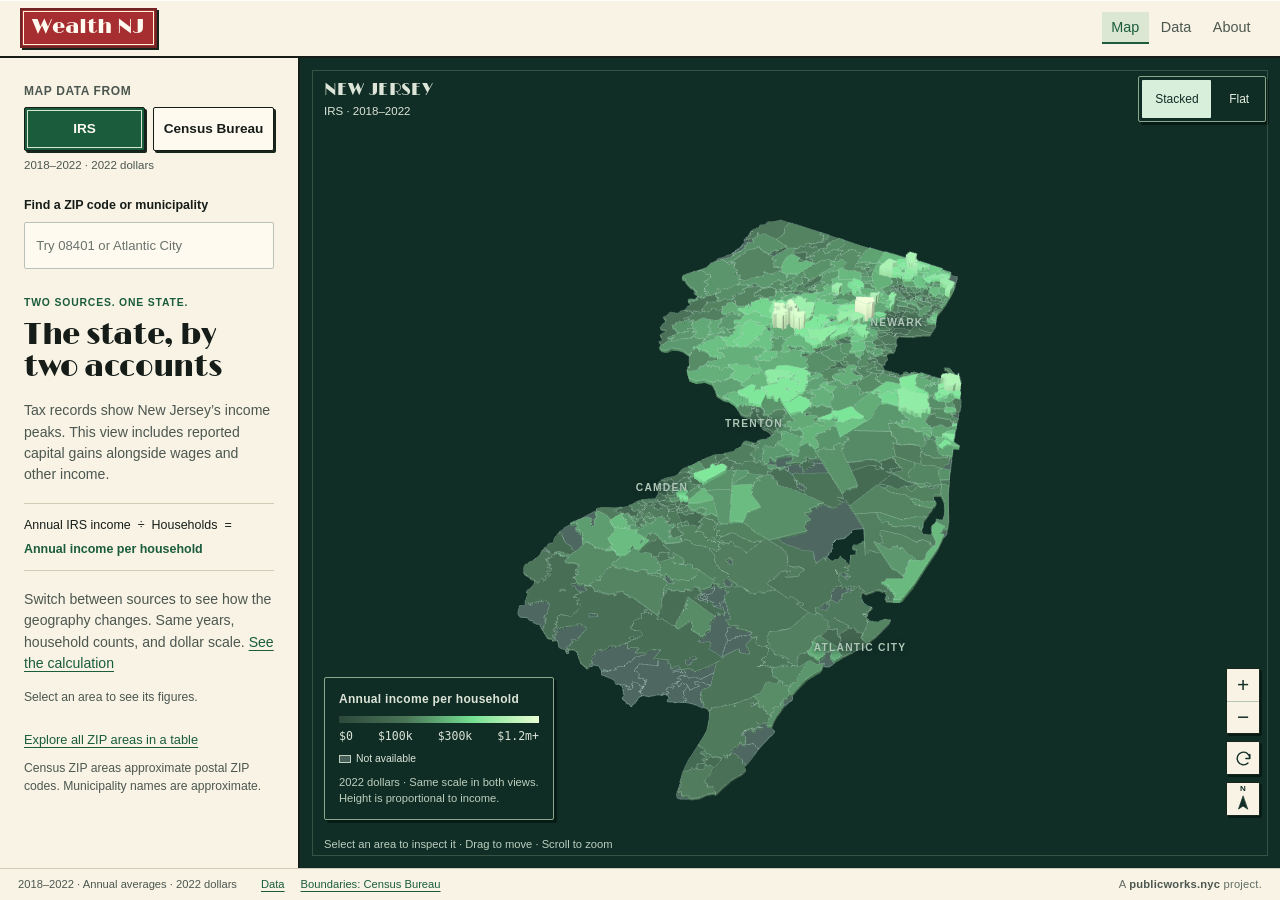
<file: docs/index.html>
<!doctype html>
<html lang="en">
  <head>
    <meta charset="utf-8" />
    <meta
      name="viewport"
      content="width=device-width,initial-scale=1,viewport-fit=cover"
    />
<link rel="icon" href="favicon.svg" type="image/svg+xml">
<link rel="apple-touch-icon" href="apple-touch-icon.png">
    <link rel="canonical" href="https://wealthnj.publicworks.nyc/" />
    <meta property="og:title" content="Wealth NJ · The state, by two accounts" />
    <meta property="og:description" content="Compare New Jersey income in IRS and Census Bureau data. Same household denominator, years, and dollar scale." />
    <meta property="og:type" content="website" />
    <title>Wealth NJ · The state, by two accounts</title>
    <meta
      name="description"
      content="Compare New Jersey income in IRS and Census Bureau data. Same household denominator, years, and dollar scale."
    />
    <meta name="theme-color" content="#113d30" />
    <link rel="preload" href="data/wealth-nj-zip-map.geojson" as="fetch" crossorigin="anonymous" />
    <link rel="stylesheet" href="vendor/maplibre-gl.css" />
    <link rel="stylesheet" href="css/site.css?v=20261009b" />
  </head>
  <body class="map-page">
    <a class="skip" href="#controls">Skip to map controls</a
    ><a class="skip" href="data.html#table">Use the data table</a>
    <header class="masthead" data-chrome="masthead"></header>
    <main id="main">
      <h1 class="sr-only">Wealth NJ map</h1>
      <section class="atlas wrap" aria-label="Explore the income map">
        <div id="mobile-search-slot"></div>
        <div class="workspace">
          <aside class="reader" aria-label="Map details">
            <button id="back-to-map" class="back-to-map" type="button">
              <span aria-hidden="true">←</span> Back to map
            </button>
            <div id="reader-content" class="reader-content">
              <div class="layer-control" id="controls">
                <span id="source-label" class="source-label"
                  >Map data from</span
                >
                <div
                  class="source-switch"
                  role="group"
                  aria-labelledby="source-label"
                >
                  <button type="button" data-layer="tax" aria-pressed="true">IRS</button>
                  <button type="button" data-layer="census" aria-pressed="false">
                    Census Bureau
                  </button>
                </div>
                <p class="fine">2018–2022 · 2022 dollars</p>
              </div>
              <div class="search-block">
                <label for="search">Find a ZIP code or municipality</label
                ><input
                  id="search"
                  type="search"
                  autocomplete="off"
                  placeholder="Try 08401 or Atlantic City"
                  aria-controls="results"
                />
                <div
                  id="results"
                  class="search-results"
                  role="group"
                  aria-label="Search results"
                ></div>
              </div>
              <div id="reading" aria-live="polite">
                <p class="eyebrow">Reading the map</p>
                <h2>IRS</h2>
                <p>Loading the data…</p>
              </div>
              <div id="selection" aria-live="polite"></div>
              <div class="reader-bottom">
                <a href="data.html#table">Explore all ZIP areas in a table</a>
                <p class="fine">
                  Census ZIP areas approximate postal ZIP codes. Municipality names
                  are approximate.
                </p>
              </div>
            </div>
          </aside>
          <div class="map-stage">
            <section
              id="map"
              aria-label="New Jersey income map. Search or use the data table to select an area without a mouse."
            ></section>
            <div class="map-heading">
              <span class="eyebrow">New Jersey</span
              ><span id="map-period">IRS · 2018–2022</span>
            </div>
            <div
              class="map-actions view-switch"
              role="group"
              aria-label="Map view"
            >
              <button type="button" id="stacked" aria-pressed="true">Stacked</button>
              <button type="button" id="flat" aria-pressed="false">Flat</button>
            </div>
            <div id="map-message" class="map-message" role="status">
              Drawing the state…
            </div>
            <div id="map-tip" class="map-tip" hidden></div>
            <div class="legend" id="legend"></div>
            <div class="map-help">
              Select an area to inspect it ·
              <span class="desktop-help">Drag to move · Scroll to zoom</span
              ><span class="mobile-help">Drag to move</span>
            </div>
          </div>
        </div>
        <div class="atlas-foot">
          <span id="snapshot">Loading source dates…</span
          ><span class="map-credits"
            ><a href="data.html#process">Data</a
            ><a href="https://www.census.gov/programs-surveys/geography/guidance/geo-areas/zctas.html"
              >Boundaries: Census Bureau</a
            ></span
          ><span class="portfolio-mark"
            >A <a href="https://publicworks.nyc/">publicworks.nyc</a> project.</span
          >
        </div>
      </section>
      <noscript
        ><p class="wrap">
          The map needs JavaScript.
          <a href="data/wealth-nj-zip.csv">Download the complete CSV</a> or
          read the <a href="data.html#process">process</a>.
        </p></noscript
      >
    </main>

    <script src="vendor/maplibre-gl.js"></script>
    <script type="module" src="js/map.js?v=20261009b"></script>
  </body>
</html>
</file>
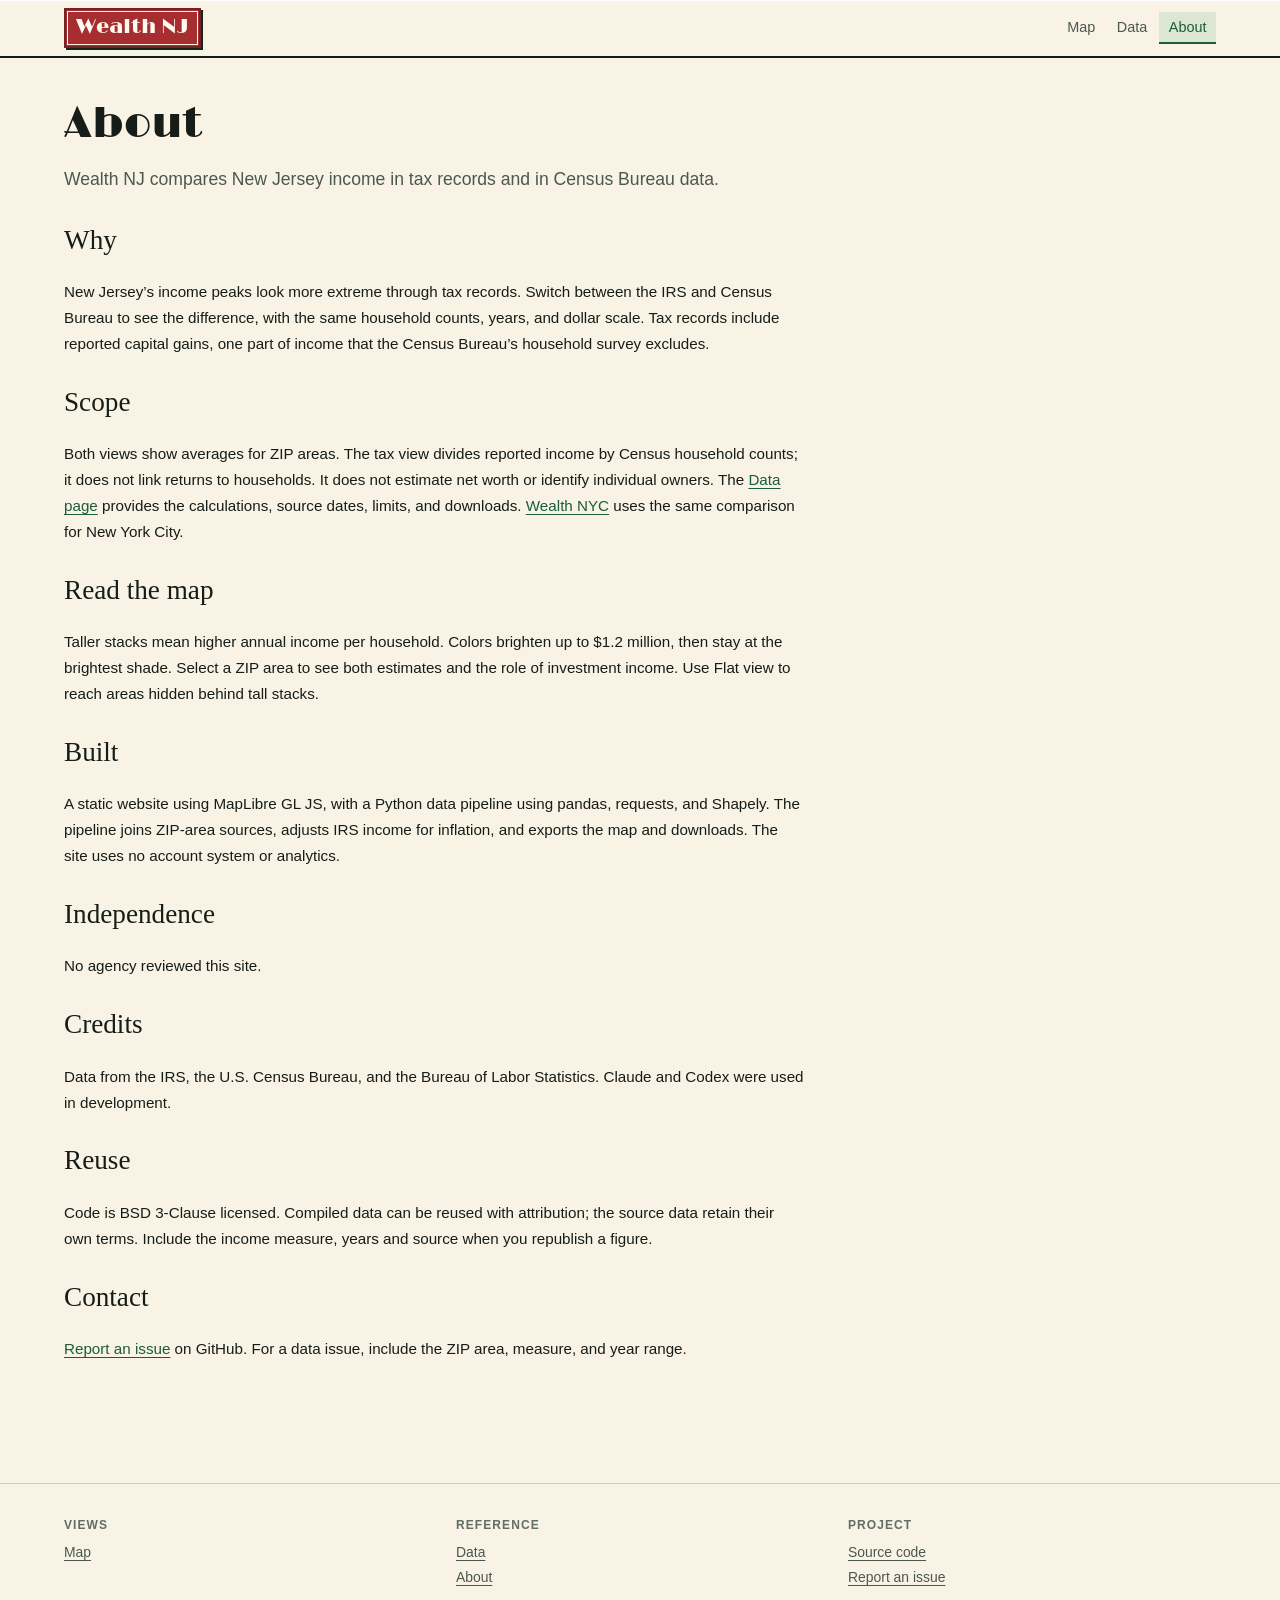
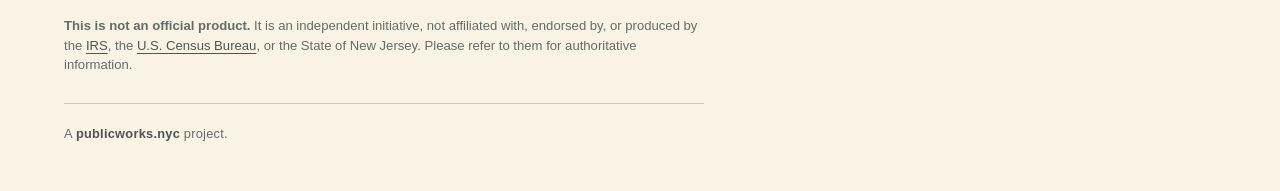
<file: docs/about.html>
<!doctype html>
<html lang="en">
  <head>
    <meta charset="utf-8" />
    <meta name="viewport" content="width=device-width,initial-scale=1" />
<link rel="icon" href="favicon.svg" type="image/svg+xml">
<link rel="apple-touch-icon" href="apple-touch-icon.png">
    <link rel="canonical" href="https://wealthnj.publicworks.nyc/about.html" />
    <meta property="og:title" content="About · Wealth NJ" />
    <meta property="og:description" content="Why Wealth NJ compares IRS and Census Bureau income." />
    <meta property="og:type" content="website" />
    <title>About · Wealth NJ</title>
    <meta
      name="description"
      content="Why Wealth NJ compares IRS and Census Bureau income."
    />
    <link rel="stylesheet" href="css/site.css?v=20261009b" />
  </head>
  <body>
    <a class="skip" href="#main">Skip to content</a>
    <header class="masthead" data-chrome="masthead"></header>
    <main id="main" class="document about wrap">
      <h1>About</h1>
      <p class="lead">
        Wealth NJ compares New Jersey income in tax records and in Census
        Bureau data.
      </p>
      <section>
        <h2>Why</h2>
        <p>
          New Jersey’s income peaks look more extreme through tax records. Switch
          between the IRS and Census Bureau to see the difference, with the same
          household counts, years, and dollar scale. Tax records include
          reported capital gains, one part of income that the Census Bureau’s
          household survey excludes.
        </p>
      </section>
      <section>
        <h2>Scope</h2>
        <p>
          Both views show averages for ZIP areas. The tax view divides reported
          income by Census household counts; it does not link returns to
          households. It does not estimate net worth or identify individual
          owners. The
          <a href="data.html">Data page</a> provides the calculations, source
          dates, limits, and downloads.
          <a href="https://wealth.publicworks.nyc/">Wealth NYC</a> uses the same comparison for New York City.
        </p>
      </section>
      <section>
        <h2>Read the map</h2>
        <p>
          Taller stacks mean higher annual income per household. Colors brighten up to $1.2 million, then stay at the brightest shade.
          Select a ZIP area to see both estimates and the role of investment
          income. Use Flat view to reach areas hidden behind tall stacks.
        </p>
      </section>
      <section>
        <h2>Built</h2>
        <p>
          A static website using MapLibre GL JS, with a Python data pipeline
          using pandas, requests, and Shapely. The pipeline joins ZIP-area
          sources, adjusts IRS income for inflation, and exports the map and
          downloads. The site uses no account system or analytics.
        </p>
      </section>
      <section>
        <h2>Independence</h2>
        <p>No agency reviewed this site.</p>
      </section>
      <section>
        <h2>Credits</h2>
        <p>
          Data from the IRS, the U.S. Census Bureau, and the Bureau of Labor
          Statistics. Claude and Codex were used in
          development.
        </p>
      </section>
      <section>
        <h2>Reuse</h2>
        <p>
          Code is BSD 3-Clause licensed. Compiled data can be reused with
          attribution; the source data retain their own terms. Include the
          income measure, years and source when you republish a figure.
        </p>
      </section>
      <section>
        <h2>Contact</h2>
        <p>
          <a href="https://github.com/jaramana/wealthnj.publicworks.nyc/issues"
            >Report an issue</a
          >
          on GitHub. For a data issue, include the ZIP area, measure, and year
          range.
        </p>
      </section>
    </main>
    <footer class="footer" data-chrome="footer"></footer>
    <script type="module">
      import { chrome } from "./js/common.js?v=20261009b";
      chrome();
    </script>
  </body>
</html>
</file>
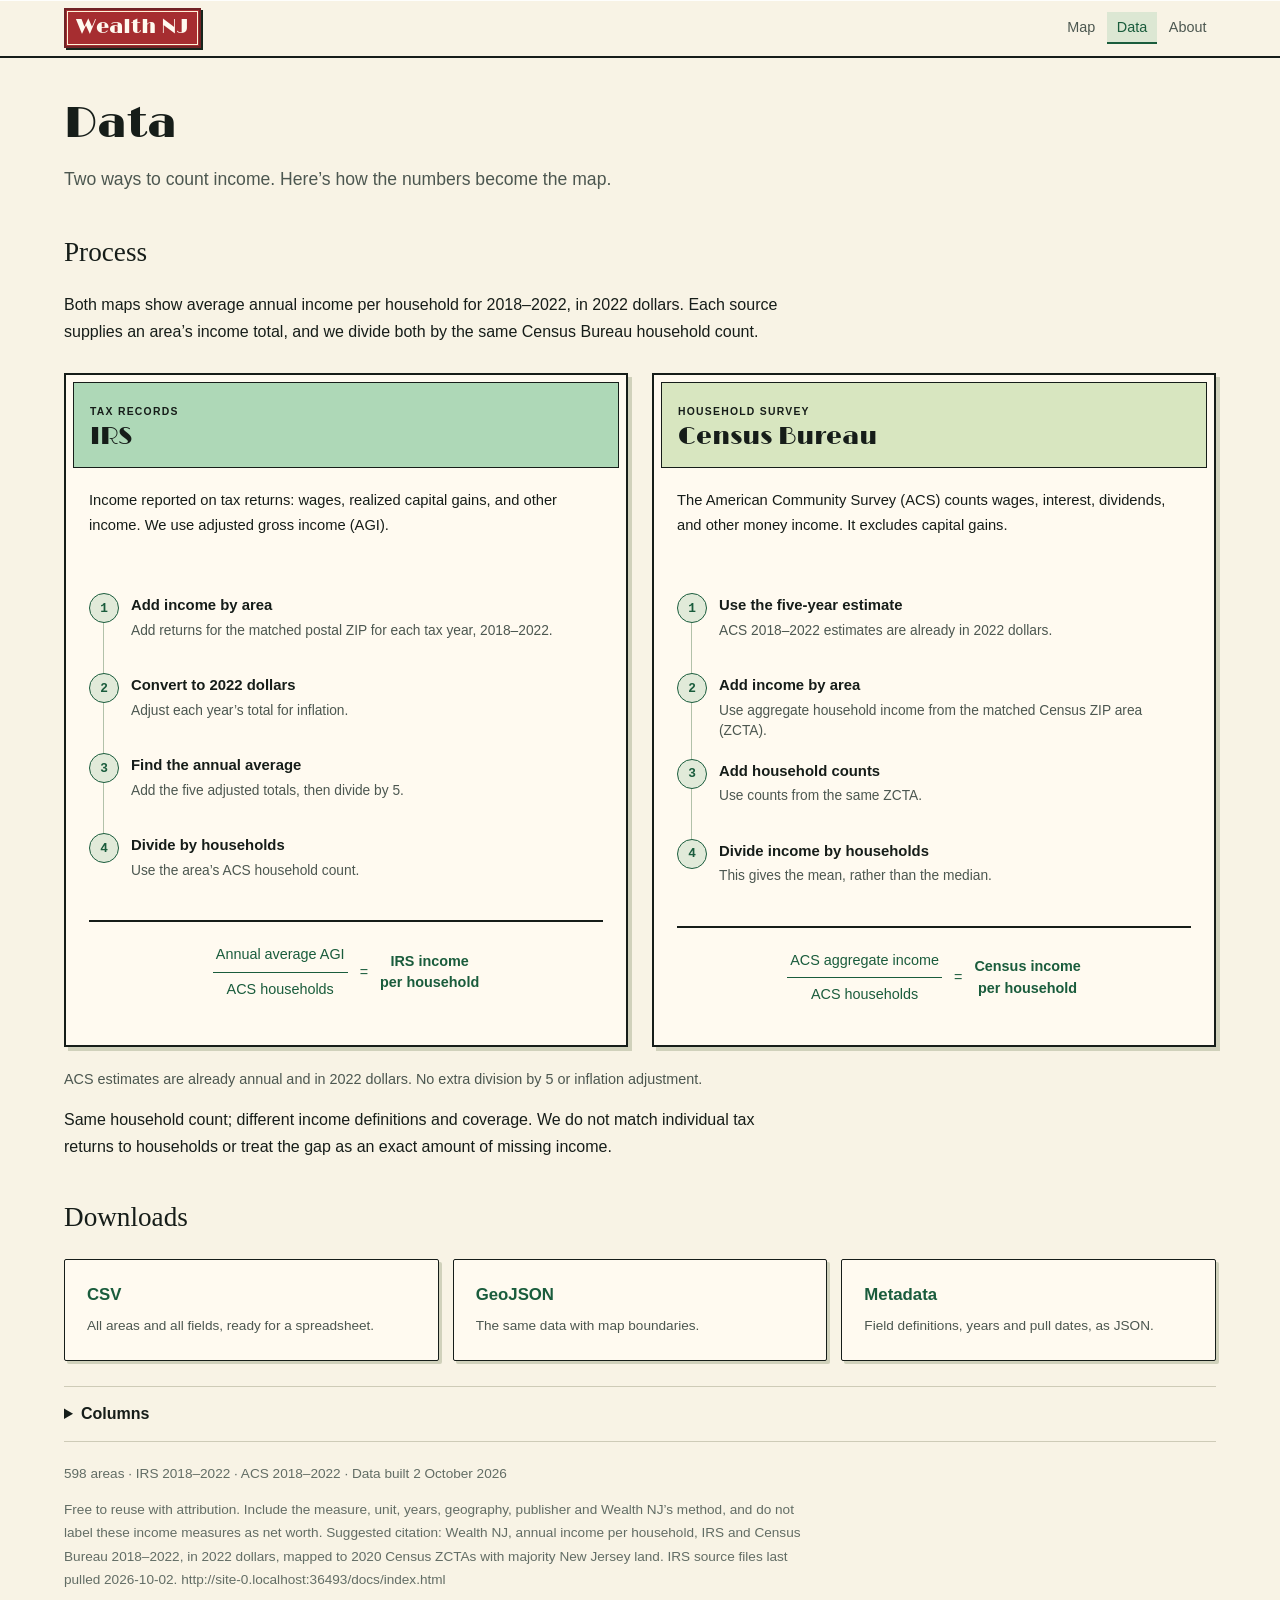
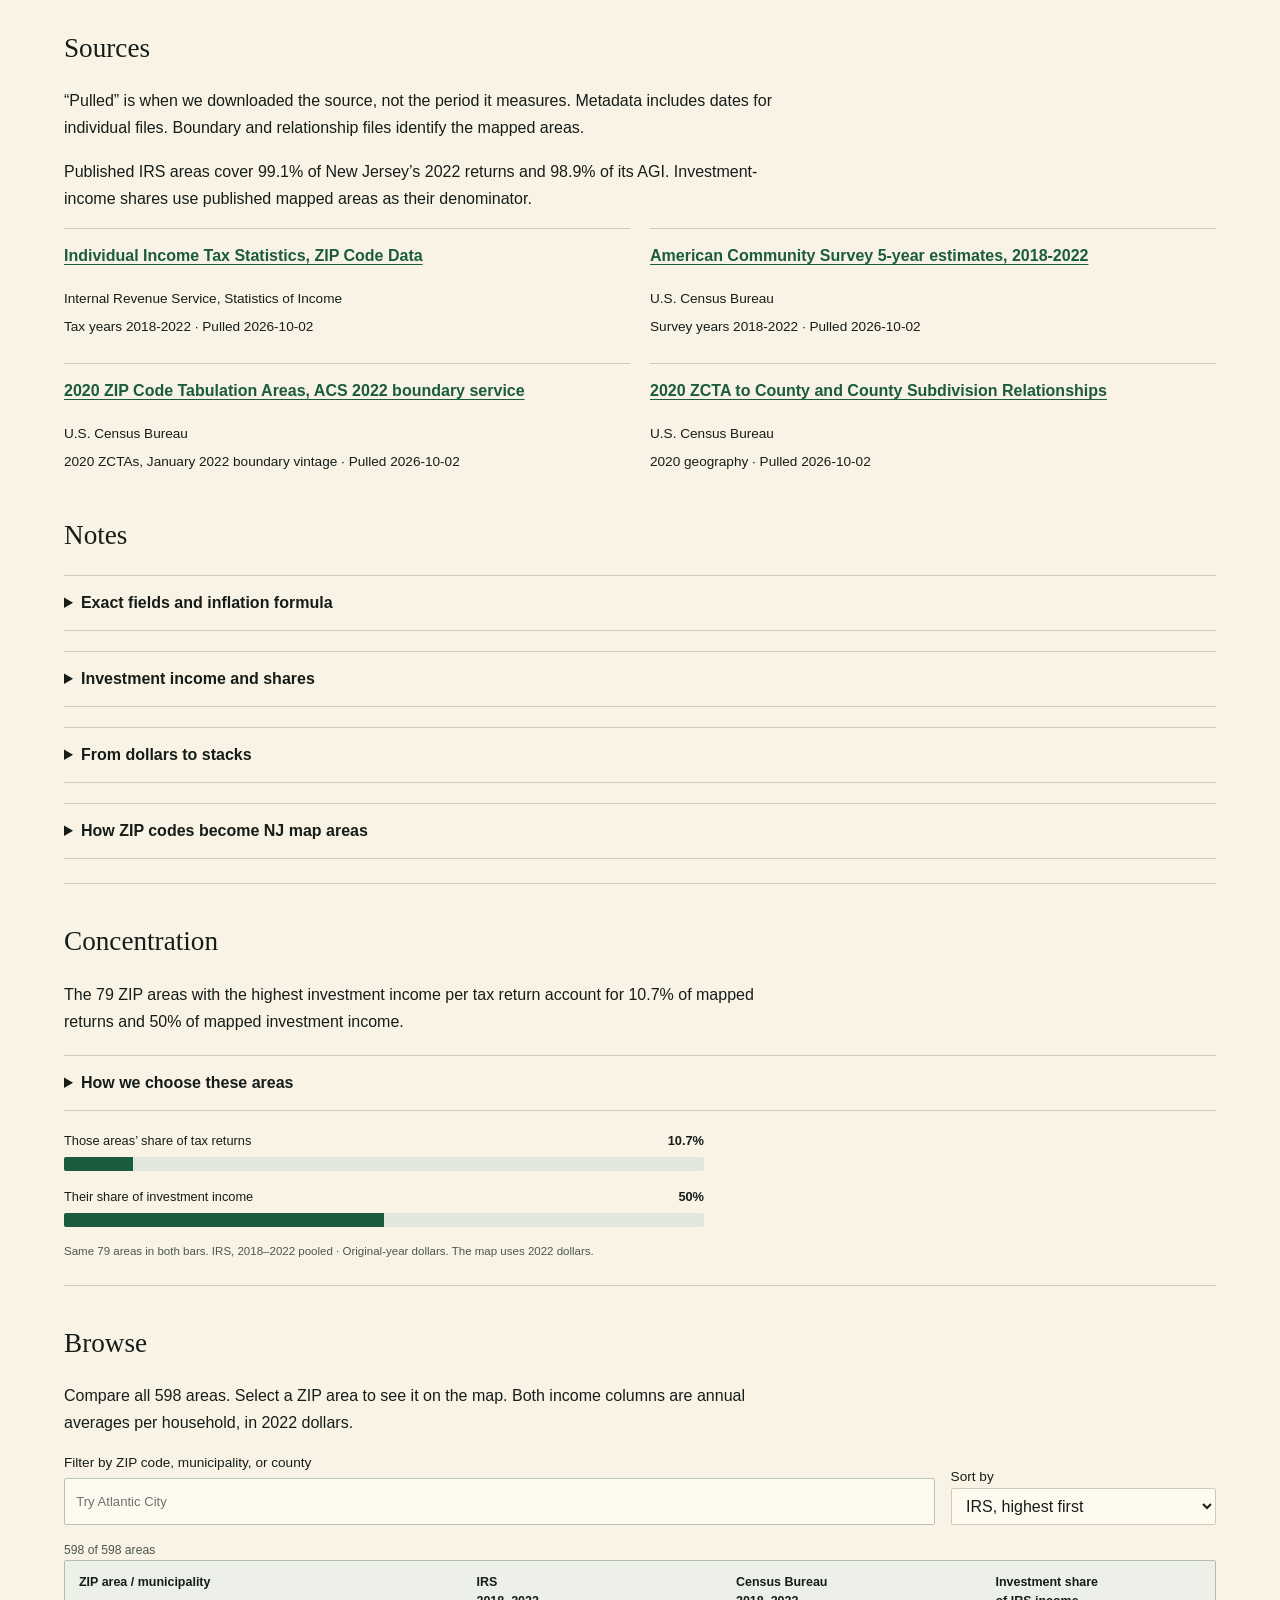
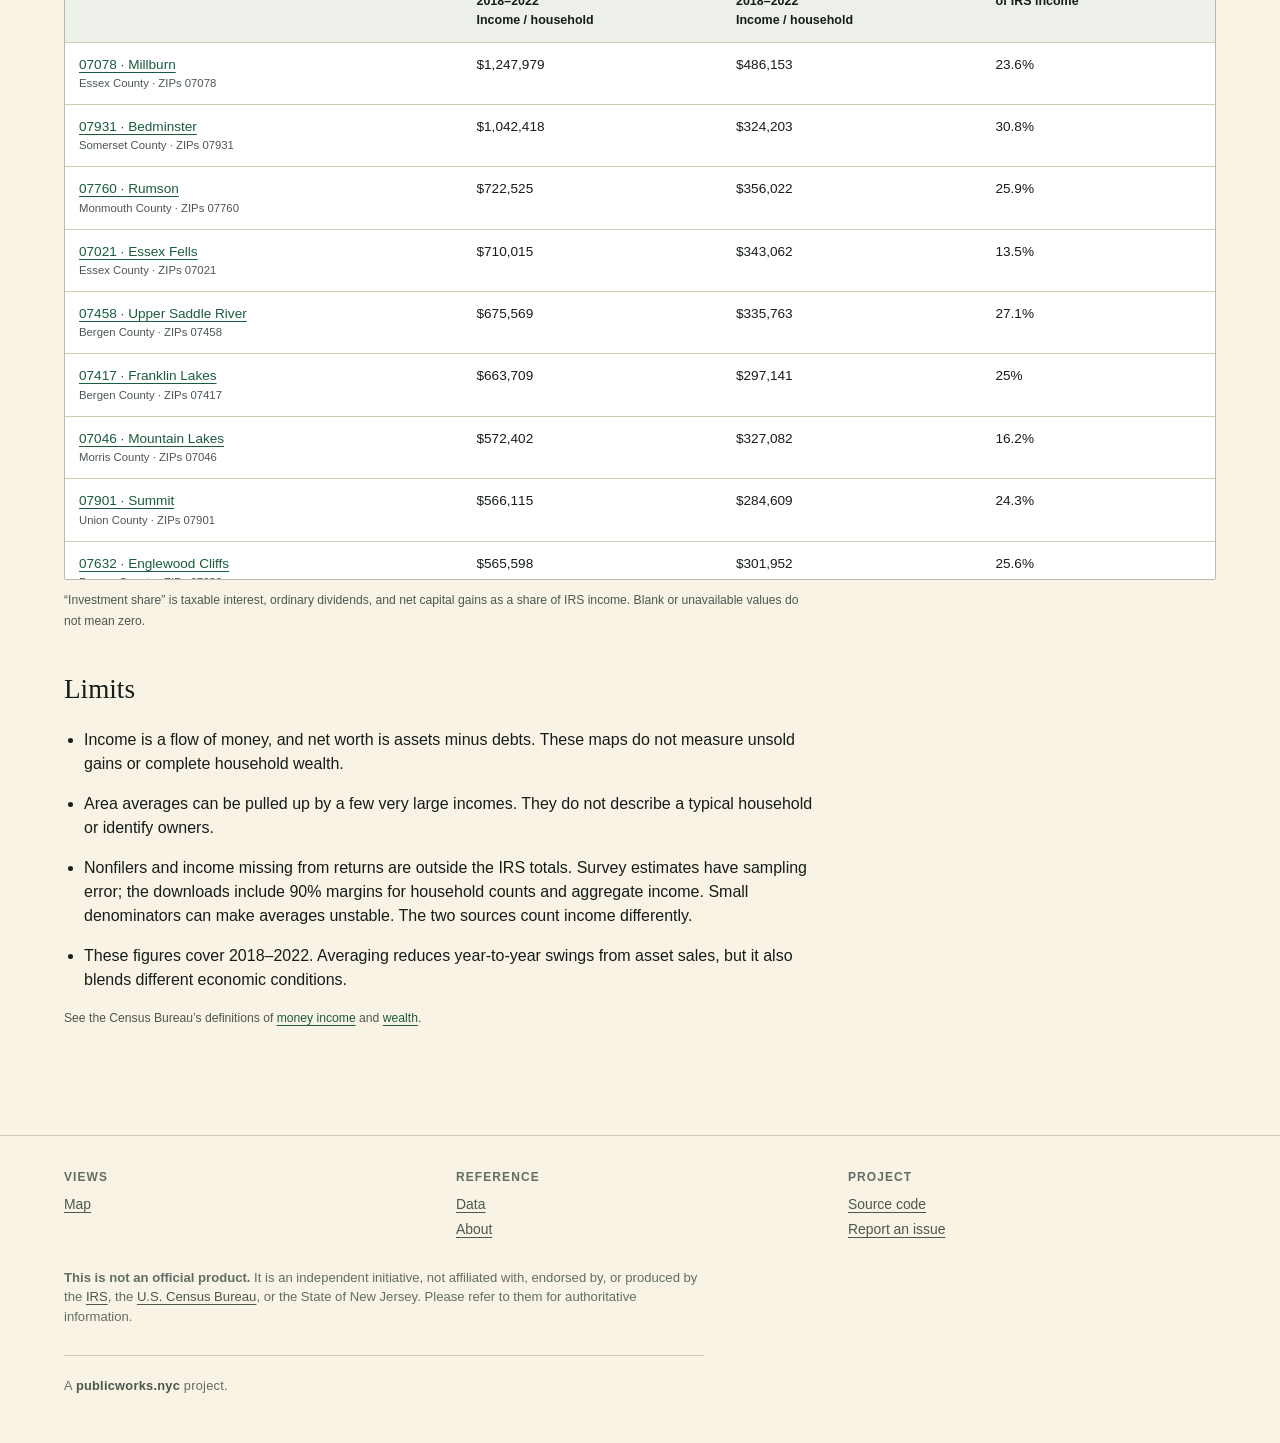
<file: docs/data.html>
<!doctype html>
<html lang="en">
  <head>
    <meta charset="utf-8" />
    <meta name="viewport" content="width=device-width,initial-scale=1" />
<link rel="icon" href="favicon.svg" type="image/svg+xml">
<link rel="apple-touch-icon" href="apple-touch-icon.png">
    <link rel="canonical" href="https://wealthnj.publicworks.nyc/data.html" />
    <meta property="og:title" content="Data · Wealth NJ" />
    <meta property="og:description" content="Download the files behind Wealth NJ and see how they are made." />
    <meta property="og:type" content="website" />
    <title>Data · Wealth NJ</title>
    <meta
      name="description"
      content="Download the files behind Wealth NJ and see how they are made."
    />
    <link rel="stylesheet" href="css/site.css?v=20261009b" />
  </head>
  <body>
    <a class="skip" href="#main">Skip to content</a>
    <header class="masthead" data-chrome="masthead"></header>
    <main id="main" class="document wrap">
      <h1>Data</h1>
      <p class="lead">
        Two ways to count income. Here’s how the numbers become the map.
      </p>

      <section id="process">
        <h2 id="method">Process</h2>
        <p>
          Both maps show average annual income per household for 2018–2022, in
          2022 dollars. Each source supplies an area’s income total, and we
          divide both by the same Census Bureau household count.
        </p>
        <div class="method-grid">
          <article class="method-card">
            <div class="method-band">
              <span class="eyebrow">Tax records</span>
              <h3>IRS</h3>
            </div>
            <div class="method-body">
              <p>
                Income reported on tax returns: wages, realized capital gains,
                and other income. We use adjusted gross income (AGI).
              </p>
              <ol class="pipeline" aria-label="IRS calculation steps">
                <li>
                  <strong>Add income by area</strong
                  ><span
                    >Add returns for the matched postal ZIP for each tax year,
                    2018–2022.</span
                  >
                </li>
                <li>
                  <strong>Convert to 2022 dollars</strong
                  ><span>Adjust each year’s total for inflation.</span>
                </li>
                <li>
                  <strong>Find the annual average</strong
                  ><span>Add the five adjusted totals, then divide by 5.</span>
                </li>
                <li>
                  <strong>Divide by households</strong
                  ><span>Use the area’s ACS household count.</span>
                </li>
              </ol>
              <div
                class="equation"
                role="math"
                aria-label="IRS income per household equals annual average adjusted gross income divided by ACS households"
              >
                <span class="fraction"
                  ><span>Annual average AGI</span
                  ><span>ACS households</span></span
                >
                <span>=</span><strong>IRS income<br />per household</strong>
              </div>
            </div>
          </article>
          <article class="method-card">
            <div class="method-band">
              <span class="eyebrow">Household survey</span>
              <h3>Census Bureau</h3>
            </div>
            <div class="method-body">
              <p>
                The American Community Survey (ACS) counts wages, interest,
                dividends, and other money income. It excludes capital gains.
              </p>
              <ol class="pipeline" aria-label="Census Bureau calculation steps">
                <li>
                  <strong>Use the five-year estimate</strong
                  ><span
                    >ACS 2018–2022 estimates are already in 2022 dollars.</span
                  >
                </li>
                <li>
                  <strong>Add income by area</strong
                  ><span
                    >Use aggregate household income from the matched Census ZIP
                    area (ZCTA).</span
                  >
                </li>
                <li>
                  <strong>Add household counts</strong
                  ><span>Use counts from the same ZCTA.</span>
                </li>
                <li>
                  <strong>Divide income by households</strong
                  ><span>This gives the mean, rather than the median.</span>
                </li>
              </ol>
              <div
                class="equation"
                role="math"
                aria-label="Census Bureau income per household equals ACS aggregate household income divided by ACS households"
              >
                <span class="fraction"
                  ><span>ACS aggregate income</span
                  ><span>ACS households</span></span
                >
                <span>=</span><strong>Census income<br />per household</strong>
              </div>
            </div>
          </article>
        </div>
        <p class="method-note">
          ACS estimates are already annual and in 2022 dollars. No extra
          division by 5 or inflation adjustment.
        </p>
        <p>
          Same household count; different income definitions and coverage. We do
          not match individual tax returns to households or treat the gap as an
          exact amount of missing income.
        </p>
      </section>

      <section id="downloads">
        <h2>Downloads</h2>
        <div class="downloads">
          <a class="download" href="data/wealth-nj-zip.csv" download>
            <h3>CSV</h3>
            <p>All areas and all fields, ready for a spreadsheet.</p>
          </a>
          <a class="download" href="data/wealth-nj-zip.geojson" download>
            <h3>GeoJSON</h3>
            <p>The same data with map boundaries.</p>
          </a>
          <a class="download" href="data/meta.json" download>
            <h3>Metadata</h3>
            <p>Field definitions, years and pull dates, as JSON.</p>
          </a>
        </div>
        <details class="columns">
          <summary>Columns</summary>
          <p>
            Blank cells mean unavailable or withheld. All fields are included in
            the CSV and GeoJSON, and only two are offered as map layers. Older
            per-return IRS dollar fields remain nominal unless their names end in
            <code>_2022</code>.
          </p>
          <section
            class="table-wrap field-guide"
            tabindex="0"
            aria-label="Scrollable field definitions"
          >
            <table>
              <thead>
                <tr>
                  <th scope="col">Field</th>
                  <th scope="col">Definition</th>
                  <th scope="col">Unit / source</th>
                </tr>
              </thead>
              <tbody id="field-rows"></tbody>
            </table>
          </section>
          
          <p>
            The downloads also retain Census medians, margins of error,
            high-income-return statistics and nominal IRS per-return fields.
            They are not additional map layers. Census medians and their margins
            of error describe each mapped ZCTA.
          </p>

          <p>
            Partnership and S-corporation income may combine income from work
            and ownership. It remains in the downloads and is excluded from our
            investment subtotal.
          </p>
        </details>
        <p id="data-vintage" class="data-note">
          Source dates are recorded in the metadata download.
        </p>
        <p class="data-note">
          Free to reuse with attribution. Include the measure, unit, years,
          geography, publisher and Wealth NJ’s method, and do not label these
          income measures as net worth.
          <span id="citation"
            >Suggested citation: Wealth NJ, annual income per household, IRS and
            Census Bureau, 2018–2022, in 2022 dollars, mapped to 2020 Census
            ZCTAs. Source pull dates are in the metadata download.</span
          >
        </p>
      </section>

      <section id="sources">
        <h2>Sources</h2>
        <p>
          “Pulled” is when we downloaded the source, not the period it measures.
          Metadata includes dates for individual files. Boundary and relationship files identify the mapped areas.
        </p>
        <p id="coverage-note"></p>
        <div id="source-list" class="source-list"></div>
      </section>


      <section id="notes">
        <h2>Notes</h2>
        <details class="technical-method">
          <summary>Exact fields and inflation formula</summary>
          <p>
            AGI is income after certain adjustments, before standard or itemized
            deductions. For each area, sum IRS field <code>A00100</code> across
            assigned ZIPs and income brackets for each year. IRS dollar fields
            are reported in thousands, so multiply by 1,000 first.
          </p>
          <div class="formula-line">
            Adjusted AGI for year y = A00100<sub>y</sub> × 1,000 × (292.655 ÷
            CPI-U<sub>y</sub>)
          </div>
          <div class="formula-line">
            IRS income / household = (adjusted AGI<sub>2018</sub> + … + adjusted
            AGI<sub>2022</sub>) ÷ 5 ÷ households
          </div>
          <div class="formula-line">
            Census income / household = Σ B19025 income ÷ Σ B19001 households
          </div>
          <p>
            Σ means “add across the ZCTAs assigned to the area.” We use the
            total estimate in each ACS table.
          </p>
          <dl class="cpi-indexes">
            <div>
              <dt>2018</dt>
              <dd>251.107</dd>
            </div>
            <div>
              <dt>2019</dt>
              <dd>255.657</dd>
            </div>
            <div>
              <dt>2020</dt>
              <dd>258.811</dd>
            </div>
            <div>
              <dt>2021</dt>
              <dd>270.970</dd>
            </div>
            <div>
              <dt>2022</dt>
              <dd>292.655</dd>
            </div>
          </dl>
          <p class="fine">
            BLS all-items CPI-U, U.S. city average, annual averages, not
            seasonally adjusted; series CUUR0000SA0.
            <a
              href="https://www.bls.gov/regions/mid-atlantic/data/consumerpriceindexannualandsemiannual_table.htm"
              >BLS annual CPI indexes</a
            >, verified September 29, 2026. Census retains its own published
            inflation adjustment.
          </p>
        </details>
        
        <details class="investment-method">
          <summary>Investment income and shares</summary>
          <p>
            We add three IRS amounts: taxable interest, ordinary dividends, and
            net capital gains. We adjust each year for inflation, then average
            the five years, just as we do for AGI.
          </p>
          <div class="formula-line investment-formula">
            Investment income = taxable interest + ordinary dividends + net
            capital gains
          </div>
          <div class="share-equations">
            <div>
              <h3>From investments</h3>
              <div
                class="equation"
                role="math"
                aria-label="Investment share equals area investment income divided by area AGI, multiplied by 100 percent"
              >
                <span class="fraction"
                  ><span>Area investment income</span
                  ><span>Area AGI</span></span
                ><span>× 100%</span>
              </div>
              <p>
                The share of an area’s IRS income that comes from these
                investments.
              </p>
            </div>
            <div>
              <h3>Share of NJ investment income</h3>
              <div
                class="equation"
                role="math"
                aria-label="NJ investment share equals area investment income divided by mapped NJ investment income, multiplied by 100 percent"
              >
                <span class="fraction"
                  ><span>Area investment income</span
                  ><span>Mapped NJ investment income</span></span
                ><span>× 100%</span>
              </div>
              <p>
                The area’s contribution to the state total. This uses total
                dollars, not dollars per household.
              </p>
            </div>
          </div>
          <p class="fine">
            IRS fields A00300 + A00600 + A01000. This subtotal excludes
            tax-exempt interest, rents, royalties, and partnership income. The
            NJ total includes mapped areas with published IRS figures.
          </p>
        </details>
        
        <details class="map-method">
          <summary>From dollars to stacks</summary>
          <p>
            Both sources use the same scale. Twice the income means twice the
            height; $1.2 million per household reaches 8,500 map meters. Zooming
            does not change that scale. Read height, rather than stack volume:
            ZIP areas have different land areas.
          </p>
          <div class="scale-explainer">
            <div class="legend-ramp"></div>
            <div class="legend-labels">
              <span>$0</span><span>$100k</span><span>$300k</span
              ><span>$1.2m+</span>
            </div>
          </div>
          <p class="fine">
            The brightest color covers $1.2 million and above; height continues to rise. These color stops are shared by both maps. Their dollar intervals
            are unequal. Flat view helps reveal areas behind tall stacks. A
            selected area turns gold.
          </p>
        </details>
        
        <details>
          <summary>How ZIP codes become NJ map areas</summary>
          <p>We use 2020 Census ZIP Code Tabulation Areas (ZCTAs) whose land lies at least half in New Jersey, based on Census county relationship files. Each ZCTA is matched to the same five-digit IRS postal ZIP within New Jersey. Postal ZIPs and Census ZCTAs differ; this is an area-level match.</p>
          <p>PO-box and unique postal ZIPs without a ZCTA are excluded. Their income is not redistributed. ZCTAs crossing the state border retain their whole Census estimates and boundaries, while IRS totals contain only New Jersey returns. The downloads record the share of ZCTA land in New Jersey.</p>
          <p>IRS figures are withheld below 1,000 returns in 2022 or without all five tax years. This publication threshold is our comparison rule, not an IRS confidentiality requirement. It also covers small residential ZIPs. Areas without households have no per-household value; unavailable values are not zero.</p>
          <p>The principal municipality and county have the largest land overlap with the ZCTA. Search also matches other intersecting NJ municipalities and counties. These are area labels, not municipal or county income estimates. A filing address does not locate a filer’s assets.</p>
        </details>
      </section>

      <section id="concentration" class="data-concentration" aria-label="Statewide concentration">
        <h2>Concentration</h2>
        <p id="concentration-copy"></p>
        <details>
          <summary>How we choose these areas</summary>
          <p>
            Rank areas by nominal investment income per tax return, then take
            the leading group in that ranking whose total reaches at least half of mapped investment
            income. Both bars describe that same group, using pooled 2018–2022
            income and returns from areas with published IRS data. This
            supplementary chart uses original-year dollars; the map uses
            inflation-adjusted dollars.
          </p>
        </details>
        <figure id="concentration-chart" class="concentration-chart"></figure>
      </section>
      
      <section id="table">
        <h2>Browse</h2>
        <p>
          Compare all <span id="area-count">NJ ZIP</span> areas. Select a ZIP area to see it on the map. Both
          income columns are annual averages per household, in 2022 dollars.
        </p>
        <div class="table-controls">
          <div>
            <label for="filter"
              >Filter by ZIP code, municipality, or county</label
            ><input id="filter" type="search" placeholder="Try Atlantic City" />
          </div>
          <div>
            <label for="sort">Sort by</label
            ><select id="sort">
              <option value="tax">IRS, highest first</option>
              <option value="census">Census Bureau, highest first</option>
              <option value="zip">ZIP code</option>
              <option value="name">Municipality</option>
            </select>
          </div>
        </div>
        <p id="row-count" role="status" class="fine"></p>
        <section
          class="table-wrap"
          tabindex="0"
          aria-label="Scrollable ZIP area data"
        >
          <table>
            <caption class="sr-only">
              Average annual income per household in 2022 dollars, from the IRS
              and Census Bureau.
            </caption>
            <thead>
              <tr>
                <th scope="col">ZIP area / municipality</th>
                <th scope="col">
                  IRS<br /><span class="table-period"></span><br />Income /
                  household
                </th>
                <th scope="col">
                  Census Bureau<br /><span class="table-period"></span
                  ><br />Income / household
                </th>
                <th scope="col">Investment share<br />of IRS income</th>
              </tr>
            </thead>
            <tbody id="rows">
              <tr>
                <td colspan="4">Loading data…</td>
              </tr>
            </tbody>
          </table>
        </section>
        <p class="fine">
          “Investment share” is taxable interest, ordinary dividends, and net
          capital gains as a share of IRS income. Blank or unavailable values do
          not mean zero.
        </p>
      </section>
      
      <section id="limits">
        <h2>Limits</h2>
        <ul class="limits-list">
          <li>
            Income is a flow of money, and net worth is assets minus debts. These
            maps do not measure unsold gains or complete household wealth.
          </li>
          <li>
            Area averages can be pulled up by a few very large incomes. They do
            not describe a typical household or identify owners.
          </li>
          <li>
            Nonfilers and income missing from returns are outside the IRS
            totals. Survey estimates have sampling error; the downloads include 90% margins for household counts and aggregate income. Small denominators can make averages unstable. The two sources
            count income differently.
          </li>
          <li>
            These figures cover 2018–2022. Averaging reduces year-to-year swings
            from asset sales, but it also blends different economic conditions.
          </li>
        </ul>
        <p class="fine">
          See the Census Bureau’s definitions of
          <a
            href="https://www.census.gov/topics/income-poverty/income/about.html"
            >money income</a
          >
          and
          <a href="https://www.census.gov/topics/income-poverty/wealth.html"
            >wealth</a
          >.
        </p>
      </section>
      <noscript
        ><p>
          The interactive table needs JavaScript. The downloads and process above
          remain available.
        </p></noscript
      >
    </main>
    <footer class="footer" data-chrome="footer"></footer>
    <script type="module" src="js/data.js?v=20261009b"></script>
  </body>
</html>
</file>
<file: docs/vendor/maplibre-gl.css>
.maplibregl-map{font:12px/20px Helvetica Neue,Arial,Helvetica,sans-serif;overflow:hidden;position:relative;-webkit-tap-highlight-color:rgb(0 0 0/0)}.maplibregl-canvas{left:0;position:absolute;top:0}.maplibregl-map:fullscreen{height:100%;width:100%}.maplibregl-ctrl-group button.maplibregl-ctrl-compass{touch-action:none}.maplibregl-canvas-container.maplibregl-interactive,.maplibregl-ctrl-group button.maplibregl-ctrl-compass{cursor:grab;-webkit-user-select:none;-moz-user-select:none;user-select:none}.maplibregl-canvas-container.maplibregl-interactive.maplibregl-track-pointer{cursor:pointer}.maplibregl-canvas-container.maplibregl-interactive:active,.maplibregl-ctrl-group button.maplibregl-ctrl-compass:active{cursor:grabbing}.maplibregl-canvas-container.maplibregl-touch-zoom-rotate,.maplibregl-canvas-container.maplibregl-touch-zoom-rotate .maplibregl-canvas{touch-action:pan-x pan-y}.maplibregl-canvas-container.maplibregl-touch-drag-pan,.maplibregl-canvas-container.maplibregl-touch-drag-pan .maplibregl-canvas{touch-action:pinch-zoom}.maplibregl-canvas-container.maplibregl-touch-zoom-rotate.maplibregl-touch-drag-pan,.maplibregl-canvas-container.maplibregl-touch-zoom-rotate.maplibregl-touch-drag-pan .maplibregl-canvas{touch-action:none}.maplibregl-canvas-container.maplibregl-touch-drag-pan.maplibregl-cooperative-gestures,.maplibregl-canvas-container.maplibregl-touch-drag-pan.maplibregl-cooperative-gestures .maplibregl-canvas{touch-action:pan-x pan-y}.maplibregl-ctrl-bottom-left,.maplibregl-ctrl-bottom-right,.maplibregl-ctrl-top-left,.maplibregl-ctrl-top-right{pointer-events:none;position:absolute;z-index:2}.maplibregl-ctrl-top-left{left:0;top:0}.maplibregl-ctrl-top-right{right:0;top:0}.maplibregl-ctrl-bottom-left{bottom:0;left:0}.maplibregl-ctrl-bottom-right{bottom:0;right:0}.maplibregl-ctrl{clear:both;pointer-events:auto;transform:translate(0)}.maplibregl-ctrl-top-left .maplibregl-ctrl{float:left;margin:10px 0 0 10px}.maplibregl-ctrl-top-right .maplibregl-ctrl{float:right;margin:10px 10px 0 0}.maplibregl-ctrl-bottom-left .maplibregl-ctrl{float:left;margin:0 0 10px 10px}.maplibregl-ctrl-bottom-right .maplibregl-ctrl{float:right;margin:0 10px 10px 0}.maplibregl-ctrl-group{background:#fff;border-radius:4px}.maplibregl-ctrl-group:not(:empty){box-shadow:0 0 0 2px rgba(0,0,0,.1)}@media (forced-colors:active){.maplibregl-ctrl-group:not(:empty){box-shadow:0 0 0 2px ButtonText}}.maplibregl-ctrl-group button{background-color:transparent;border:0;box-sizing:border-box;cursor:pointer;display:block;height:29px;outline:none;padding:0;width:29px}.maplibregl-ctrl-group button+button{border-top:1px solid #ddd}.maplibregl-ctrl button .maplibregl-ctrl-icon{background-position:50%;background-repeat:no-repeat;display:block;height:100%;width:100%}@media (forced-colors:active){.maplibregl-ctrl-icon{background-color:transparent}.maplibregl-ctrl-group button+button{border-top:1px solid ButtonText}}.maplibregl-ctrl button::-moz-focus-inner{border:0;padding:0}.maplibregl-ctrl-attrib-button:focus,.maplibregl-ctrl-group button:focus{box-shadow:0 0 2px 2px #0096ff}.maplibregl-ctrl button:disabled{cursor:not-allowed}.maplibregl-ctrl button:disabled .maplibregl-ctrl-icon{opacity:.25}.maplibregl-ctrl button:not(:disabled):hover{background-color:rgb(0 0 0/5%)}.maplibregl-ctrl-group button:focus:focus-visible{box-shadow:0 0 2px 2px #0096ff}.maplibregl-ctrl-group button:focus:not(:focus-visible){box-shadow:none}.maplibregl-ctrl-group button:focus:first-child{border-radius:4px 4px 0 0}.maplibregl-ctrl-group button:focus:last-child{border-radius:0 0 4px 4px}.maplibregl-ctrl-group button:focus:only-child{border-radius:inherit}.maplibregl-ctrl button.maplibregl-ctrl-zoom-out .maplibregl-ctrl-icon{background-image:url("data:image/svg+xml;charset=utf-8,%3Csvg xmlns='http://www.w3.org/2000/svg' width='29' height='29' fill='%23333' viewBox='0 0 29 29'%3E%3Cpath d='M10 13c-.75 0-1.5.75-1.5 1.5S9.25 16 10 16h9c.75 0 1.5-.75 1.5-1.5S19.75 13 19 13z'/%3E%3C/svg%3E")}.maplibregl-ctrl button.maplibregl-ctrl-zoom-in .maplibregl-ctrl-icon{background-image:url("data:image/svg+xml;charset=utf-8,%3Csvg xmlns='http://www.w3.org/2000/svg' width='29' height='29' fill='%23333' viewBox='0 0 29 29'%3E%3Cpath d='M14.5 8.5c-.75 0-1.5.75-1.5 1.5v3h-3c-.75 0-1.5.75-1.5 1.5S9.25 16 10 16h3v3c0 .75.75 1.5 1.5 1.5S16 19.75 16 19v-3h3c.75 0 1.5-.75 1.5-1.5S19.75 13 19 13h-3v-3c0-.75-.75-1.5-1.5-1.5'/%3E%3C/svg%3E")}@media (forced-colors:active){.maplibregl-ctrl button.maplibregl-ctrl-zoom-out .maplibregl-ctrl-icon{background-image:url("data:image/svg+xml;charset=utf-8,%3Csvg xmlns='http://www.w3.org/2000/svg' width='29' height='29' fill='%23fff' viewBox='0 0 29 29'%3E%3Cpath d='M10 13c-.75 0-1.5.75-1.5 1.5S9.25 16 10 16h9c.75 0 1.5-.75 1.5-1.5S19.75 13 19 13z'/%3E%3C/svg%3E")}.maplibregl-ctrl button.maplibregl-ctrl-zoom-in .maplibregl-ctrl-icon{background-image:url("data:image/svg+xml;charset=utf-8,%3Csvg xmlns='http://www.w3.org/2000/svg' width='29' height='29' fill='%23fff' viewBox='0 0 29 29'%3E%3Cpath d='M14.5 8.5c-.75 0-1.5.75-1.5 1.5v3h-3c-.75 0-1.5.75-1.5 1.5S9.25 16 10 16h3v3c0 .75.75 1.5 1.5 1.5S16 19.75 16 19v-3h3c.75 0 1.5-.75 1.5-1.5S19.75 13 19 13h-3v-3c0-.75-.75-1.5-1.5-1.5'/%3E%3C/svg%3E")}}@media (forced-colors:active) and (prefers-color-scheme:light){.maplibregl-ctrl button.maplibregl-ctrl-zoom-out .maplibregl-ctrl-icon{background-image:url("data:image/svg+xml;charset=utf-8,%3Csvg xmlns='http://www.w3.org/2000/svg' width='29' height='29' viewBox='0 0 29 29'%3E%3Cpath d='M10 13c-.75 0-1.5.75-1.5 1.5S9.25 16 10 16h9c.75 0 1.5-.75 1.5-1.5S19.75 13 19 13z'/%3E%3C/svg%3E")}.maplibregl-ctrl button.maplibregl-ctrl-zoom-in .maplibregl-ctrl-icon{background-image:url("data:image/svg+xml;charset=utf-8,%3Csvg xmlns='http://www.w3.org/2000/svg' width='29' height='29' viewBox='0 0 29 29'%3E%3Cpath d='M14.5 8.5c-.75 0-1.5.75-1.5 1.5v3h-3c-.75 0-1.5.75-1.5 1.5S9.25 16 10 16h3v3c0 .75.75 1.5 1.5 1.5S16 19.75 16 19v-3h3c.75 0 1.5-.75 1.5-1.5S19.75 13 19 13h-3v-3c0-.75-.75-1.5-1.5-1.5'/%3E%3C/svg%3E")}}.maplibregl-ctrl button.maplibregl-ctrl-fullscreen .maplibregl-ctrl-icon{background-image:url("data:image/svg+xml;charset=utf-8,%3Csvg xmlns='http://www.w3.org/2000/svg' width='29' height='29' fill='%23333' viewBox='0 0 29 29'%3E%3Cpath d='M24 16v5.5c0 1.75-.75 2.5-2.5 2.5H16v-1l3-1.5-4-5.5 1-1 5.5 4 1.5-3zM6 16l1.5 3 5.5-4 1 1-4 5.5 3 1.5v1H7.5C5.75 24 5 23.25 5 21.5V16zm7-11v1l-3 1.5 4 5.5-1 1-5.5-4L6 13H5V7.5C5 5.75 5.75 5 7.5 5zm11 2.5c0-1.75-.75-2.5-2.5-2.5H16v1l3 1.5-4 5.5 1 1 5.5-4 1.5 3h1z'/%3E%3C/svg%3E")}.maplibregl-ctrl button.maplibregl-ctrl-shrink .maplibregl-ctrl-icon{background-image:url("data:image/svg+xml;charset=utf-8,%3Csvg xmlns='http://www.w3.org/2000/svg' width='29' height='29' viewBox='0 0 29 29'%3E%3Cpath d='M18.5 16c-1.75 0-2.5.75-2.5 2.5V24h1l1.5-3 5.5 4 1-1-4-5.5 3-1.5v-1zM13 18.5c0-1.75-.75-2.5-2.5-2.5H5v1l3 1.5L4 24l1 1 5.5-4 1.5 3h1zm3-8c0 1.75.75 2.5 2.5 2.5H24v-1l-3-1.5L25 5l-1-1-5.5 4L17 5h-1zM10.5 13c1.75 0 2.5-.75 2.5-2.5V5h-1l-1.5 3L5 4 4 5l4 5.5L5 12v1z'/%3E%3C/svg%3E")}@media (forced-colors:active){.maplibregl-ctrl button.maplibregl-ctrl-fullscreen .maplibregl-ctrl-icon{background-image:url("data:image/svg+xml;charset=utf-8,%3Csvg xmlns='http://www.w3.org/2000/svg' width='29' height='29' fill='%23fff' viewBox='0 0 29 29'%3E%3Cpath d='M24 16v5.5c0 1.75-.75 2.5-2.5 2.5H16v-1l3-1.5-4-5.5 1-1 5.5 4 1.5-3zM6 16l1.5 3 5.5-4 1 1-4 5.5 3 1.5v1H7.5C5.75 24 5 23.25 5 21.5V16zm7-11v1l-3 1.5 4 5.5-1 1-5.5-4L6 13H5V7.5C5 5.75 5.75 5 7.5 5zm11 2.5c0-1.75-.75-2.5-2.5-2.5H16v1l3 1.5-4 5.5 1 1 5.5-4 1.5 3h1z'/%3E%3C/svg%3E")}.maplibregl-ctrl button.maplibregl-ctrl-shrink .maplibregl-ctrl-icon{background-image:url("data:image/svg+xml;charset=utf-8,%3Csvg xmlns='http://www.w3.org/2000/svg' width='29' height='29' fill='%23fff' viewBox='0 0 29 29'%3E%3Cpath d='M18.5 16c-1.75 0-2.5.75-2.5 2.5V24h1l1.5-3 5.5 4 1-1-4-5.5 3-1.5v-1zM13 18.5c0-1.75-.75-2.5-2.5-2.5H5v1l3 1.5L4 24l1 1 5.5-4 1.5 3h1zm3-8c0 1.75.75 2.5 2.5 2.5H24v-1l-3-1.5L25 5l-1-1-5.5 4L17 5h-1zM10.5 13c1.75 0 2.5-.75 2.5-2.5V5h-1l-1.5 3L5 4 4 5l4 5.5L5 12v1z'/%3E%3C/svg%3E")}}@media (forced-colors:active) and (prefers-color-scheme:light){.maplibregl-ctrl button.maplibregl-ctrl-fullscreen .maplibregl-ctrl-icon{background-image:url("data:image/svg+xml;charset=utf-8,%3Csvg xmlns='http://www.w3.org/2000/svg' width='29' height='29' viewBox='0 0 29 29'%3E%3Cpath d='M24 16v5.5c0 1.75-.75 2.5-2.5 2.5H16v-1l3-1.5-4-5.5 1-1 5.5 4 1.5-3zM6 16l1.5 3 5.5-4 1 1-4 5.5 3 1.5v1H7.5C5.75 24 5 23.25 5 21.5V16zm7-11v1l-3 1.5 4 5.5-1 1-5.5-4L6 13H5V7.5C5 5.75 5.75 5 7.5 5zm11 2.5c0-1.75-.75-2.5-2.5-2.5H16v1l3 1.5-4 5.5 1 1 5.5-4 1.5 3h1z'/%3E%3C/svg%3E")}.maplibregl-ctrl button.maplibregl-ctrl-shrink .maplibregl-ctrl-icon{background-image:url("data:image/svg+xml;charset=utf-8,%3Csvg xmlns='http://www.w3.org/2000/svg' width='29' height='29' viewBox='0 0 29 29'%3E%3Cpath d='M18.5 16c-1.75 0-2.5.75-2.5 2.5V24h1l1.5-3 5.5 4 1-1-4-5.5 3-1.5v-1zM13 18.5c0-1.75-.75-2.5-2.5-2.5H5v1l3 1.5L4 24l1 1 5.5-4 1.5 3h1zm3-8c0 1.75.75 2.5 2.5 2.5H24v-1l-3-1.5L25 5l-1-1-5.5 4L17 5h-1zM10.5 13c1.75 0 2.5-.75 2.5-2.5V5h-1l-1.5 3L5 4 4 5l4 5.5L5 12v1z'/%3E%3C/svg%3E")}}.maplibregl-ctrl button.maplibregl-ctrl-compass .maplibregl-ctrl-icon{background-image:url("data:image/svg+xml;charset=utf-8,%3Csvg xmlns='http://www.w3.org/2000/svg' width='29' height='29' fill='%23333' viewBox='0 0 29 29'%3E%3Cpath d='m10.5 14 4-8 4 8z'/%3E%3Cpath fill='%23ccc' d='m10.5 16 4 8 4-8z'/%3E%3C/svg%3E")}@media (forced-colors:active){.maplibregl-ctrl button.maplibregl-ctrl-compass .maplibregl-ctrl-icon{background-image:url("data:image/svg+xml;charset=utf-8,%3Csvg xmlns='http://www.w3.org/2000/svg' width='29' height='29' fill='%23fff' viewBox='0 0 29 29'%3E%3Cpath d='m10.5 14 4-8 4 8z'/%3E%3Cpath fill='%23ccc' d='m10.5 16 4 8 4-8z'/%3E%3C/svg%3E")}}@media (forced-colors:active) and (prefers-color-scheme:light){.maplibregl-ctrl button.maplibregl-ctrl-compass .maplibregl-ctrl-icon{background-image:url("data:image/svg+xml;charset=utf-8,%3Csvg xmlns='http://www.w3.org/2000/svg' width='29' height='29' viewBox='0 0 29 29'%3E%3Cpath d='m10.5 14 4-8 4 8z'/%3E%3Cpath fill='%23ccc' d='m10.5 16 4 8 4-8z'/%3E%3C/svg%3E")}}.maplibregl-ctrl button.maplibregl-ctrl-terrain .maplibregl-ctrl-icon{background-image:url("data:image/svg+xml;charset=utf-8,%3Csvg xmlns='http://www.w3.org/2000/svg' width='22' height='22' fill='%23333' viewBox='0 0 22 22'%3E%3Cpath d='m1.754 13.406 4.453-4.851 3.09 3.09 3.281 3.277.969-.969-3.309-3.312 3.844-4.121 6.148 6.886h1.082v-.855l-7.207-8.07-4.84 5.187L6.169 6.57l-5.48 5.965v.871ZM.688 16.844h20.625v1.375H.688Zm0 0'/%3E%3C/svg%3E")}.maplibregl-ctrl button.maplibregl-ctrl-terrain-enabled .maplibregl-ctrl-icon{background-image:url("data:image/svg+xml;charset=utf-8,%3Csvg xmlns='http://www.w3.org/2000/svg' width='22' height='22' fill='%2333b5e5' viewBox='0 0 22 22'%3E%3Cpath d='m1.754 13.406 4.453-4.851 3.09 3.09 3.281 3.277.969-.969-3.309-3.312 3.844-4.121 6.148 6.886h1.082v-.855l-7.207-8.07-4.84 5.187L6.169 6.57l-5.48 5.965v.871ZM.688 16.844h20.625v1.375H.688Zm0 0'/%3E%3C/svg%3E")}.maplibregl-ctrl button.maplibregl-ctrl-geolocate .maplibregl-ctrl-icon{background-image:url("data:image/svg+xml;charset=utf-8,%3Csvg xmlns='http://www.w3.org/2000/svg' width='29' height='29' fill='%23333' viewBox='0 0 20 20'%3E%3Cpath d='M10 4C9 4 9 5 9 5v.1A5 5 0 0 0 5.1 9H5s-1 0-1 1 1 1 1 1h.1A5 5 0 0 0 9 14.9v.1s0 1 1 1 1-1 1-1v-.1a5 5 0 0 0 3.9-3.9h.1s1 0 1-1-1-1-1-1h-.1A5 5 0 0 0 11 5.1V5s0-1-1-1m0 2.5a3.5 3.5 0 1 1 0 7 3.5 3.5 0 1 1 0-7'/%3E%3Ccircle cx='10' cy='10' r='2'/%3E%3C/svg%3E")}.maplibregl-ctrl button.maplibregl-ctrl-geolocate:disabled .maplibregl-ctrl-icon{background-image:url("data:image/svg+xml;charset=utf-8,%3Csvg xmlns='http://www.w3.org/2000/svg' width='29' height='29' fill='%23aaa' viewBox='0 0 20 20'%3E%3Cpath d='M10 4C9 4 9 5 9 5v.1A5 5 0 0 0 5.1 9H5s-1 0-1 1 1 1 1 1h.1A5 5 0 0 0 9 14.9v.1s0 1 1 1 1-1 1-1v-.1a5 5 0 0 0 3.9-3.9h.1s1 0 1-1-1-1-1-1h-.1A5 5 0 0 0 11 5.1V5s0-1-1-1m0 2.5a3.5 3.5 0 1 1 0 7 3.5 3.5 0 1 1 0-7'/%3E%3Ccircle cx='10' cy='10' r='2'/%3E%3Cpath fill='red' d='m14 5 1 1-9 9-1-1z'/%3E%3C/svg%3E")}.maplibregl-ctrl button.maplibregl-ctrl-geolocate.maplibregl-ctrl-geolocate-active .maplibregl-ctrl-icon{background-image:url("data:image/svg+xml;charset=utf-8,%3Csvg xmlns='http://www.w3.org/2000/svg' width='29' height='29' fill='%2333b5e5' viewBox='0 0 20 20'%3E%3Cpath d='M10 4C9 4 9 5 9 5v.1A5 5 0 0 0 5.1 9H5s-1 0-1 1 1 1 1 1h.1A5 5 0 0 0 9 14.9v.1s0 1 1 1 1-1 1-1v-.1a5 5 0 0 0 3.9-3.9h.1s1 0 1-1-1-1-1-1h-.1A5 5 0 0 0 11 5.1V5s0-1-1-1m0 2.5a3.5 3.5 0 1 1 0 7 3.5 3.5 0 1 1 0-7'/%3E%3Ccircle cx='10' cy='10' r='2'/%3E%3C/svg%3E")}.maplibregl-ctrl button.maplibregl-ctrl-geolocate.maplibregl-ctrl-geolocate-active-error .maplibregl-ctrl-icon{background-image:url("data:image/svg+xml;charset=utf-8,%3Csvg xmlns='http://www.w3.org/2000/svg' width='29' height='29' fill='%23e58978' viewBox='0 0 20 20'%3E%3Cpath d='M10 4C9 4 9 5 9 5v.1A5 5 0 0 0 5.1 9H5s-1 0-1 1 1 1 1 1h.1A5 5 0 0 0 9 14.9v.1s0 1 1 1 1-1 1-1v-.1a5 5 0 0 0 3.9-3.9h.1s1 0 1-1-1-1-1-1h-.1A5 5 0 0 0 11 5.1V5s0-1-1-1m0 2.5a3.5 3.5 0 1 1 0 7 3.5 3.5 0 1 1 0-7'/%3E%3Ccircle cx='10' cy='10' r='2'/%3E%3C/svg%3E")}.maplibregl-ctrl button.maplibregl-ctrl-geolocate.maplibregl-ctrl-geolocate-background .maplibregl-ctrl-icon{background-image:url("data:image/svg+xml;charset=utf-8,%3Csvg xmlns='http://www.w3.org/2000/svg' width='29' height='29' fill='%2333b5e5' viewBox='0 0 20 20'%3E%3Cpath d='M10 4C9 4 9 5 9 5v.1A5 5 0 0 0 5.1 9H5s-1 0-1 1 1 1 1 1h.1A5 5 0 0 0 9 14.9v.1s0 1 1 1 1-1 1-1v-.1a5 5 0 0 0 3.9-3.9h.1s1 0 1-1-1-1-1-1h-.1A5 5 0 0 0 11 5.1V5s0-1-1-1m0 2.5a3.5 3.5 0 1 1 0 7 3.5 3.5 0 1 1 0-7'/%3E%3C/svg%3E")}.maplibregl-ctrl button.maplibregl-ctrl-geolocate.maplibregl-ctrl-geolocate-background-error .maplibregl-ctrl-icon{background-image:url("data:image/svg+xml;charset=utf-8,%3Csvg xmlns='http://www.w3.org/2000/svg' width='29' height='29' fill='%23e54e33' viewBox='0 0 20 20'%3E%3Cpath d='M10 4C9 4 9 5 9 5v.1A5 5 0 0 0 5.1 9H5s-1 0-1 1 1 1 1 1h.1A5 5 0 0 0 9 14.9v.1s0 1 1 1 1-1 1-1v-.1a5 5 0 0 0 3.9-3.9h.1s1 0 1-1-1-1-1-1h-.1A5 5 0 0 0 11 5.1V5s0-1-1-1m0 2.5a3.5 3.5 0 1 1 0 7 3.5 3.5 0 1 1 0-7'/%3E%3C/svg%3E")}.maplibregl-ctrl button.maplibregl-ctrl-geolocate.maplibregl-ctrl-geolocate-waiting .maplibregl-ctrl-icon{animation:maplibregl-spin 2s linear infinite}@media (forced-colors:active){.maplibregl-ctrl button.maplibregl-ctrl-geolocate .maplibregl-ctrl-icon{background-image:url("data:image/svg+xml;charset=utf-8,%3Csvg xmlns='http://www.w3.org/2000/svg' width='29' height='29' fill='%23fff' viewBox='0 0 20 20'%3E%3Cpath d='M10 4C9 4 9 5 9 5v.1A5 5 0 0 0 5.1 9H5s-1 0-1 1 1 1 1 1h.1A5 5 0 0 0 9 14.9v.1s0 1 1 1 1-1 1-1v-.1a5 5 0 0 0 3.9-3.9h.1s1 0 1-1-1-1-1-1h-.1A5 5 0 0 0 11 5.1V5s0-1-1-1m0 2.5a3.5 3.5 0 1 1 0 7 3.5 3.5 0 1 1 0-7'/%3E%3Ccircle cx='10' cy='10' r='2'/%3E%3C/svg%3E")}.maplibregl-ctrl button.maplibregl-ctrl-geolocate:disabled .maplibregl-ctrl-icon{background-image:url("data:image/svg+xml;charset=utf-8,%3Csvg xmlns='http://www.w3.org/2000/svg' width='29' height='29' fill='%23999' viewBox='0 0 20 20'%3E%3Cpath d='M10 4C9 4 9 5 9 5v.1A5 5 0 0 0 5.1 9H5s-1 0-1 1 1 1 1 1h.1A5 5 0 0 0 9 14.9v.1s0 1 1 1 1-1 1-1v-.1a5 5 0 0 0 3.9-3.9h.1s1 0 1-1-1-1-1-1h-.1A5 5 0 0 0 11 5.1V5s0-1-1-1m0 2.5a3.5 3.5 0 1 1 0 7 3.5 3.5 0 1 1 0-7'/%3E%3Ccircle cx='10' cy='10' r='2'/%3E%3Cpath fill='red' d='m14 5 1 1-9 9-1-1z'/%3E%3C/svg%3E")}.maplibregl-ctrl button.maplibregl-ctrl-geolocate.maplibregl-ctrl-geolocate-active .maplibregl-ctrl-icon{background-image:url("data:image/svg+xml;charset=utf-8,%3Csvg xmlns='http://www.w3.org/2000/svg' width='29' height='29' fill='%2333b5e5' viewBox='0 0 20 20'%3E%3Cpath d='M10 4C9 4 9 5 9 5v.1A5 5 0 0 0 5.1 9H5s-1 0-1 1 1 1 1 1h.1A5 5 0 0 0 9 14.9v.1s0 1 1 1 1-1 1-1v-.1a5 5 0 0 0 3.9-3.9h.1s1 0 1-1-1-1-1-1h-.1A5 5 0 0 0 11 5.1V5s0-1-1-1m0 2.5a3.5 3.5 0 1 1 0 7 3.5 3.5 0 1 1 0-7'/%3E%3Ccircle cx='10' cy='10' r='2'/%3E%3C/svg%3E")}.maplibregl-ctrl button.maplibregl-ctrl-geolocate.maplibregl-ctrl-geolocate-active-error .maplibregl-ctrl-icon{background-image:url("data:image/svg+xml;charset=utf-8,%3Csvg xmlns='http://www.w3.org/2000/svg' width='29' height='29' fill='%23e58978' viewBox='0 0 20 20'%3E%3Cpath d='M10 4C9 4 9 5 9 5v.1A5 5 0 0 0 5.1 9H5s-1 0-1 1 1 1 1 1h.1A5 5 0 0 0 9 14.9v.1s0 1 1 1 1-1 1-1v-.1a5 5 0 0 0 3.9-3.9h.1s1 0 1-1-1-1-1-1h-.1A5 5 0 0 0 11 5.1V5s0-1-1-1m0 2.5a3.5 3.5 0 1 1 0 7 3.5 3.5 0 1 1 0-7'/%3E%3Ccircle cx='10' cy='10' r='2'/%3E%3C/svg%3E")}.maplibregl-ctrl button.maplibregl-ctrl-geolocate.maplibregl-ctrl-geolocate-background .maplibregl-ctrl-icon{background-image:url("data:image/svg+xml;charset=utf-8,%3Csvg xmlns='http://www.w3.org/2000/svg' width='29' height='29' fill='%2333b5e5' viewBox='0 0 20 20'%3E%3Cpath d='M10 4C9 4 9 5 9 5v.1A5 5 0 0 0 5.1 9H5s-1 0-1 1 1 1 1 1h.1A5 5 0 0 0 9 14.9v.1s0 1 1 1 1-1 1-1v-.1a5 5 0 0 0 3.9-3.9h.1s1 0 1-1-1-1-1-1h-.1A5 5 0 0 0 11 5.1V5s0-1-1-1m0 2.5a3.5 3.5 0 1 1 0 7 3.5 3.5 0 1 1 0-7'/%3E%3C/svg%3E")}.maplibregl-ctrl button.maplibregl-ctrl-geolocate.maplibregl-ctrl-geolocate-background-error .maplibregl-ctrl-icon{background-image:url("data:image/svg+xml;charset=utf-8,%3Csvg xmlns='http://www.w3.org/2000/svg' width='29' height='29' fill='%23e54e33' viewBox='0 0 20 20'%3E%3Cpath d='M10 4C9 4 9 5 9 5v.1A5 5 0 0 0 5.1 9H5s-1 0-1 1 1 1 1 1h.1A5 5 0 0 0 9 14.9v.1s0 1 1 1 1-1 1-1v-.1a5 5 0 0 0 3.9-3.9h.1s1 0 1-1-1-1-1-1h-.1A5 5 0 0 0 11 5.1V5s0-1-1-1m0 2.5a3.5 3.5 0 1 1 0 7 3.5 3.5 0 1 1 0-7'/%3E%3C/svg%3E")}}@media (forced-colors:active) and (prefers-color-scheme:light){.maplibregl-ctrl button.maplibregl-ctrl-geolocate .maplibregl-ctrl-icon{background-image:url("data:image/svg+xml;charset=utf-8,%3Csvg xmlns='http://www.w3.org/2000/svg' width='29' height='29' viewBox='0 0 20 20'%3E%3Cpath d='M10 4C9 4 9 5 9 5v.1A5 5 0 0 0 5.1 9H5s-1 0-1 1 1 1 1 1h.1A5 5 0 0 0 9 14.9v.1s0 1 1 1 1-1 1-1v-.1a5 5 0 0 0 3.9-3.9h.1s1 0 1-1-1-1-1-1h-.1A5 5 0 0 0 11 5.1V5s0-1-1-1m0 2.5a3.5 3.5 0 1 1 0 7 3.5 3.5 0 1 1 0-7'/%3E%3Ccircle cx='10' cy='10' r='2'/%3E%3C/svg%3E")}.maplibregl-ctrl button.maplibregl-ctrl-geolocate:disabled .maplibregl-ctrl-icon{background-image:url("data:image/svg+xml;charset=utf-8,%3Csvg xmlns='http://www.w3.org/2000/svg' width='29' height='29' fill='%23666' viewBox='0 0 20 20'%3E%3Cpath d='M10 4C9 4 9 5 9 5v.1A5 5 0 0 0 5.1 9H5s-1 0-1 1 1 1 1 1h.1A5 5 0 0 0 9 14.9v.1s0 1 1 1 1-1 1-1v-.1a5 5 0 0 0 3.9-3.9h.1s1 0 1-1-1-1-1-1h-.1A5 5 0 0 0 11 5.1V5s0-1-1-1m0 2.5a3.5 3.5 0 1 1 0 7 3.5 3.5 0 1 1 0-7'/%3E%3Ccircle cx='10' cy='10' r='2'/%3E%3Cpath fill='red' d='m14 5 1 1-9 9-1-1z'/%3E%3C/svg%3E")}}@keyframes maplibregl-spin{0%{transform:rotate(0deg)}to{transform:rotate(1turn)}}a.maplibregl-ctrl-logo{background-image:url("data:image/svg+xml;charset=utf-8,%3Csvg xmlns='http://www.w3.org/2000/svg' width='88' height='23' fill='none'%3E%3Cpath fill='%23000' fill-opacity='.4' fill-rule='evenodd' d='M17.408 16.796h-1.827l2.501-12.095h.198l3.324 6.533.988 2.19.988-2.19 3.258-6.533h.181l2.6 12.095h-1.81l-1.218-5.644-.362-1.71-.658 1.71-2.929 5.644h-.098l-2.914-5.644-.757-1.71-.345 1.71zm1.958-3.42-.726 3.663a1.255 1.255 0 0 1-1.232 1.011h-1.827a1.255 1.255 0 0 1-1.229-1.509l2.501-12.095a1.255 1.255 0 0 1 1.23-1.001h.197a1.25 1.25 0 0 1 1.12.685l3.19 6.273 3.125-6.263a1.25 1.25 0 0 1 1.123-.695h.181a1.255 1.255 0 0 1 1.227.991l1.443 6.71a5 5 0 0 1 .314-.787l.009-.016a4.6 4.6 0 0 1 1.777-1.887c.782-.46 1.668-.667 2.611-.667a4.6 4.6 0 0 1 1.7.32l.306.134c.21-.16.474-.256.759-.256h1.694a1.255 1.255 0 0 1 1.212.925 1.255 1.255 0 0 1 1.212-.925h1.711c.284 0 .545.094.755.252.613-.3 1.312-.45 2.075-.45 1.356 0 2.557.445 3.482 1.4q.47.48.763 1.064V4.701a1.255 1.255 0 0 1 1.255-1.255h1.86A1.255 1.255 0 0 1 54.44 4.7v9.194h2.217c.19 0 .37.043.532.118v-4.77c0-.356.147-.678.385-.906a2.42 2.42 0 0 1-.682-1.71c0-.665.267-1.253.735-1.7a2.45 2.45 0 0 1 1.722-.674 2.43 2.43 0 0 1 1.705.675q.318.302.504.683V4.7a1.255 1.255 0 0 1 1.255-1.255h1.744A1.255 1.255 0 0 1 65.812 4.7v3.335a4.8 4.8 0 0 1 1.526-.246c.938 0 1.817.214 2.59.69a4.47 4.47 0 0 1 1.67 1.743v-.98a1.255 1.255 0 0 1 1.256-1.256h1.777c.233 0 .451.064.639.174a3.4 3.4 0 0 1 1.567-.372c.346 0 .861.02 1.285.232a1.25 1.25 0 0 1 .689 1.004 4.7 4.7 0 0 1 .853-.588c.795-.44 1.675-.647 2.61-.647 1.385 0 2.65.39 3.525 1.396.836.938 1.168 2.173 1.168 3.528q-.001.515-.056 1.051a1.255 1.255 0 0 1-.947 1.09l.408.952a1.255 1.255 0 0 1-.477 1.552c-.418.268-.92.463-1.458.612-.613.171-1.304.244-2.049.244-1.06 0-2.043-.207-2.886-.698l-.015-.008c-.798-.48-1.419-1.135-1.818-1.963l-.004-.008a5.8 5.8 0 0 1-.548-2.512q0-.429.053-.843a1.3 1.3 0 0 1-.333-.086l-.166-.004c-.223 0-.426.062-.643.228-.03.024-.142.139-.142.59v3.883a1.255 1.255 0 0 1-1.256 1.256h-1.777a1.255 1.255 0 0 1-1.256-1.256V15.69l-.032.057a4.8 4.8 0 0 1-1.86 1.833 5.04 5.04 0 0 1-2.484.634 4.5 4.5 0 0 1-1.935-.424 1.25 1.25 0 0 1-.764.258h-1.71a1.255 1.255 0 0 1-1.256-1.255V7.687a2.4 2.4 0 0 1-.428.625c.253.23.412.561.412.93v7.553a1.255 1.255 0 0 1-1.256 1.255h-1.843a1.25 1.25 0 0 1-.894-.373c-.228.23-.544.373-.894.373H51.32a1.255 1.255 0 0 1-1.256-1.255v-1.251l-.061.117a4.7 4.7 0 0 1-1.782 1.884 4.77 4.77 0 0 1-2.485.67 5.6 5.6 0 0 1-1.485-.188l.009 2.764a1.255 1.255 0 0 1-1.255 1.259h-1.729a1.255 1.255 0 0 1-1.255-1.255v-3.537a1.255 1.255 0 0 1-1.167.793h-1.679a1.25 1.25 0 0 1-.77-.263 4.5 4.5 0 0 1-1.945.429c-.885 0-1.724-.21-2.495-.632l-.017-.01a5 5 0 0 1-1.081-.836 1.255 1.255 0 0 1-1.254 1.312h-1.81a1.255 1.255 0 0 1-1.228-.99l-.782-3.625-2.044 3.939a1.25 1.25 0 0 1-1.115.676h-.098a1.25 1.25 0 0 1-1.116-.68l-2.061-3.994zM35.92 16.63l.207-.114.223-.15q.493-.356.735-.785l.061-.118.033 1.332h1.678V9.242h-1.694l-.033 1.267q-.133-.329-.526-.658l-.032-.028a3.2 3.2 0 0 0-.668-.428l-.27-.12a3.3 3.3 0 0 0-1.235-.23q-1.136-.001-1.974.493a3.36 3.36 0 0 0-1.3 1.382q-.445.89-.444 2.074 0 1.2.51 2.107a3.8 3.8 0 0 0 1.382 1.381 3.9 3.9 0 0 0 1.893.477q.795 0 1.455-.33zm-2.789-5.38q-.576.675-.575 1.762 0 1.102.559 1.794.576.675 1.645.675a2.25 2.25 0 0 0 .934-.19 2.2 2.2 0 0 0 .468-.29l.178-.161a2.2 2.2 0 0 0 .397-.561q.244-.5.244-1.15v-.115q0-.708-.296-1.267l-.043-.077a2.2 2.2 0 0 0-.633-.709l-.13-.086-.047-.028a2.1 2.1 0 0 0-1.073-.285q-1.052 0-1.629.692zm2.316 2.706c.163-.17.28-.407.28-.83v-.114c0-.292-.06-.508-.15-.68a.96.96 0 0 0-.353-.389.85.85 0 0 0-.464-.127c-.4 0-.56.114-.664.239l-.01.012c-.148.174-.275.45-.275.945 0 .506.122.801.27.99.097.11.266.224.68.224.303 0 .504-.09.687-.269zm7.545 1.705a2.6 2.6 0 0 0 .331.423q.319.33.755.548l.173.074q.65.255 1.49.255 1.02 0 1.844-.493a3.45 3.45 0 0 0 1.316-1.4q.493-.904.493-2.089 0-1.909-.988-2.913-.988-1.02-2.584-1.02-.898 0-1.575.347a3 3 0 0 0-.415.262l-.199.166a3.4 3.4 0 0 0-.64.82V9.242h-1.712v11.553h1.729l-.017-5.134zm.53-1.138q.206.29.48.5l.155.11.053.034q.51.296 1.119.297 1.07 0 1.645-.675.577-.69.576-1.762 0-1.119-.576-1.777-.558-.675-1.645-.675-.435 0-.835.16a2 2 0 0 0-.284.136 2 2 0 0 0-.363.254 2.2 2.2 0 0 0-.46.569l-.082.162a2.6 2.6 0 0 0-.213 1.072v.115q0 .707.296 1.267l.135.211zm.964-.818a1.1 1.1 0 0 0 .367.385.94.94 0 0 0 .476.118c.423 0 .59-.117.687-.23.159-.194.28-.478.28-.95 0-.53-.133-.8-.266-.952l-.021-.025c-.078-.094-.231-.221-.68-.221a1 1 0 0 0-.503.135l-.012.007a.86.86 0 0 0-.335.343c-.073.133-.132.324-.132.614v.115a1.4 1.4 0 0 0 .14.66zm15.7-6.222q.347-.346.346-.856a1.05 1.05 0 0 0-.345-.79 1.18 1.18 0 0 0-.84-.329q-.51 0-.855.33a1.05 1.05 0 0 0-.346.79q0 .51.346.855.345.346.856.346.51 0 .839-.346zm4.337 9.314.033-1.332q.191.403.59.747l.098.081a4 4 0 0 0 .316.224l.223.122a3.2 3.2 0 0 0 1.44.322 3.8 3.8 0 0 0 1.875-.477 3.5 3.5 0 0 0 1.382-1.366q.527-.89.526-2.09 0-1.184-.444-2.073a3.24 3.24 0 0 0-1.283-1.399q-.823-.51-1.942-.51a3.5 3.5 0 0 0-1.527.344l-.086.043-.165.09a3 3 0 0 0-.33.214q-.432.315-.656.707a2 2 0 0 0-.099.198l.082-1.283V4.701h-1.744v12.095zm.473-2.509a2.5 2.5 0 0 0 .566.7q.117.098.245.18l.144.08a2.1 2.1 0 0 0 .975.232q1.07 0 1.645-.675.576-.69.576-1.778 0-1.102-.576-1.777-.56-.691-1.645-.692a2.2 2.2 0 0 0-1.015.235q-.22.113-.415.282l-.15.142a2.1 2.1 0 0 0-.42.594q-.223.479-.223 1.1v.115q0 .705.293 1.26zm2.616-.293c.157-.191.28-.479.28-.967 0-.51-.13-.79-.276-.961l-.021-.026c-.082-.1-.232-.225-.67-.225a.87.87 0 0 0-.681.279l-.012.011c-.154.155-.274.38-.274.807v.115c0 .285.057.499.144.669a1.1 1.1 0 0 0 .367.405c.137.082.28.123.455.123.423 0 .59-.118.686-.23zm8.266-3.013q.345-.13.724-.14l.069-.002q.493 0 .642.099l.247-1.794q-.196-.099-.717-.099a2.3 2.3 0 0 0-.545.063 2 2 0 0 0-.411.148 2.2 2.2 0 0 0-.4.249 2.5 2.5 0 0 0-.485.499 2.7 2.7 0 0 0-.32.581l-.05.137v-1.48h-1.778v7.553h1.777v-3.884q0-.546.159-.943a1.5 1.5 0 0 1 .466-.636 2.5 2.5 0 0 1 .399-.253 2 2 0 0 1 .224-.099zm9.784 2.656.05-.922q0-1.743-.856-2.698-.838-.97-2.584-.97-1.119-.001-2.007.493a3.46 3.46 0 0 0-1.4 1.382q-.493.906-.493 2.106 0 1.07.428 1.975.428.89 1.332 1.432.906.526 2.255.526.973 0 1.668-.185l.044-.012.135-.04q.613-.184.984-.421l-.542-1.267q-.3.162-.642.274l-.297.087q-.51.131-1.3.131-.954 0-1.497-.444a1.6 1.6 0 0 1-.192-.193q-.366-.44-.512-1.234l-.004-.021zm-5.427-1.256-.003.022h3.752v-.138q-.011-.727-.288-1.118a1 1 0 0 0-.156-.176q-.46-.428-1.316-.428-.986 0-1.494.604-.379.45-.494 1.234zm-27.053 2.77V4.7h-1.86v12.095h5.333V15.15zm7.103-5.908v7.553h-1.843V9.242h1.843z'/%3E%3Cpath fill='%23fff' d='m19.63 11.151-.757-1.71-.345 1.71-1.12 5.644h-1.827L18.083 4.7h.197l3.325 6.533.988 2.19.988-2.19L26.839 4.7h.181l2.6 12.095h-1.81l-1.218-5.644-.362-1.71-.658 1.71-2.93 5.644h-.098l-2.913-5.644zm14.836 5.81q-1.02 0-1.893-.478a3.8 3.8 0 0 1-1.381-1.382q-.51-.906-.51-2.106 0-1.185.444-2.074a3.36 3.36 0 0 1 1.3-1.382q.839-.494 1.974-.494a3.3 3.3 0 0 1 1.234.231 3.3 3.3 0 0 1 .97.575q.396.33.527.659l.033-1.267h1.694v7.553H37.18l-.033-1.332q-.279.593-1.02 1.053a3.17 3.17 0 0 1-1.662.444zm.296-1.482q.938 0 1.58-.642.642-.66.642-1.711v-.115q0-.708-.296-1.267a2.2 2.2 0 0 0-.807-.872 2.1 2.1 0 0 0-1.119-.313q-1.053 0-1.629.692-.575.675-.575 1.76 0 1.103.559 1.795.577.675 1.645.675zm6.521-6.237h1.711v1.4q.906-1.597 2.83-1.597 1.596 0 2.584 1.02.988 1.005.988 2.914 0 1.185-.493 2.09a3.46 3.46 0 0 1-1.316 1.399 3.5 3.5 0 0 1-1.844.493q-.954 0-1.662-.329a2.67 2.67 0 0 1-1.086-.97l.017 5.134h-1.728zm4.048 6.22q1.07 0 1.645-.674.577-.69.576-1.762 0-1.119-.576-1.777-.558-.675-1.645-.675-.592 0-1.12.296-.51.28-.822.823-.296.527-.296 1.234v.115q0 .708.296 1.267.313.543.823.855.51.296 1.119.297z'/%3E%3Cpath fill='%23e1e3e9' d='M51.325 4.7h1.86v10.45h3.473v1.646h-5.333zm7.12 4.542h1.843v7.553h-1.843zm.905-1.415a1.16 1.16 0 0 1-.856-.346 1.17 1.17 0 0 1-.346-.856 1.05 1.05 0 0 1 .346-.79q.346-.329.856-.329.494 0 .839.33a1.05 1.05 0 0 1 .345.79 1.16 1.16 0 0 1-.345.855q-.33.346-.84.346zm7.875 9.133a3.17 3.17 0 0 1-1.662-.444q-.723-.46-1.004-1.053l-.033 1.332h-1.71V4.701h1.743v4.657l-.082 1.283q.279-.658 1.086-1.119a3.5 3.5 0 0 1 1.778-.477q1.119 0 1.942.51a3.24 3.24 0 0 1 1.283 1.4q.445.888.444 2.072 0 1.201-.526 2.09a3.5 3.5 0 0 1-1.382 1.366 3.8 3.8 0 0 1-1.876.477zm-.296-1.481q1.069 0 1.645-.675.577-.69.577-1.778 0-1.102-.577-1.776-.56-.691-1.645-.692a2.12 2.12 0 0 0-1.58.659q-.642.641-.642 1.694v.115q0 .71.296 1.267a2.4 2.4 0 0 0 .807.872 2.1 2.1 0 0 0 1.119.313zm5.927-6.237h1.777v1.481q.263-.757.856-1.217a2.14 2.14 0 0 1 1.349-.46q.527 0 .724.098l-.247 1.794q-.149-.099-.642-.099-.774 0-1.416.494-.626.493-.626 1.58v3.883h-1.777V9.242zm9.534 7.718q-1.35 0-2.255-.526-.904-.543-1.332-1.432a4.6 4.6 0 0 1-.428-1.975q0-1.2.493-2.106a3.46 3.46 0 0 1 1.4-1.382q.889-.495 2.007-.494 1.744 0 2.584.97.855.956.856 2.7 0 .444-.05.92h-5.43q.18 1.005.708 1.45.542.443 1.497.443.79 0 1.3-.131a4 4 0 0 0 .938-.362l.542 1.267q-.411.263-1.119.46-.708.198-1.711.197zm1.596-4.558q.016-1.02-.444-1.432-.46-.428-1.316-.428-1.728 0-1.991 1.86z'/%3E%3Cpath d='M5.074 15.948a.484.657 0 0 0-.486.659v1.84a.484.657 0 0 0 .486.659h4.101a.484.657 0 0 0 .486-.659v-1.84a.484.657 0 0 0-.486-.659zm3.56 1.16H5.617v.838h3.017z' style='fill:%23fff;fill-rule:evenodd;stroke-width:1.03600001'/%3E%3Cg style='stroke-width:1.12603545'%3E%3Cpath d='M-9.408-1.416c-3.833-.025-7.056 2.912-7.08 6.615-.02 3.08 1.653 4.832 3.107 6.268.903.892 1.721 1.74 2.32 2.902l-.525-.004c-.543-.003-.992.304-1.24.639a1.87 1.87 0 0 0-.362 1.121l-.011 1.877c-.003.402.104.787.347 1.125.244.338.688.653 1.23.656l4.142.028c.542.003.99-.306 1.238-.641a1.87 1.87 0 0 0 .363-1.121l.012-1.875a1.87 1.87 0 0 0-.348-1.127c-.243-.338-.688-.653-1.23-.656l-.518-.004c.597-1.145 1.425-1.983 2.348-2.87 1.473-1.414 3.18-3.149 3.2-6.226-.016-3.59-2.923-6.684-6.993-6.707m-.006 1.1v.002c3.274.02 5.92 2.532 5.9 5.6-.017 2.706-1.39 4.026-2.863 5.44-1.034.994-2.118 2.033-2.814 3.633-.018.041-.052.055-.075.065q-.013.004-.02.01a.34.34 0 0 1-.226.084.34.34 0 0 1-.224-.086l-.092-.077c-.699-1.615-1.768-2.669-2.781-3.67-1.454-1.435-2.797-2.762-2.78-5.478.02-3.067 2.7-5.545 5.975-5.523m-.02 2.826c-1.62-.01-2.944 1.315-2.955 2.96-.01 1.646 1.295 2.988 2.916 2.999h.002c1.621.01 2.943-1.316 2.953-2.961.011-1.646-1.294-2.988-2.916-2.998m-.005 1.1c1.017.006 1.829.83 1.822 1.89s-.83 1.874-1.848 1.867c-1.018-.006-1.829-.83-1.822-1.89s.83-1.874 1.848-1.868m-2.155 11.857 4.14.025c.271.002.49.305.487.676l-.013 1.875c-.003.37-.224.67-.495.668l-4.14-.025c-.27-.002-.487-.306-.485-.676l.012-1.875c.003-.37.224-.67.494-.668' style='color:%23000;font-style:normal;font-variant:normal;font-weight:400;font-stretch:normal;font-size:medium;line-height:normal;font-family:sans-serif;font-variant-ligatures:normal;font-variant-position:normal;font-variant-caps:normal;font-variant-numeric:normal;font-variant-alternates:normal;font-feature-settings:normal;text-indent:0;text-align:start;text-decoration:none;text-decoration-line:none;text-decoration-style:solid;text-decoration-color:%23000;letter-spacing:normal;word-spacing:normal;text-transform:none;writing-mode:lr-tb;direction:ltr;text-orientation:mixed;dominant-baseline:auto;baseline-shift:baseline;text-anchor:start;white-space:normal;shape-padding:0;clip-rule:evenodd;display:inline;overflow:visible;visibility:visible;opacity:1;isolation:auto;mix-blend-mode:normal;color-interpolation:sRGB;color-interpolation-filters:linearRGB;solid-color:%23000;solid-opacity:1;vector-effect:none;fill:%23000;fill-opacity:.4;fill-rule:evenodd;stroke:none;stroke-width:2.47727823;stroke-linecap:butt;stroke-linejoin:miter;stroke-miterlimit:4;stroke-dasharray:none;stroke-dashoffset:0;stroke-opacity:1;color-rendering:auto;image-rendering:auto;shape-rendering:auto;text-rendering:auto' transform='translate(15.553 2.85)scale(.88807)'/%3E%3Cpath d='M-9.415-.316C-12.69-.338-15.37 2.14-15.39 5.207c-.017 2.716 1.326 4.041 2.78 5.477 1.013 1 2.081 2.055 2.78 3.67l.092.076a.34.34 0 0 0 .225.086.34.34 0 0 0 .227-.083l.019-.01c.022-.009.057-.024.074-.064.697-1.6 1.78-2.64 2.814-3.634 1.473-1.414 2.847-2.733 2.864-5.44.02-3.067-2.627-5.58-5.901-5.601m-.057 8.784c1.621.011 2.944-1.315 2.955-2.96.01-1.646-1.295-2.988-2.916-2.999-1.622-.01-2.945 1.315-2.955 2.96s1.295 2.989 2.916 3' style='clip-rule:evenodd;fill:%23e1e3e9;fill-opacity:1;fill-rule:evenodd;stroke:none;stroke-width:2.47727823;stroke-miterlimit:4;stroke-dasharray:none;stroke-opacity:.4' transform='translate(15.553 2.85)scale(.88807)'/%3E%3Cpath d='M-11.594 15.465c-.27-.002-.492.297-.494.668l-.012 1.876c-.003.371.214.673.485.675l4.14.027c.271.002.492-.298.495-.668l.012-1.877c.003-.37-.215-.672-.485-.674z' style='clip-rule:evenodd;fill:%23fff;fill-opacity:1;fill-rule:evenodd;stroke:none;stroke-width:2.47727823;stroke-miterlimit:4;stroke-dasharray:none;stroke-opacity:.4' transform='translate(15.553 2.85)scale(.88807)'/%3E%3C/g%3E%3C/svg%3E");background-repeat:no-repeat;cursor:pointer;display:block;height:23px;margin:0 0 -4px -4px;overflow:hidden;width:88px}a.maplibregl-ctrl-logo.maplibregl-compact{width:14px}@media (forced-colors:active){a.maplibregl-ctrl-logo{background-color:transparent;background-image:url("data:image/svg+xml;charset=utf-8,%3Csvg xmlns='http://www.w3.org/2000/svg' width='88' height='23' fill='none'%3E%3Cpath fill='%23000' fill-opacity='.4' fill-rule='evenodd' d='M17.408 16.796h-1.827l2.501-12.095h.198l3.324 6.533.988 2.19.988-2.19 3.258-6.533h.181l2.6 12.095h-1.81l-1.218-5.644-.362-1.71-.658 1.71-2.929 5.644h-.098l-2.914-5.644-.757-1.71-.345 1.71zm1.958-3.42-.726 3.663a1.255 1.255 0 0 1-1.232 1.011h-1.827a1.255 1.255 0 0 1-1.229-1.509l2.501-12.095a1.255 1.255 0 0 1 1.23-1.001h.197a1.25 1.25 0 0 1 1.12.685l3.19 6.273 3.125-6.263a1.25 1.25 0 0 1 1.123-.695h.181a1.255 1.255 0 0 1 1.227.991l1.443 6.71a5 5 0 0 1 .314-.787l.009-.016a4.6 4.6 0 0 1 1.777-1.887c.782-.46 1.668-.667 2.611-.667a4.6 4.6 0 0 1 1.7.32l.306.134c.21-.16.474-.256.759-.256h1.694a1.255 1.255 0 0 1 1.212.925 1.255 1.255 0 0 1 1.212-.925h1.711c.284 0 .545.094.755.252.613-.3 1.312-.45 2.075-.45 1.356 0 2.557.445 3.482 1.4q.47.48.763 1.064V4.701a1.255 1.255 0 0 1 1.255-1.255h1.86A1.255 1.255 0 0 1 54.44 4.7v9.194h2.217c.19 0 .37.043.532.118v-4.77c0-.356.147-.678.385-.906a2.42 2.42 0 0 1-.682-1.71c0-.665.267-1.253.735-1.7a2.45 2.45 0 0 1 1.722-.674 2.43 2.43 0 0 1 1.705.675q.318.302.504.683V4.7a1.255 1.255 0 0 1 1.255-1.255h1.744A1.255 1.255 0 0 1 65.812 4.7v3.335a4.8 4.8 0 0 1 1.526-.246c.938 0 1.817.214 2.59.69a4.47 4.47 0 0 1 1.67 1.743v-.98a1.255 1.255 0 0 1 1.256-1.256h1.777c.233 0 .451.064.639.174a3.4 3.4 0 0 1 1.567-.372c.346 0 .861.02 1.285.232a1.25 1.25 0 0 1 .689 1.004 4.7 4.7 0 0 1 .853-.588c.795-.44 1.675-.647 2.61-.647 1.385 0 2.65.39 3.525 1.396.836.938 1.168 2.173 1.168 3.528q-.001.515-.056 1.051a1.255 1.255 0 0 1-.947 1.09l.408.952a1.255 1.255 0 0 1-.477 1.552c-.418.268-.92.463-1.458.612-.613.171-1.304.244-2.049.244-1.06 0-2.043-.207-2.886-.698l-.015-.008c-.798-.48-1.419-1.135-1.818-1.963l-.004-.008a5.8 5.8 0 0 1-.548-2.512q0-.429.053-.843a1.3 1.3 0 0 1-.333-.086l-.166-.004c-.223 0-.426.062-.643.228-.03.024-.142.139-.142.59v3.883a1.255 1.255 0 0 1-1.256 1.256h-1.777a1.255 1.255 0 0 1-1.256-1.256V15.69l-.032.057a4.8 4.8 0 0 1-1.86 1.833 5.04 5.04 0 0 1-2.484.634 4.5 4.5 0 0 1-1.935-.424 1.25 1.25 0 0 1-.764.258h-1.71a1.255 1.255 0 0 1-1.256-1.255V7.687a2.4 2.4 0 0 1-.428.625c.253.23.412.561.412.93v7.553a1.255 1.255 0 0 1-1.256 1.255h-1.843a1.25 1.25 0 0 1-.894-.373c-.228.23-.544.373-.894.373H51.32a1.255 1.255 0 0 1-1.256-1.255v-1.251l-.061.117a4.7 4.7 0 0 1-1.782 1.884 4.77 4.77 0 0 1-2.485.67 5.6 5.6 0 0 1-1.485-.188l.009 2.764a1.255 1.255 0 0 1-1.255 1.259h-1.729a1.255 1.255 0 0 1-1.255-1.255v-3.537a1.255 1.255 0 0 1-1.167.793h-1.679a1.25 1.25 0 0 1-.77-.263 4.5 4.5 0 0 1-1.945.429c-.885 0-1.724-.21-2.495-.632l-.017-.01a5 5 0 0 1-1.081-.836 1.255 1.255 0 0 1-1.254 1.312h-1.81a1.255 1.255 0 0 1-1.228-.99l-.782-3.625-2.044 3.939a1.25 1.25 0 0 1-1.115.676h-.098a1.25 1.25 0 0 1-1.116-.68l-2.061-3.994zM35.92 16.63l.207-.114.223-.15q.493-.356.735-.785l.061-.118.033 1.332h1.678V9.242h-1.694l-.033 1.267q-.133-.329-.526-.658l-.032-.028a3.2 3.2 0 0 0-.668-.428l-.27-.12a3.3 3.3 0 0 0-1.235-.23q-1.136-.001-1.974.493a3.36 3.36 0 0 0-1.3 1.382q-.445.89-.444 2.074 0 1.2.51 2.107a3.8 3.8 0 0 0 1.382 1.381 3.9 3.9 0 0 0 1.893.477q.795 0 1.455-.33zm-2.789-5.38q-.576.675-.575 1.762 0 1.102.559 1.794.576.675 1.645.675a2.25 2.25 0 0 0 .934-.19 2.2 2.2 0 0 0 .468-.29l.178-.161a2.2 2.2 0 0 0 .397-.561q.244-.5.244-1.15v-.115q0-.708-.296-1.267l-.043-.077a2.2 2.2 0 0 0-.633-.709l-.13-.086-.047-.028a2.1 2.1 0 0 0-1.073-.285q-1.052 0-1.629.692zm2.316 2.706c.163-.17.28-.407.28-.83v-.114c0-.292-.06-.508-.15-.68a.96.96 0 0 0-.353-.389.85.85 0 0 0-.464-.127c-.4 0-.56.114-.664.239l-.01.012c-.148.174-.275.45-.275.945 0 .506.122.801.27.99.097.11.266.224.68.224.303 0 .504-.09.687-.269zm7.545 1.705a2.6 2.6 0 0 0 .331.423q.319.33.755.548l.173.074q.65.255 1.49.255 1.02 0 1.844-.493a3.45 3.45 0 0 0 1.316-1.4q.493-.904.493-2.089 0-1.909-.988-2.913-.988-1.02-2.584-1.02-.898 0-1.575.347a3 3 0 0 0-.415.262l-.199.166a3.4 3.4 0 0 0-.64.82V9.242h-1.712v11.553h1.729l-.017-5.134zm.53-1.138q.206.29.48.5l.155.11.053.034q.51.296 1.119.297 1.07 0 1.645-.675.577-.69.576-1.762 0-1.119-.576-1.777-.558-.675-1.645-.675-.435 0-.835.16a2 2 0 0 0-.284.136 2 2 0 0 0-.363.254 2.2 2.2 0 0 0-.46.569l-.082.162a2.6 2.6 0 0 0-.213 1.072v.115q0 .707.296 1.267l.135.211zm.964-.818a1.1 1.1 0 0 0 .367.385.94.94 0 0 0 .476.118c.423 0 .59-.117.687-.23.159-.194.28-.478.28-.95 0-.53-.133-.8-.266-.952l-.021-.025c-.078-.094-.231-.221-.68-.221a1 1 0 0 0-.503.135l-.012.007a.86.86 0 0 0-.335.343c-.073.133-.132.324-.132.614v.115a1.4 1.4 0 0 0 .14.66zm15.7-6.222q.347-.346.346-.856a1.05 1.05 0 0 0-.345-.79 1.18 1.18 0 0 0-.84-.329q-.51 0-.855.33a1.05 1.05 0 0 0-.346.79q0 .51.346.855.345.346.856.346.51 0 .839-.346zm4.337 9.314.033-1.332q.191.403.59.747l.098.081a4 4 0 0 0 .316.224l.223.122a3.2 3.2 0 0 0 1.44.322 3.8 3.8 0 0 0 1.875-.477 3.5 3.5 0 0 0 1.382-1.366q.527-.89.526-2.09 0-1.184-.444-2.073a3.24 3.24 0 0 0-1.283-1.399q-.823-.51-1.942-.51a3.5 3.5 0 0 0-1.527.344l-.086.043-.165.09a3 3 0 0 0-.33.214q-.432.315-.656.707a2 2 0 0 0-.099.198l.082-1.283V4.701h-1.744v12.095zm.473-2.509a2.5 2.5 0 0 0 .566.7q.117.098.245.18l.144.08a2.1 2.1 0 0 0 .975.232q1.07 0 1.645-.675.576-.69.576-1.778 0-1.102-.576-1.777-.56-.691-1.645-.692a2.2 2.2 0 0 0-1.015.235q-.22.113-.415.282l-.15.142a2.1 2.1 0 0 0-.42.594q-.223.479-.223 1.1v.115q0 .705.293 1.26zm2.616-.293c.157-.191.28-.479.28-.967 0-.51-.13-.79-.276-.961l-.021-.026c-.082-.1-.232-.225-.67-.225a.87.87 0 0 0-.681.279l-.012.011c-.154.155-.274.38-.274.807v.115c0 .285.057.499.144.669a1.1 1.1 0 0 0 .367.405c.137.082.28.123.455.123.423 0 .59-.118.686-.23zm8.266-3.013q.345-.13.724-.14l.069-.002q.493 0 .642.099l.247-1.794q-.196-.099-.717-.099a2.3 2.3 0 0 0-.545.063 2 2 0 0 0-.411.148 2.2 2.2 0 0 0-.4.249 2.5 2.5 0 0 0-.485.499 2.7 2.7 0 0 0-.32.581l-.05.137v-1.48h-1.778v7.553h1.777v-3.884q0-.546.159-.943a1.5 1.5 0 0 1 .466-.636 2.5 2.5 0 0 1 .399-.253 2 2 0 0 1 .224-.099zm9.784 2.656.05-.922q0-1.743-.856-2.698-.838-.97-2.584-.97-1.119-.001-2.007.493a3.46 3.46 0 0 0-1.4 1.382q-.493.906-.493 2.106 0 1.07.428 1.975.428.89 1.332 1.432.906.526 2.255.526.973 0 1.668-.185l.044-.012.135-.04q.613-.184.984-.421l-.542-1.267q-.3.162-.642.274l-.297.087q-.51.131-1.3.131-.954 0-1.497-.444a1.6 1.6 0 0 1-.192-.193q-.366-.44-.512-1.234l-.004-.021zm-5.427-1.256-.003.022h3.752v-.138q-.011-.727-.288-1.118a1 1 0 0 0-.156-.176q-.46-.428-1.316-.428-.986 0-1.494.604-.379.45-.494 1.234zm-27.053 2.77V4.7h-1.86v12.095h5.333V15.15zm7.103-5.908v7.553h-1.843V9.242h1.843z'/%3E%3Cpath fill='%23fff' d='m19.63 11.151-.757-1.71-.345 1.71-1.12 5.644h-1.827L18.083 4.7h.197l3.325 6.533.988 2.19.988-2.19L26.839 4.7h.181l2.6 12.095h-1.81l-1.218-5.644-.362-1.71-.658 1.71-2.93 5.644h-.098l-2.913-5.644zm14.836 5.81q-1.02 0-1.893-.478a3.8 3.8 0 0 1-1.381-1.382q-.51-.906-.51-2.106 0-1.185.444-2.074a3.36 3.36 0 0 1 1.3-1.382q.839-.494 1.974-.494a3.3 3.3 0 0 1 1.234.231 3.3 3.3 0 0 1 .97.575q.396.33.527.659l.033-1.267h1.694v7.553H37.18l-.033-1.332q-.279.593-1.02 1.053a3.17 3.17 0 0 1-1.662.444zm.296-1.482q.938 0 1.58-.642.642-.66.642-1.711v-.115q0-.708-.296-1.267a2.2 2.2 0 0 0-.807-.872 2.1 2.1 0 0 0-1.119-.313q-1.053 0-1.629.692-.575.675-.575 1.76 0 1.103.559 1.795.577.675 1.645.675zm6.521-6.237h1.711v1.4q.906-1.597 2.83-1.597 1.596 0 2.584 1.02.988 1.005.988 2.914 0 1.185-.493 2.09a3.46 3.46 0 0 1-1.316 1.399 3.5 3.5 0 0 1-1.844.493q-.954 0-1.662-.329a2.67 2.67 0 0 1-1.086-.97l.017 5.134h-1.728zm4.048 6.22q1.07 0 1.645-.674.577-.69.576-1.762 0-1.119-.576-1.777-.558-.675-1.645-.675-.592 0-1.12.296-.51.28-.822.823-.296.527-.296 1.234v.115q0 .708.296 1.267.313.543.823.855.51.296 1.119.297z'/%3E%3Cpath fill='%23e1e3e9' d='M51.325 4.7h1.86v10.45h3.473v1.646h-5.333zm7.12 4.542h1.843v7.553h-1.843zm.905-1.415a1.16 1.16 0 0 1-.856-.346 1.17 1.17 0 0 1-.346-.856 1.05 1.05 0 0 1 .346-.79q.346-.329.856-.329.494 0 .839.33a1.05 1.05 0 0 1 .345.79 1.16 1.16 0 0 1-.345.855q-.33.346-.84.346zm7.875 9.133a3.17 3.17 0 0 1-1.662-.444q-.723-.46-1.004-1.053l-.033 1.332h-1.71V4.701h1.743v4.657l-.082 1.283q.279-.658 1.086-1.119a3.5 3.5 0 0 1 1.778-.477q1.119 0 1.942.51a3.24 3.24 0 0 1 1.283 1.4q.445.888.444 2.072 0 1.201-.526 2.09a3.5 3.5 0 0 1-1.382 1.366 3.8 3.8 0 0 1-1.876.477zm-.296-1.481q1.069 0 1.645-.675.577-.69.577-1.778 0-1.102-.577-1.776-.56-.691-1.645-.692a2.12 2.12 0 0 0-1.58.659q-.642.641-.642 1.694v.115q0 .71.296 1.267a2.4 2.4 0 0 0 .807.872 2.1 2.1 0 0 0 1.119.313zm5.927-6.237h1.777v1.481q.263-.757.856-1.217a2.14 2.14 0 0 1 1.349-.46q.527 0 .724.098l-.247 1.794q-.149-.099-.642-.099-.774 0-1.416.494-.626.493-.626 1.58v3.883h-1.777V9.242zm9.534 7.718q-1.35 0-2.255-.526-.904-.543-1.332-1.432a4.6 4.6 0 0 1-.428-1.975q0-1.2.493-2.106a3.46 3.46 0 0 1 1.4-1.382q.889-.495 2.007-.494 1.744 0 2.584.97.855.956.856 2.7 0 .444-.05.92h-5.43q.18 1.005.708 1.45.542.443 1.497.443.79 0 1.3-.131a4 4 0 0 0 .938-.362l.542 1.267q-.411.263-1.119.46-.708.198-1.711.197zm1.596-4.558q.016-1.02-.444-1.432-.46-.428-1.316-.428-1.728 0-1.991 1.86z'/%3E%3Cpath d='M5.074 15.948a.484.657 0 0 0-.486.659v1.84a.484.657 0 0 0 .486.659h4.101a.484.657 0 0 0 .486-.659v-1.84a.484.657 0 0 0-.486-.659zm3.56 1.16H5.617v.838h3.017z' style='fill:%23fff;fill-rule:evenodd;stroke-width:1.03600001'/%3E%3Cg style='stroke-width:1.12603545'%3E%3Cpath d='M-9.408-1.416c-3.833-.025-7.056 2.912-7.08 6.615-.02 3.08 1.653 4.832 3.107 6.268.903.892 1.721 1.74 2.32 2.902l-.525-.004c-.543-.003-.992.304-1.24.639a1.87 1.87 0 0 0-.362 1.121l-.011 1.877c-.003.402.104.787.347 1.125.244.338.688.653 1.23.656l4.142.028c.542.003.99-.306 1.238-.641a1.87 1.87 0 0 0 .363-1.121l.012-1.875a1.87 1.87 0 0 0-.348-1.127c-.243-.338-.688-.653-1.23-.656l-.518-.004c.597-1.145 1.425-1.983 2.348-2.87 1.473-1.414 3.18-3.149 3.2-6.226-.016-3.59-2.923-6.684-6.993-6.707m-.006 1.1v.002c3.274.02 5.92 2.532 5.9 5.6-.017 2.706-1.39 4.026-2.863 5.44-1.034.994-2.118 2.033-2.814 3.633-.018.041-.052.055-.075.065q-.013.004-.02.01a.34.34 0 0 1-.226.084.34.34 0 0 1-.224-.086l-.092-.077c-.699-1.615-1.768-2.669-2.781-3.67-1.454-1.435-2.797-2.762-2.78-5.478.02-3.067 2.7-5.545 5.975-5.523m-.02 2.826c-1.62-.01-2.944 1.315-2.955 2.96-.01 1.646 1.295 2.988 2.916 2.999h.002c1.621.01 2.943-1.316 2.953-2.961.011-1.646-1.294-2.988-2.916-2.998m-.005 1.1c1.017.006 1.829.83 1.822 1.89s-.83 1.874-1.848 1.867c-1.018-.006-1.829-.83-1.822-1.89s.83-1.874 1.848-1.868m-2.155 11.857 4.14.025c.271.002.49.305.487.676l-.013 1.875c-.003.37-.224.67-.495.668l-4.14-.025c-.27-.002-.487-.306-.485-.676l.012-1.875c.003-.37.224-.67.494-.668' style='color:%23000;font-style:normal;font-variant:normal;font-weight:400;font-stretch:normal;font-size:medium;line-height:normal;font-family:sans-serif;font-variant-ligatures:normal;font-variant-position:normal;font-variant-caps:normal;font-variant-numeric:normal;font-variant-alternates:normal;font-feature-settings:normal;text-indent:0;text-align:start;text-decoration:none;text-decoration-line:none;text-decoration-style:solid;text-decoration-color:%23000;letter-spacing:normal;word-spacing:normal;text-transform:none;writing-mode:lr-tb;direction:ltr;text-orientation:mixed;dominant-baseline:auto;baseline-shift:baseline;text-anchor:start;white-space:normal;shape-padding:0;clip-rule:evenodd;display:inline;overflow:visible;visibility:visible;opacity:1;isolation:auto;mix-blend-mode:normal;color-interpolation:sRGB;color-interpolation-filters:linearRGB;solid-color:%23000;solid-opacity:1;vector-effect:none;fill:%23000;fill-opacity:.4;fill-rule:evenodd;stroke:none;stroke-width:2.47727823;stroke-linecap:butt;stroke-linejoin:miter;stroke-miterlimit:4;stroke-dasharray:none;stroke-dashoffset:0;stroke-opacity:1;color-rendering:auto;image-rendering:auto;shape-rendering:auto;text-rendering:auto' transform='translate(15.553 2.85)scale(.88807)'/%3E%3Cpath d='M-9.415-.316C-12.69-.338-15.37 2.14-15.39 5.207c-.017 2.716 1.326 4.041 2.78 5.477 1.013 1 2.081 2.055 2.78 3.67l.092.076a.34.34 0 0 0 .225.086.34.34 0 0 0 .227-.083l.019-.01c.022-.009.057-.024.074-.064.697-1.6 1.78-2.64 2.814-3.634 1.473-1.414 2.847-2.733 2.864-5.44.02-3.067-2.627-5.58-5.901-5.601m-.057 8.784c1.621.011 2.944-1.315 2.955-2.96.01-1.646-1.295-2.988-2.916-2.999-1.622-.01-2.945 1.315-2.955 2.96s1.295 2.989 2.916 3' style='clip-rule:evenodd;fill:%23e1e3e9;fill-opacity:1;fill-rule:evenodd;stroke:none;stroke-width:2.47727823;stroke-miterlimit:4;stroke-dasharray:none;stroke-opacity:.4' transform='translate(15.553 2.85)scale(.88807)'/%3E%3Cpath d='M-11.594 15.465c-.27-.002-.492.297-.494.668l-.012 1.876c-.003.371.214.673.485.675l4.14.027c.271.002.492-.298.495-.668l.012-1.877c.003-.37-.215-.672-.485-.674z' style='clip-rule:evenodd;fill:%23fff;fill-opacity:1;fill-rule:evenodd;stroke:none;stroke-width:2.47727823;stroke-miterlimit:4;stroke-dasharray:none;stroke-opacity:.4' transform='translate(15.553 2.85)scale(.88807)'/%3E%3C/g%3E%3C/svg%3E")}}@media (forced-colors:active) and (prefers-color-scheme:light){a.maplibregl-ctrl-logo{background-image:url("data:image/svg+xml;charset=utf-8,%3Csvg xmlns='http://www.w3.org/2000/svg' width='88' height='23' fill='none'%3E%3Cpath fill='%23000' fill-opacity='.4' fill-rule='evenodd' d='M17.408 16.796h-1.827l2.501-12.095h.198l3.324 6.533.988 2.19.988-2.19 3.258-6.533h.181l2.6 12.095h-1.81l-1.218-5.644-.362-1.71-.658 1.71-2.929 5.644h-.098l-2.914-5.644-.757-1.71-.345 1.71zm1.958-3.42-.726 3.663a1.255 1.255 0 0 1-1.232 1.011h-1.827a1.255 1.255 0 0 1-1.229-1.509l2.501-12.095a1.255 1.255 0 0 1 1.23-1.001h.197a1.25 1.25 0 0 1 1.12.685l3.19 6.273 3.125-6.263a1.25 1.25 0 0 1 1.123-.695h.181a1.255 1.255 0 0 1 1.227.991l1.443 6.71a5 5 0 0 1 .314-.787l.009-.016a4.6 4.6 0 0 1 1.777-1.887c.782-.46 1.668-.667 2.611-.667a4.6 4.6 0 0 1 1.7.32l.306.134c.21-.16.474-.256.759-.256h1.694a1.255 1.255 0 0 1 1.212.925 1.255 1.255 0 0 1 1.212-.925h1.711c.284 0 .545.094.755.252.613-.3 1.312-.45 2.075-.45 1.356 0 2.557.445 3.482 1.4q.47.48.763 1.064V4.701a1.255 1.255 0 0 1 1.255-1.255h1.86A1.255 1.255 0 0 1 54.44 4.7v9.194h2.217c.19 0 .37.043.532.118v-4.77c0-.356.147-.678.385-.906a2.42 2.42 0 0 1-.682-1.71c0-.665.267-1.253.735-1.7a2.45 2.45 0 0 1 1.722-.674 2.43 2.43 0 0 1 1.705.675q.318.302.504.683V4.7a1.255 1.255 0 0 1 1.255-1.255h1.744A1.255 1.255 0 0 1 65.812 4.7v3.335a4.8 4.8 0 0 1 1.526-.246c.938 0 1.817.214 2.59.69a4.47 4.47 0 0 1 1.67 1.743v-.98a1.255 1.255 0 0 1 1.256-1.256h1.777c.233 0 .451.064.639.174a3.4 3.4 0 0 1 1.567-.372c.346 0 .861.02 1.285.232a1.25 1.25 0 0 1 .689 1.004 4.7 4.7 0 0 1 .853-.588c.795-.44 1.675-.647 2.61-.647 1.385 0 2.65.39 3.525 1.396.836.938 1.168 2.173 1.168 3.528q-.001.515-.056 1.051a1.255 1.255 0 0 1-.947 1.09l.408.952a1.255 1.255 0 0 1-.477 1.552c-.418.268-.92.463-1.458.612-.613.171-1.304.244-2.049.244-1.06 0-2.043-.207-2.886-.698l-.015-.008c-.798-.48-1.419-1.135-1.818-1.963l-.004-.008a5.8 5.8 0 0 1-.548-2.512q0-.429.053-.843a1.3 1.3 0 0 1-.333-.086l-.166-.004c-.223 0-.426.062-.643.228-.03.024-.142.139-.142.59v3.883a1.255 1.255 0 0 1-1.256 1.256h-1.777a1.255 1.255 0 0 1-1.256-1.256V15.69l-.032.057a4.8 4.8 0 0 1-1.86 1.833 5.04 5.04 0 0 1-2.484.634 4.5 4.5 0 0 1-1.935-.424 1.25 1.25 0 0 1-.764.258h-1.71a1.255 1.255 0 0 1-1.256-1.255V7.687a2.4 2.4 0 0 1-.428.625c.253.23.412.561.412.93v7.553a1.255 1.255 0 0 1-1.256 1.255h-1.843a1.25 1.25 0 0 1-.894-.373c-.228.23-.544.373-.894.373H51.32a1.255 1.255 0 0 1-1.256-1.255v-1.251l-.061.117a4.7 4.7 0 0 1-1.782 1.884 4.77 4.77 0 0 1-2.485.67 5.6 5.6 0 0 1-1.485-.188l.009 2.764a1.255 1.255 0 0 1-1.255 1.259h-1.729a1.255 1.255 0 0 1-1.255-1.255v-3.537a1.255 1.255 0 0 1-1.167.793h-1.679a1.25 1.25 0 0 1-.77-.263 4.5 4.5 0 0 1-1.945.429c-.885 0-1.724-.21-2.495-.632l-.017-.01a5 5 0 0 1-1.081-.836 1.255 1.255 0 0 1-1.254 1.312h-1.81a1.255 1.255 0 0 1-1.228-.99l-.782-3.625-2.044 3.939a1.25 1.25 0 0 1-1.115.676h-.098a1.25 1.25 0 0 1-1.116-.68l-2.061-3.994zM35.92 16.63l.207-.114.223-.15q.493-.356.735-.785l.061-.118.033 1.332h1.678V9.242h-1.694l-.033 1.267q-.133-.329-.526-.658l-.032-.028a3.2 3.2 0 0 0-.668-.428l-.27-.12a3.3 3.3 0 0 0-1.235-.23q-1.136-.001-1.974.493a3.36 3.36 0 0 0-1.3 1.382q-.445.89-.444 2.074 0 1.2.51 2.107a3.8 3.8 0 0 0 1.382 1.381 3.9 3.9 0 0 0 1.893.477q.795 0 1.455-.33zm-2.789-5.38q-.576.675-.575 1.762 0 1.102.559 1.794.576.675 1.645.675a2.25 2.25 0 0 0 .934-.19 2.2 2.2 0 0 0 .468-.29l.178-.161a2.2 2.2 0 0 0 .397-.561q.244-.5.244-1.15v-.115q0-.708-.296-1.267l-.043-.077a2.2 2.2 0 0 0-.633-.709l-.13-.086-.047-.028a2.1 2.1 0 0 0-1.073-.285q-1.052 0-1.629.692zm2.316 2.706c.163-.17.28-.407.28-.83v-.114c0-.292-.06-.508-.15-.68a.96.96 0 0 0-.353-.389.85.85 0 0 0-.464-.127c-.4 0-.56.114-.664.239l-.01.012c-.148.174-.275.45-.275.945 0 .506.122.801.27.99.097.11.266.224.68.224.303 0 .504-.09.687-.269zm7.545 1.705a2.6 2.6 0 0 0 .331.423q.319.33.755.548l.173.074q.65.255 1.49.255 1.02 0 1.844-.493a3.45 3.45 0 0 0 1.316-1.4q.493-.904.493-2.089 0-1.909-.988-2.913-.988-1.02-2.584-1.02-.898 0-1.575.347a3 3 0 0 0-.415.262l-.199.166a3.4 3.4 0 0 0-.64.82V9.242h-1.712v11.553h1.729l-.017-5.134zm.53-1.138q.206.29.48.5l.155.11.053.034q.51.296 1.119.297 1.07 0 1.645-.675.577-.69.576-1.762 0-1.119-.576-1.777-.558-.675-1.645-.675-.435 0-.835.16a2 2 0 0 0-.284.136 2 2 0 0 0-.363.254 2.2 2.2 0 0 0-.46.569l-.082.162a2.6 2.6 0 0 0-.213 1.072v.115q0 .707.296 1.267l.135.211zm.964-.818a1.1 1.1 0 0 0 .367.385.94.94 0 0 0 .476.118c.423 0 .59-.117.687-.23.159-.194.28-.478.28-.95 0-.53-.133-.8-.266-.952l-.021-.025c-.078-.094-.231-.221-.68-.221a1 1 0 0 0-.503.135l-.012.007a.86.86 0 0 0-.335.343c-.073.133-.132.324-.132.614v.115a1.4 1.4 0 0 0 .14.66zm15.7-6.222q.347-.346.346-.856a1.05 1.05 0 0 0-.345-.79 1.18 1.18 0 0 0-.84-.329q-.51 0-.855.33a1.05 1.05 0 0 0-.346.79q0 .51.346.855.345.346.856.346.51 0 .839-.346zm4.337 9.314.033-1.332q.191.403.59.747l.098.081a4 4 0 0 0 .316.224l.223.122a3.2 3.2 0 0 0 1.44.322 3.8 3.8 0 0 0 1.875-.477 3.5 3.5 0 0 0 1.382-1.366q.527-.89.526-2.09 0-1.184-.444-2.073a3.24 3.24 0 0 0-1.283-1.399q-.823-.51-1.942-.51a3.5 3.5 0 0 0-1.527.344l-.086.043-.165.09a3 3 0 0 0-.33.214q-.432.315-.656.707a2 2 0 0 0-.099.198l.082-1.283V4.701h-1.744v12.095zm.473-2.509a2.5 2.5 0 0 0 .566.7q.117.098.245.18l.144.08a2.1 2.1 0 0 0 .975.232q1.07 0 1.645-.675.576-.69.576-1.778 0-1.102-.576-1.777-.56-.691-1.645-.692a2.2 2.2 0 0 0-1.015.235q-.22.113-.415.282l-.15.142a2.1 2.1 0 0 0-.42.594q-.223.479-.223 1.1v.115q0 .705.293 1.26zm2.616-.293c.157-.191.28-.479.28-.967 0-.51-.13-.79-.276-.961l-.021-.026c-.082-.1-.232-.225-.67-.225a.87.87 0 0 0-.681.279l-.012.011c-.154.155-.274.38-.274.807v.115c0 .285.057.499.144.669a1.1 1.1 0 0 0 .367.405c.137.082.28.123.455.123.423 0 .59-.118.686-.23zm8.266-3.013q.345-.13.724-.14l.069-.002q.493 0 .642.099l.247-1.794q-.196-.099-.717-.099a2.3 2.3 0 0 0-.545.063 2 2 0 0 0-.411.148 2.2 2.2 0 0 0-.4.249 2.5 2.5 0 0 0-.485.499 2.7 2.7 0 0 0-.32.581l-.05.137v-1.48h-1.778v7.553h1.777v-3.884q0-.546.159-.943a1.5 1.5 0 0 1 .466-.636 2.5 2.5 0 0 1 .399-.253 2 2 0 0 1 .224-.099zm9.784 2.656.05-.922q0-1.743-.856-2.698-.838-.97-2.584-.97-1.119-.001-2.007.493a3.46 3.46 0 0 0-1.4 1.382q-.493.906-.493 2.106 0 1.07.428 1.975.428.89 1.332 1.432.906.526 2.255.526.973 0 1.668-.185l.044-.012.135-.04q.613-.184.984-.421l-.542-1.267q-.3.162-.642.274l-.297.087q-.51.131-1.3.131-.954 0-1.497-.444a1.6 1.6 0 0 1-.192-.193q-.366-.44-.512-1.234l-.004-.021zm-5.427-1.256-.003.022h3.752v-.138q-.011-.727-.288-1.118a1 1 0 0 0-.156-.176q-.46-.428-1.316-.428-.986 0-1.494.604-.379.45-.494 1.234zm-27.053 2.77V4.7h-1.86v12.095h5.333V15.15zm7.103-5.908v7.553h-1.843V9.242h1.843z'/%3E%3Cpath fill='%23fff' d='m19.63 11.151-.757-1.71-.345 1.71-1.12 5.644h-1.827L18.083 4.7h.197l3.325 6.533.988 2.19.988-2.19L26.839 4.7h.181l2.6 12.095h-1.81l-1.218-5.644-.362-1.71-.658 1.71-2.93 5.644h-.098l-2.913-5.644zm14.836 5.81q-1.02 0-1.893-.478a3.8 3.8 0 0 1-1.381-1.382q-.51-.906-.51-2.106 0-1.185.444-2.074a3.36 3.36 0 0 1 1.3-1.382q.839-.494 1.974-.494a3.3 3.3 0 0 1 1.234.231 3.3 3.3 0 0 1 .97.575q.396.33.527.659l.033-1.267h1.694v7.553H37.18l-.033-1.332q-.279.593-1.02 1.053a3.17 3.17 0 0 1-1.662.444zm.296-1.482q.938 0 1.58-.642.642-.66.642-1.711v-.115q0-.708-.296-1.267a2.2 2.2 0 0 0-.807-.872 2.1 2.1 0 0 0-1.119-.313q-1.053 0-1.629.692-.575.675-.575 1.76 0 1.103.559 1.795.577.675 1.645.675zm6.521-6.237h1.711v1.4q.906-1.597 2.83-1.597 1.596 0 2.584 1.02.988 1.005.988 2.914 0 1.185-.493 2.09a3.46 3.46 0 0 1-1.316 1.399 3.5 3.5 0 0 1-1.844.493q-.954 0-1.662-.329a2.67 2.67 0 0 1-1.086-.97l.017 5.134h-1.728zm4.048 6.22q1.07 0 1.645-.674.577-.69.576-1.762 0-1.119-.576-1.777-.558-.675-1.645-.675-.592 0-1.12.296-.51.28-.822.823-.296.527-.296 1.234v.115q0 .708.296 1.267.313.543.823.855.51.296 1.119.297z'/%3E%3Cpath fill='%23e1e3e9' d='M51.325 4.7h1.86v10.45h3.473v1.646h-5.333zm7.12 4.542h1.843v7.553h-1.843zm.905-1.415a1.16 1.16 0 0 1-.856-.346 1.17 1.17 0 0 1-.346-.856 1.05 1.05 0 0 1 .346-.79q.346-.329.856-.329.494 0 .839.33a1.05 1.05 0 0 1 .345.79 1.16 1.16 0 0 1-.345.855q-.33.346-.84.346zm7.875 9.133a3.17 3.17 0 0 1-1.662-.444q-.723-.46-1.004-1.053l-.033 1.332h-1.71V4.701h1.743v4.657l-.082 1.283q.279-.658 1.086-1.119a3.5 3.5 0 0 1 1.778-.477q1.119 0 1.942.51a3.24 3.24 0 0 1 1.283 1.4q.445.888.444 2.072 0 1.201-.526 2.09a3.5 3.5 0 0 1-1.382 1.366 3.8 3.8 0 0 1-1.876.477zm-.296-1.481q1.069 0 1.645-.675.577-.69.577-1.778 0-1.102-.577-1.776-.56-.691-1.645-.692a2.12 2.12 0 0 0-1.58.659q-.642.641-.642 1.694v.115q0 .71.296 1.267a2.4 2.4 0 0 0 .807.872 2.1 2.1 0 0 0 1.119.313zm5.927-6.237h1.777v1.481q.263-.757.856-1.217a2.14 2.14 0 0 1 1.349-.46q.527 0 .724.098l-.247 1.794q-.149-.099-.642-.099-.774 0-1.416.494-.626.493-.626 1.58v3.883h-1.777V9.242zm9.534 7.718q-1.35 0-2.255-.526-.904-.543-1.332-1.432a4.6 4.6 0 0 1-.428-1.975q0-1.2.493-2.106a3.46 3.46 0 0 1 1.4-1.382q.889-.495 2.007-.494 1.744 0 2.584.97.855.956.856 2.7 0 .444-.05.92h-5.43q.18 1.005.708 1.45.542.443 1.497.443.79 0 1.3-.131a4 4 0 0 0 .938-.362l.542 1.267q-.411.263-1.119.46-.708.198-1.711.197zm1.596-4.558q.016-1.02-.444-1.432-.46-.428-1.316-.428-1.728 0-1.991 1.86z'/%3E%3Cpath d='M5.074 15.948a.484.657 0 0 0-.486.659v1.84a.484.657 0 0 0 .486.659h4.101a.484.657 0 0 0 .486-.659v-1.84a.484.657 0 0 0-.486-.659zm3.56 1.16H5.617v.838h3.017z' style='fill:%23fff;fill-rule:evenodd;stroke-width:1.03600001'/%3E%3Cg style='stroke-width:1.12603545'%3E%3Cpath d='M-9.408-1.416c-3.833-.025-7.056 2.912-7.08 6.615-.02 3.08 1.653 4.832 3.107 6.268.903.892 1.721 1.74 2.32 2.902l-.525-.004c-.543-.003-.992.304-1.24.639a1.87 1.87 0 0 0-.362 1.121l-.011 1.877c-.003.402.104.787.347 1.125.244.338.688.653 1.23.656l4.142.028c.542.003.99-.306 1.238-.641a1.87 1.87 0 0 0 .363-1.121l.012-1.875a1.87 1.87 0 0 0-.348-1.127c-.243-.338-.688-.653-1.23-.656l-.518-.004c.597-1.145 1.425-1.983 2.348-2.87 1.473-1.414 3.18-3.149 3.2-6.226-.016-3.59-2.923-6.684-6.993-6.707m-.006 1.1v.002c3.274.02 5.92 2.532 5.9 5.6-.017 2.706-1.39 4.026-2.863 5.44-1.034.994-2.118 2.033-2.814 3.633-.018.041-.052.055-.075.065q-.013.004-.02.01a.34.34 0 0 1-.226.084.34.34 0 0 1-.224-.086l-.092-.077c-.699-1.615-1.768-2.669-2.781-3.67-1.454-1.435-2.797-2.762-2.78-5.478.02-3.067 2.7-5.545 5.975-5.523m-.02 2.826c-1.62-.01-2.944 1.315-2.955 2.96-.01 1.646 1.295 2.988 2.916 2.999h.002c1.621.01 2.943-1.316 2.953-2.961.011-1.646-1.294-2.988-2.916-2.998m-.005 1.1c1.017.006 1.829.83 1.822 1.89s-.83 1.874-1.848 1.867c-1.018-.006-1.829-.83-1.822-1.89s.83-1.874 1.848-1.868m-2.155 11.857 4.14.025c.271.002.49.305.487.676l-.013 1.875c-.003.37-.224.67-.495.668l-4.14-.025c-.27-.002-.487-.306-.485-.676l.012-1.875c.003-.37.224-.67.494-.668' style='color:%23000;font-style:normal;font-variant:normal;font-weight:400;font-stretch:normal;font-size:medium;line-height:normal;font-family:sans-serif;font-variant-ligatures:normal;font-variant-position:normal;font-variant-caps:normal;font-variant-numeric:normal;font-variant-alternates:normal;font-feature-settings:normal;text-indent:0;text-align:start;text-decoration:none;text-decoration-line:none;text-decoration-style:solid;text-decoration-color:%23000;letter-spacing:normal;word-spacing:normal;text-transform:none;writing-mode:lr-tb;direction:ltr;text-orientation:mixed;dominant-baseline:auto;baseline-shift:baseline;text-anchor:start;white-space:normal;shape-padding:0;clip-rule:evenodd;display:inline;overflow:visible;visibility:visible;opacity:1;isolation:auto;mix-blend-mode:normal;color-interpolation:sRGB;color-interpolation-filters:linearRGB;solid-color:%23000;solid-opacity:1;vector-effect:none;fill:%23000;fill-opacity:.4;fill-rule:evenodd;stroke:none;stroke-width:2.47727823;stroke-linecap:butt;stroke-linejoin:miter;stroke-miterlimit:4;stroke-dasharray:none;stroke-dashoffset:0;stroke-opacity:1;color-rendering:auto;image-rendering:auto;shape-rendering:auto;text-rendering:auto' transform='translate(15.553 2.85)scale(.88807)'/%3E%3Cpath d='M-9.415-.316C-12.69-.338-15.37 2.14-15.39 5.207c-.017 2.716 1.326 4.041 2.78 5.477 1.013 1 2.081 2.055 2.78 3.67l.092.076a.34.34 0 0 0 .225.086.34.34 0 0 0 .227-.083l.019-.01c.022-.009.057-.024.074-.064.697-1.6 1.78-2.64 2.814-3.634 1.473-1.414 2.847-2.733 2.864-5.44.02-3.067-2.627-5.58-5.901-5.601m-.057 8.784c1.621.011 2.944-1.315 2.955-2.96.01-1.646-1.295-2.988-2.916-2.999-1.622-.01-2.945 1.315-2.955 2.96s1.295 2.989 2.916 3' style='clip-rule:evenodd;fill:%23e1e3e9;fill-opacity:1;fill-rule:evenodd;stroke:none;stroke-width:2.47727823;stroke-miterlimit:4;stroke-dasharray:none;stroke-opacity:.4' transform='translate(15.553 2.85)scale(.88807)'/%3E%3Cpath d='M-11.594 15.465c-.27-.002-.492.297-.494.668l-.012 1.876c-.003.371.214.673.485.675l4.14.027c.271.002.492-.298.495-.668l.012-1.877c.003-.37-.215-.672-.485-.674z' style='clip-rule:evenodd;fill:%23fff;fill-opacity:1;fill-rule:evenodd;stroke:none;stroke-width:2.47727823;stroke-miterlimit:4;stroke-dasharray:none;stroke-opacity:.4' transform='translate(15.553 2.85)scale(.88807)'/%3E%3C/g%3E%3C/svg%3E")}}.maplibregl-ctrl.maplibregl-ctrl-attrib{background-color:hsla(0,0%,100%,.5);margin:0;padding:0 5px}@media screen{.maplibregl-ctrl-attrib.maplibregl-compact{background-color:#fff;border-radius:12px;box-sizing:content-box;color:#000;margin:10px;min-height:20px;padding:2px 24px 2px 0;position:relative}.maplibregl-ctrl-attrib.maplibregl-compact-show{padding:2px 28px 2px 8px;visibility:visible}.maplibregl-ctrl-bottom-left>.maplibregl-ctrl-attrib.maplibregl-compact-show,.maplibregl-ctrl-top-left>.maplibregl-ctrl-attrib.maplibregl-compact-show{border-radius:12px;padding:2px 8px 2px 28px}.maplibregl-ctrl-attrib.maplibregl-compact .maplibregl-ctrl-attrib-inner{display:none}.maplibregl-ctrl-attrib-button{background-color:hsla(0,0%,100%,.5);background-image:url("data:image/svg+xml;charset=utf-8,%3Csvg xmlns='http://www.w3.org/2000/svg' width='24' height='24' fill-rule='evenodd' viewBox='0 0 20 20'%3E%3Cpath d='M4 10a6 6 0 1 0 12 0 6 6 0 1 0-12 0m5-3a1 1 0 1 0 2 0 1 1 0 1 0-2 0m0 3a1 1 0 1 1 2 0v3a1 1 0 1 1-2 0'/%3E%3C/svg%3E");border:0;border-radius:12px;box-sizing:border-box;cursor:pointer;display:none;height:24px;outline:none;position:absolute;right:0;top:0;width:24px}.maplibregl-ctrl-attrib summary.maplibregl-ctrl-attrib-button{-webkit-appearance:none;-moz-appearance:none;appearance:none;list-style:none}.maplibregl-ctrl-attrib summary.maplibregl-ctrl-attrib-button::-webkit-details-marker{display:none}.maplibregl-ctrl-bottom-left .maplibregl-ctrl-attrib-button,.maplibregl-ctrl-top-left .maplibregl-ctrl-attrib-button{left:0}.maplibregl-ctrl-attrib.maplibregl-compact .maplibregl-ctrl-attrib-button,.maplibregl-ctrl-attrib.maplibregl-compact-show .maplibregl-ctrl-attrib-inner{display:block}.maplibregl-ctrl-attrib.maplibregl-compact-show .maplibregl-ctrl-attrib-button{background-color:rgb(0 0 0/5%)}.maplibregl-ctrl-bottom-right>.maplibregl-ctrl-attrib.maplibregl-compact:after{bottom:0;right:0}.maplibregl-ctrl-top-right>.maplibregl-ctrl-attrib.maplibregl-compact:after{right:0;top:0}.maplibregl-ctrl-top-left>.maplibregl-ctrl-attrib.maplibregl-compact:after{left:0;top:0}.maplibregl-ctrl-bottom-left>.maplibregl-ctrl-attrib.maplibregl-compact:after{bottom:0;left:0}}@media screen and (forced-colors:active){.maplibregl-ctrl-attrib.maplibregl-compact:after{background-image:url("data:image/svg+xml;charset=utf-8,%3Csvg xmlns='http://www.w3.org/2000/svg' width='24' height='24' fill='%23fff' fill-rule='evenodd' viewBox='0 0 20 20'%3E%3Cpath d='M4 10a6 6 0 1 0 12 0 6 6 0 1 0-12 0m5-3a1 1 0 1 0 2 0 1 1 0 1 0-2 0m0 3a1 1 0 1 1 2 0v3a1 1 0 1 1-2 0'/%3E%3C/svg%3E")}}@media screen and (forced-colors:active) and (prefers-color-scheme:light){.maplibregl-ctrl-attrib.maplibregl-compact:after{background-image:url("data:image/svg+xml;charset=utf-8,%3Csvg xmlns='http://www.w3.org/2000/svg' width='24' height='24' fill-rule='evenodd' viewBox='0 0 20 20'%3E%3Cpath d='M4 10a6 6 0 1 0 12 0 6 6 0 1 0-12 0m5-3a1 1 0 1 0 2 0 1 1 0 1 0-2 0m0 3a1 1 0 1 1 2 0v3a1 1 0 1 1-2 0'/%3E%3C/svg%3E")}}.maplibregl-ctrl-attrib a{color:rgba(0,0,0,.75);text-decoration:none}.maplibregl-ctrl-attrib a:hover{color:inherit;text-decoration:underline}.maplibregl-attrib-empty{display:none}.maplibregl-ctrl-scale{background-color:hsla(0,0%,100%,.75);border:2px solid #333;border-top:#333;box-sizing:border-box;color:#333;font-size:10px;padding:0 5px}.maplibregl-popup{display:flex;left:0;pointer-events:none;position:absolute;top:0;will-change:transform}.maplibregl-popup-anchor-top,.maplibregl-popup-anchor-top-left,.maplibregl-popup-anchor-top-right{flex-direction:column}.maplibregl-popup-anchor-bottom,.maplibregl-popup-anchor-bottom-left,.maplibregl-popup-anchor-bottom-right{flex-direction:column-reverse}.maplibregl-popup-anchor-left{flex-direction:row}.maplibregl-popup-anchor-right{flex-direction:row-reverse}.maplibregl-popup-tip{border:10px solid transparent;height:0;width:0;z-index:1}.maplibregl-popup-anchor-top .maplibregl-popup-tip{align-self:center;border-bottom-color:#fff;border-top:none}.maplibregl-popup-anchor-top-left .maplibregl-popup-tip{align-self:flex-start;border-bottom-color:#fff;border-left:none;border-top:none}.maplibregl-popup-anchor-top-right .maplibregl-popup-tip{align-self:flex-end;border-bottom-color:#fff;border-right:none;border-top:none}.maplibregl-popup-anchor-bottom .maplibregl-popup-tip{align-self:center;border-bottom:none;border-top-color:#fff}.maplibregl-popup-anchor-bottom-left .maplibregl-popup-tip{align-self:flex-start;border-bottom:none;border-left:none;border-top-color:#fff}.maplibregl-popup-anchor-bottom-right .maplibregl-popup-tip{align-self:flex-end;border-bottom:none;border-right:none;border-top-color:#fff}.maplibregl-popup-anchor-left .maplibregl-popup-tip{align-self:center;border-left:none;border-right-color:#fff}.maplibregl-popup-anchor-right .maplibregl-popup-tip{align-self:center;border-left-color:#fff;border-right:none}.maplibregl-popup-close-button{background-color:transparent;border:0;border-radius:0 3px 0 0;cursor:pointer;position:absolute;right:0;top:0}.maplibregl-popup-close-button:hover{background-color:rgb(0 0 0/5%)}.maplibregl-popup-content{background:#fff;border-radius:3px;box-shadow:0 1px 2px rgba(0,0,0,.1);padding:15px 10px;pointer-events:auto;position:relative}.maplibregl-popup-anchor-top-left .maplibregl-popup-content{border-top-left-radius:0}.maplibregl-popup-anchor-top-right .maplibregl-popup-content{border-top-right-radius:0}.maplibregl-popup-anchor-bottom-left .maplibregl-popup-content{border-bottom-left-radius:0}.maplibregl-popup-anchor-bottom-right .maplibregl-popup-content{border-bottom-right-radius:0}.maplibregl-popup-track-pointer{display:none}.maplibregl-popup-track-pointer *{pointer-events:none;-webkit-user-select:none;-moz-user-select:none;user-select:none}.maplibregl-map:hover .maplibregl-popup-track-pointer{display:flex}.maplibregl-map:active .maplibregl-popup-track-pointer{display:none}.maplibregl-marker{left:0;position:absolute;top:0;transition:opacity .2s;will-change:transform}.maplibregl-user-location-dot,.maplibregl-user-location-dot:before{background-color:#1da1f2;border-radius:50%;height:15px;width:15px}.maplibregl-user-location-dot:before{animation:maplibregl-user-location-dot-pulse 2s infinite;content:"";position:absolute}.maplibregl-user-location-dot:after{border:2px solid #fff;border-radius:50%;box-shadow:0 0 3px rgba(0,0,0,.35);box-sizing:border-box;content:"";height:19px;left:-2px;position:absolute;top:-2px;width:19px}@keyframes maplibregl-user-location-dot-pulse{0%{opacity:1;transform:scale(1)}70%{opacity:0;transform:scale(3)}to{opacity:0;transform:scale(1)}}.maplibregl-user-location-dot-stale{background-color:#aaa}.maplibregl-user-location-dot-stale:after{display:none}.maplibregl-user-location-accuracy-circle{background-color:#1da1f233;border-radius:100%;height:1px;width:1px}.maplibregl-crosshair,.maplibregl-crosshair .maplibregl-interactive,.maplibregl-crosshair .maplibregl-interactive:active{cursor:crosshair}.maplibregl-boxzoom{background:#fff;border:2px dotted #202020;height:0;left:0;opacity:.5;position:absolute;top:0;width:0}.maplibregl-cooperative-gesture-screen{align-items:center;background:rgba(0,0,0,.4);color:#fff;display:flex;font-size:1.4em;inset:0;justify-content:center;line-height:1.2;opacity:0;padding:1rem;pointer-events:none;position:absolute;transition:opacity 1s ease 1s;z-index:99999}.maplibregl-cooperative-gesture-screen.maplibregl-show{opacity:1;transition:opacity .05s}.maplibregl-cooperative-gesture-screen .maplibregl-mobile-message{display:none}@media (hover:none),(width <= 480px){.maplibregl-cooperative-gesture-screen .maplibregl-desktop-message{display:none}.maplibregl-cooperative-gesture-screen .maplibregl-mobile-message{display:block}}.maplibregl-pseudo-fullscreen{height:100%!important;left:0!important;position:fixed!important;top:0!important;width:100%!important;z-index:99999}
</file>
<file: docs/css/site.css>
:root {
  --paper: #fbfaf7;
  --paper-raised: #fff;
  --paper-sunken: #f2f0eb;
  --ink: #161d19;
  --ink-soft: #4c5750;
  --ink-faint: #626d65;
  --rule: #dedfd7;
  --accent: #1a5c3c;
  --stage: #102d26;
  --mint: #d1efb3;
  --mono: ui-monospace, SFMono-Regular, Menlo, monospace;
  --sans: -apple-system, BlinkMacSystemFont, "Segoe UI", Arial, sans-serif;
  --masthead-h: 3.3rem;
  font-family: var(--sans);
  color: var(--ink);
  background: var(--paper);
  font-size: 16px;
  line-height: 1.5;
}
* {
  box-sizing: border-box;
}
body {
  margin: 0;
}
button,
input,
select {
  font: inherit;
}
button,
a,
input,
select {
  touch-action: manipulation;
}
button,
select {
  cursor: pointer;
}
button {
  color: inherit;
}
a {
  color: var(--accent);
  text-underline-offset: 3px;
}
a:hover {
  text-decoration-thickness: 2px;
}
button {
  border: 1px solid var(--rule);
  background: var(--paper-raised);
  padding: 0.55rem 0.8rem;
  border-radius: 5px;
}
button:hover {
  border-color: var(--accent);
  background: #eef4ec;
}
button:disabled {
  cursor: default;
  opacity: 0.5;
}
button:focus-visible,
a:focus-visible,
input:focus-visible,
select:focus-visible,
summary:focus-visible {
  outline: 3px solid #b48717;
  outline-offset: 3px;
}
.wrap {
  width: min(100% - 2.5rem, 72rem);
  max-width: 72rem;
  margin-inline: auto;
}
.masthead {
  border-bottom: 1px solid var(--rule);
  background: var(--paper);
  z-index: 30;
}
.masthead-inner {
  padding: 0.55rem 0;
  display: flex;
  align-items: center;
  gap: 1.25rem;
}
.wordmark {
  font-size: 1.25rem;
  font-weight: 700;
  letter-spacing: -0.03em;
  white-space: nowrap;
  text-decoration: none;
  color: var(--ink);
}
.nav {
  display: flex;
  gap: 0.15rem;
  margin-left: auto;
}
.nav a {
  font-size: 0.9rem;
  font-weight: 500;
  padding: 0.35rem 0.6rem;
  text-decoration: none;
  color: var(--ink-soft);
  border-radius: 4px;
}
.nav a[aria-current],
.nav a:hover {
  color: var(--accent);
  background: #e7eee4;
}
.intro {
  display: flex;
  align-items: center;
  justify-content: space-between;
  gap: 2rem;
  padding-block: 27px 25px;
}
.eyebrow {
  text-transform: uppercase;
  letter-spacing: 0.12em;
  font-size: 0.72rem;
  font-weight: 650;
  margin: 0 0 0.6rem;
}
h1,
h2,
h3,
p {
  margin-top: 0;
}
h1 {
  font-family: Georgia, serif;
  font-size: clamp(1.8rem, 3vw, 2.65rem);
  line-height: 1.15;
  letter-spacing: -0.04em;
  font-weight: 400;
  margin: 0;
}
.intro-note {
  color: var(--ink-soft);
  font-size: 0.87rem;
  line-height: 1.7;
  margin: 0;
}
.atlas {
  border: 1px solid var(--rule);
  border-radius: 8px;
  overflow: hidden;
  background: #fff;
}
.toolbar {
  display: flex;
  align-items: center;
  gap: 0.7rem;
  padding: 12px 18px;
  border-bottom: 1px solid var(--rule);
}
.toolbar > label {
  font-size: 0.8rem;
  color: var(--ink-soft);
}
select {
  background: white;
  color: var(--ink);
  border: 1px solid var(--rule);
  border-radius: 4px;
  padding: 0.5rem 2rem 0.5rem 0.65rem;
  max-width: 100%;
}
.view-switch {
  display: flex;
  gap: 2px;
  margin-left: auto;
  background: var(--paper-sunken);
  padding: 3px;
  border-radius: 5px;
}
.view-switch button {
  padding: 0.35rem 0.8rem;
  border: 0;
  background: transparent;
  font-size: 0.85rem;
}
.view-switch [aria-pressed="true"] {
  background: var(--accent);
  color: white;
}
.share {
  font-size: 0.8rem;
}
.workspace {
  display: grid;
  grid-template-columns: 300px minmax(0, 1fr);
  min-height: 580px;
  height: calc(100svh - 265px);
  max-height: 850px;
}
.reader {
  padding: 24px;
  display: flex;
  flex-direction: column;
  overflow: auto;
  z-index: 2;
  border-right: 1px solid var(--rule);
  background: var(--paper-raised);
}
.search-block {
  margin-bottom: 26px;
  position: relative;
}
.search-block label {
  display: block;
  font-size: 0.78rem;
  font-weight: 600;
  margin-bottom: 7px;
}
input {
  border: 1px solid #b8c2b9;
  padding: 0.65rem 0.7rem;
  border-radius: 4px;
  width: 100%;
  background: white;
  color: var(--ink);
}
input::placeholder {
  color: #69736b;
  font-size: 0.82rem;
}
.search-results:not(:empty) {
  position: absolute;
  top: 100%;
  left: 0;
  right: 0;
  background: white;
  max-height: 280px;
  overflow: auto;
  z-index: 10;
  border: 1px solid var(--rule);
  box-shadow: 0 12px 20px #0002;
}
.search-results button {
  display: block;
  text-align: left;
  width: 100%;
  border: 0;
  border-bottom: 1px solid var(--rule);
  border-radius: 0;
  font-size: 0.82rem;
}
.search-results button strong {
  font-family: var(--mono);
}
.search-results p {
  padding: 12px;
  font-size: 0.85rem;
  margin: 0;
}
#reading h2 {
  font-family: Georgia, serif;
  font-size: 1.6rem;
  font-weight: 400;
  line-height: 1.2;
  margin-bottom: 12px;
}
#reading p:not(.eyebrow) {
  font-size: 0.88rem;
  color: var(--ink-soft);
}
.reading-unit {
  font-weight: 650;
  color: var(--ink) !important;
  font-size: 0.8rem !important;
}
.reading-limit {
  border-left: 2px solid #b8cba7;
  padding-left: 10px;
}
.reader-bottom {
  margin-top: auto;
  padding-top: 24px;
  font-size: 0.8rem;
}
.fine {
  font-size: 0.76rem;
  color: var(--ink-soft);
  line-height: 1.5;
  margin-top: 10px;
  margin-bottom: 0;
}
.selection-card {
  border-top: 1px solid var(--rule);
  padding-top: 18px;
  margin-top: 10px;
}
.selection-head {
  display: flex;
  align-items: center;
  justify-content: space-between;
}
.selection-head button {
  font-size: 0.75rem;
  padding: 3px 7px;
}
.zip {
  font: 600 1rem var(--mono);
  letter-spacing: 0.03em;
}
.selection-card h3 {
  font-size: 0.9rem;
  line-height: 1.4;
  margin-block: 8px;
}
.big-value {
  font-family: Georgia, serif;
  font-size: 2.2rem;
  letter-spacing: -0.04em;
  margin: 8px 0 0;
  line-height: 1.15;
  color: var(--accent);
}
.value-label {
  font-size: 0.76rem;
  color: var(--ink-soft);
  margin: 5px 0 15px;
}
.selection-card dl {
  font-size: 0.78rem;
  margin: 0;
}
.selection-card dl > div {
  display: flex;
  justify-content: space-between;
  gap: 12px;
  border-bottom: 1px solid var(--rule);
  padding: 8px 0;
}
.selection-card dd {
  margin: 0;
  font-variant-numeric: tabular-nums;
  text-align: right;
  white-space: nowrap;
}
.compare-button {
  width: 100%;
  margin-top: 14px;
  font-size: 0.78rem;
}
.map-stage {
  position: relative;
  background: var(--stage);
  min-width: 0;
  isolation: isolate;
}
#map {
  position: absolute;
  inset: 0;
}
.map-heading {
  position: absolute;
  left: 24px;
  top: 22px;
  pointer-events: none;
  color: #dce5d7;
  display: flex;
  flex-direction: column;
  font-size: 0.72rem;
}
.map-heading .eyebrow {
  margin-bottom: 3px;
}
.map-actions {
  position: absolute;
  right: 14px;
  top: 18px;
  display: flex;
  gap: 5px;
}
.map-actions button {
  background: #173a30;
  color: #e4ecdf;
  border-color: #526d60;
  font-size: 0.75rem;
}
.map-actions button:hover {
  background: #285642;
}
.legend {
  position: absolute;
  left: 24px;
  bottom: 48px;
  color: #dce5d7;
  width: 230px;
  padding: 12px 14px;
  background: #102d26ec;
  border: 1px solid #496456;
  border-radius: 4px;
  font-size: 0.72rem;
  pointer-events: none;
}
.legend-title {
  font-size: 0.75rem;
  margin-bottom: 8px;
  display: block;
}
.legend-ramp {
  height: 7px;
  background: linear-gradient(
    90deg,
    #2e493c 0%,
    #497456 33.33%,
    #74df91 66.67%,
    #e9ffd2 100%
  );
  margin-bottom: 5px;
}
.legend-labels {
  display: flex;
  justify-content: space-between;
  font-family: var(--mono);
}
.legend p {
  margin: 7px 0 0;
  color: #becfbd;
  font-size: 0.7rem;
}
.map-help {
  position: absolute;
  bottom: 15px;
  left: 24px;
  font-size: 0.7rem;
  color: #bbcebf;
  pointer-events: none;
}
.mobile-help {
  display: none;
}
.map-tip {
  position: absolute;
  background: var(--paper);
  border-radius: 4px;
  padding: 9px 12px;
  font-size: 0.8rem;
  max-width: 235px;
  pointer-events: none;
  box-shadow: 0 3px 18px #0003;
  z-index: 4;
}
.map-message {
  position: absolute;
  top: 44%;
  left: 50%;
  transform: translate(-50%, -50%);
  background: var(--paper);
  padding: 16px;
  border-radius: 5px;
  max-width: 90%;
  text-align: center;
}
.map-message[hidden] {
  display: none;
}
.maplibregl-ctrl-group {
  box-shadow: none !important;
  background: #e9ede4 !important;
}
.maplibregl-ctrl-bottom-right {
  bottom: 42px;
  right: 10px;
}
.maplibregl-ctrl-attrib {
  font-size: 10px !important;
  background: #102d26 !important;
  color: #b5c9b9 !important;
}
.maplibregl-ctrl-attrib a {
  color: #c9d8c6 !important;
}
.borough-label {
  color: #b0c6b7;
  font: 600 0.64rem var(--sans);
  letter-spacing: 0.12em;
  text-transform: uppercase;
  pointer-events: none;
  text-shadow: 0 1px 5px #102d26;
}
.atlas-foot {
  padding: 10px 18px;
  display: flex;
  justify-content: space-between;
  gap: 12px;
  font-size: 0.73rem;
  color: var(--ink-soft);
  background: var(--paper);
}
.context {
  display: grid;
  grid-template-columns: 1fr 1fr 0.85fr;
  gap: 50px;
  padding-block: 38px;
}
.context h2 {
  font-family: Georgia, serif;
  font-weight: 400;
  font-size: 1.65rem;
  line-height: 1.2;
  letter-spacing: -0.02em;
  margin-bottom: 12px;
}
.context p {
  font-size: 0.85rem;
  color: var(--ink-soft);
  margin-bottom: 0;
}
.context h3 {
  font-size: 0.9rem;
  margin-bottom: 10px;
}
.context-note {
  border-left: 1px solid var(--rule);
  padding-left: 28px;
}
.context-note a {
  font-size: 0.8rem;
  display: inline-block;
  margin-top: 10px;
}
.concentration-chart {
  margin: 0;
}
.bar-label {
  display: flex;
  justify-content: space-between;
  font-size: 0.8rem;
  margin: 0 0 7px;
}
.bar {
  height: 14px;
  background: #e1e6db;
  margin-bottom: 16px;
  border-radius: 2px;
  overflow: hidden;
}
.bar span {
  height: 100%;
  display: block;
  background: var(--accent);
}
.concentration-chart figcaption {
  font-size: 0.72rem;
  color: var(--ink-soft);
}
.note-box {
  font-size: 0.76rem;
  max-width: 60rem;
  color: var(--ink-soft);
  padding: 14px 16px;
  border: 1px solid var(--rule);
  border-radius: 5px;
  margin: 0 0 32px;
}
.footer {
  border-top: 1px solid var(--rule);
  margin-top: 4rem;
  padding: 2rem 0 3rem;
  font-size: 0.87rem;
  color: var(--ink-faint);
}
.footer p {
  max-width: 40rem;
}
.footer a {
  color: var(--ink-soft);
}
.footer a:hover {
  color: var(--accent);
}
.footer-grid {
  display: grid;
  gap: 1.5rem;
  grid-template-columns: repeat(auto-fit, minmax(13rem, 1fr));
}
/* Column titles are h2 for the outline and look like small labels. */
.footer .footer-head {
  font-size: 0.75rem;
  text-transform: uppercase;
  letter-spacing: 0.09em;
  color: var(--ink-faint);
  margin: 0 0 0.5rem;
}
.footer ul {
  list-style: none;
  padding: 0;
  margin: 0;
}
.footer li {
  margin-bottom: 0.25rem;
}
.colophon {
  margin-top: 1.5rem;
  font-size: 0.82rem;
}
/* The portfolio mark, at the very foot and outside the link columns. Set
   quieter than the colophon above it and separated by a rule: publicworks.nyc
   is the cabinet these projects are filed in, not a section of this site, so
   it is announced once and does not compete with the site's own navigation. */
.portfolio {
  margin: 1.75rem 0 0;
  padding-top: 1.25rem;
  border-top: 1px solid var(--rule);
  font-size: 0.8rem;
  letter-spacing: 0.02em;
  color: var(--ink-faint);
}
.portfolio a {
  color: var(--ink-soft);
  text-decoration: none;
  font-weight: 600;
}
.portfolio a:hover {
  color: var(--accent);
  text-decoration: underline;
}

.skip {
  position: fixed;
  top: -100px;
  left: 12px;
  background: white;
  padding: 12px;
  z-index: 99;
}
.skip:focus {
  top: 10px;
}
.sr-only {
  position: absolute;
  width: 1px;
  height: 1px;
  padding: 0;
  margin: -1px;
  overflow: hidden;
  clip: rect(0, 0, 0, 0);
  white-space: nowrap;
  border: 0;
}
.document {
  max-width: 72rem;
  padding-block: 42px;
}
.document h1 {
  margin-bottom: 15px;
  font-size: 2.7rem;
}
.document .lead {
  font-size: 1.1rem;
  color: var(--ink-soft);
  max-width: 680px;
}
.document h2 {
  font-size: 1.5rem;
  font-family: Georgia, serif;
  font-weight: 400;
  margin-top: 40px;
}
.document h3 {
  font-size: 1rem;
  margin-top: 24px;
}
.document p,
.document li {
  max-width: 740px;
}
.document p {
  line-height: 1.7;
}
.downloads {
  display: grid;
  grid-template-columns: repeat(3, 1fr);
  gap: 14px;
  margin: 25px 0;
}
.download {
  display: flex;
  flex-direction: column;
  gap: 7px;
  padding: 22px;
  border: 1px solid var(--rule);
  border-radius: 8px;
  background: white;
  text-decoration: none;
  color: var(--ink);
  box-shadow: 0 1px 2px #14161c0f;
}
.download:hover {
  border-color: var(--accent);
}
.download strong {
  font-size: 1.05rem;
  color: var(--accent);
}
.download span {
  font-size: 0.85rem;
  color: var(--ink-soft);
}
.table-controls {
  display: flex;
  gap: 16px;
  align-items: end;
  margin-bottom: 15px;
}
.table-controls label {
  font-size: 0.85rem;
  display: block;
}
.table-controls > div:first-child {
  flex: 1;
}
.table-controls input {
  margin-top: 5px;
}
.table-wrap {
  overflow: auto;
  border: 1px solid var(--rule);
  border-radius: 6px;
  max-height: 620px;
  background: white;
}
table {
  border-collapse: collapse;
  width: 100%;
  text-align: left;
  font-size: 0.85rem;
}
th,
td {
  padding: 12px 14px;
  border-bottom: 1px solid var(--rule);
  vertical-align: top;
}
th {
  position: sticky;
  top: 0;
  background: #edf0e8;
  z-index: 1;
  font-size: 0.78rem;
}
td.numeric {
  font-variant-numeric: tabular-nums;
  white-space: nowrap;
}
td small {
  display: block;
  color: var(--ink-soft);
}
.source-list {
  display: grid;
  grid-template-columns: 1fr 1fr;
  gap: 20px;
}
.source-list article {
  border-top: 1px solid var(--rule);
  padding-top: 12px;
}
.source-list h3 {
  margin-top: 0;
}
/* WCAG 2.5.8 asks for 24 by 24 pixels. This grows the hit area of a
   source title link, not its type. */
.source-list h3 a {
  display: inline-block;
  padding-block: 3px;
}
.source-list p {
  font-size: 0.85rem;
  margin: 5px 0;
}
.field-guide code {
  font-size: 0.72rem;
  overflow-wrap: anywhere;
}
.field-guide td {
  max-width: 360px;
}
.about {
  max-width: 72rem;
}
.about h2 {
  margin-top: 28px;
}
.about p {
  font-size: 0.95rem;
}
details {
  margin: 20px 0;
  border-block: 1px solid var(--rule);
  padding: 15px 0;
}
summary {
  cursor: pointer;
  font-weight: 600;
}
.error {
  color: #8a301f;
}
.empty {
  padding: 20px;
}
@media (min-width: 60rem) and (hover: hover) {
  .masthead {
    position: sticky;
    top: 0;
    background: rgba(251, 250, 247, 0.82);
    backdrop-filter: saturate(140%) blur(14px);
    box-shadow: inset 0 1px 0 #ffffffe6;
  }
  html {
    scroll-padding-top: calc(var(--masthead-h) + 1rem);
  }
}
@media (max-width: 1050px) {
  .intro-note {
    max-width: 260px;
  }
  .intro-note br {
    display: none;
  }
  .context {
    gap: 24px;
  }
  .workspace {
    grid-template-columns: 270px minmax(0, 1fr);
  }
  .reader {
    padding: 20px;
  }
  .wrap {
    width: calc(100% - 40px);
  }
}
@media (max-width: 720px) {
  .wrap {
    width: calc(100% - 40px);
  }
  .intro {
    padding-block: 22px;
    display: block;
  }
  .intro h1 {
    max-width: 340px;
    font-size: 2.1rem;
  }
  .intro-note {
    max-width: 100%;
    margin-top: 12px;
    font-size: 0.83rem;
  }
  .intro-note br {
    display: none;
  }
  .toolbar {
    flex-wrap: wrap;
    padding: 10px;
    gap: 8px;
  }
  .toolbar > label {
    display: none;
  }
  .toolbar select {
    flex: 1;
    min-width: 0;
    font-size: 0.86rem;
  }
  .view-switch {
    margin-left: 0;
  }
  .view-switch button {
    padding: 0.4rem 0.55rem;
    font-size: 0.78rem;
  }
  .share {
    width: 100%;
    padding: 5px;
    font-size: 0.75rem;
    background: transparent;
    border: 0;
  }
  .workspace {
    display: flex;
    flex-direction: column;
    height: auto;
    max-height: none;
    min-height: 0;
  }
  .map-stage {
    order: 0;
    height: 480px;
    flex: none;
  }
  .reader {
    order: 1;
    border: 0;
    border-top: 1px solid var(--rule);
    padding: 20px;
    overflow: visible;
  }
  .search-block {
    margin-bottom: 20px;
  }
  #reading {
    display: grid;
    grid-template-columns: 1fr;
    gap: 0;
  }
  #reading h2 {
    font-size: 1.4rem;
  }
  #reading p {
    margin-bottom: 10px;
  }
  .reader-bottom {
    padding-top: 20px;
  }
  .map-heading {
    left: 16px;
    top: 16px;
  }
  .map-actions {
    top: 15px;
    right: 10px;
    gap: 4px;
  }
  .map-actions button {
    font-size: 0.67rem;
    padding: 0.4rem 0.5rem;
  }
  .legend {
    left: 16px;
    bottom: 45px;
    width: 205px;
    padding: 10px;
  }
  .map-help {
    left: 16px;
    font-size: 0.62rem;
  }
  .desktop-help {
    display: none;
  }
  .mobile-help {
    display: inline;
  }
  .atlas-foot {
    display: block;
    font-size: 0.7rem;
  }
  .atlas-foot a {
    display: block;
    margin-top: 4px;
  }
  .context {
    grid-template-columns: 1fr;
    padding-block: 28px;
    gap: 24px;
  }
  .context-note {
    border-left: 0;
    border-top: 1px solid var(--rule);
    padding: 20px 0 0;
  }
  .footer-links {
    gap: 32px;
  }
  .document {
    padding-top: 28px;
  }
  .document h1 {
    font-size: 2.1rem;
  }
  .downloads {
    grid-template-columns: 1fr;
    gap: 10px;
  }
  .download {
    padding: 16px;
  }
  .source-list {
    grid-template-columns: 1fr;
  }
  .table-controls {
    flex-wrap: wrap;
  }
  .table-controls > div {
    width: 100%;
  }
  .table-controls select {
    width: 100%;
  }
  .table-wrap {
    max-height: 550px;
  }
  .maplibregl-ctrl-bottom-right {
    right: 5px;
  }
}
@media (prefers-reduced-motion: reduce) {
  * {
    scroll-behavior: auto !important;
    transition: none !important;
  }
}
@media (prefers-reduced-transparency: reduce) {
  .masthead {
    background: var(--paper);
    backdrop-filter: none;
  }
}
@media (max-height: 34rem) {
  .masthead {
    position: static;
  }
}
.comparison-summary {
  border-top: 2px solid var(--accent);
  padding-top: 15px;
  margin-top: 15px;
}
.comparison-summary > div {
  display: flex;
  gap: 20px;
}
.comparison-summary span {
  flex: 1;
  min-width: 0;
}
.comparison-summary strong {
  font-family: var(--mono);
  display: block;
  font-size: 0.85rem;
}
.comparison-summary b {
  display: block;
  font-size: 1.15rem;
  color: var(--accent);
  overflow-wrap: anywhere;
}
.comparison-summary .fine {
  font-size: 0.72rem;
}
@media (max-width: 720px) {
  #mobile-search-slot:not(:empty) {
    padding: 14px 18px;
    border-bottom: 1px solid var(--rule);
  }
  #mobile-search-slot .search-block {
    margin: 0;
  }
  .map-actions button {
    min-height: 40px;
    padding-inline: 10px;
  }
  .view-switch button {
    min-height: 40px;
  }
  .selection-head button {
    min-height: 40px;
    padding-inline: 10px;
  }
  .map-heading {
    max-width: 135px;
  }
  .map-stage {
    height: 460px;
  }
}
@media (max-width: 720px) {
  .map-actions button,
  .selection-head button {
    min-height: 44px;
  }
  .maplibregl-ctrl-group button {
    width: 40px;
    height: 40px;
  }
}
/* The map is an application surface. Reference pages retain document scrolling. */
.map-page {
  height: 100dvh;
  overflow: hidden;
  display: flex;
  flex-direction: column;
}
.map-page .masthead {
  flex: none;
  position: relative;
}
.map-page #main {
  flex: 1;
  min-height: 0;
  display: flex;
}
.map-page .atlas {
  width: 100%;
  max-width: none;
  margin: 0;
  border: 0;
  border-radius: 0;
  display: flex;
  flex-direction: column;
  min-height: 0;
}
.map-page .toolbar {
  flex: none;
}
.map-page .workspace {
  flex: 1;
  height: auto;
  min-height: 0;
  max-height: none;
  position: relative;
}
.map-page .reader {
  padding: 0;
  overflow: hidden;
}
.reader-content {
  padding: 24px;
  overflow: auto;
  min-height: 0;
  flex: 1;
  overscroll-behavior: contain;
}
#sheet-toggle {
  display: none;
}
.map-page .atlas-foot {
  flex: none;
  border-top: 1px solid var(--rule);
  font-size: 0.7rem;
  padding-block: 7px;
}
.map-page .map-stage {
  min-height: 0;
}
.data-concentration {
  border-block: 1px solid var(--rule);
  padding-bottom: 24px;
  margin-top: 24px;
}
.data-concentration .concentration-chart {
  max-width: 640px;
}
@media (max-width: 720px) {
  .map-page .workspace {
    display: block;
  }
  .map-page .map-stage {
    position: absolute;
    inset: 0;
    height: auto;
  }
  .map-page #mobile-search-slot {
    position: relative;
    z-index: 5;
    padding: 8px 14px;
  }
  .map-page #mobile-search-slot label {
    position: absolute;
    width: 1px;
    height: 1px;
    overflow: hidden;
    clip: rect(0, 0, 0, 0);
  }
  .map-page .reader {
    position: absolute;
    bottom: 0;
    left: 0;
    right: 0;
    z-index: 4;
    display: flex;
    flex-direction: column;
    border: 1px solid var(--rule);
    border-radius: 12px 12px 0 0;
    box-shadow: 0 -5px 20px #0002;
    background: var(--paper);
    max-height: 72%;
  }
  .map-page .reader.open {
    height: 72%;
  }
  .map-page #sheet-toggle {
    display: flex;
    justify-content: space-between;
    align-items: center;
    border: 0;
    border-radius: 12px 12px 0 0;
    width: 100%;
    min-height: 48px;
    padding: 10px 18px;
    background: var(--paper);
    font-size: 0.85rem;
    font-weight: 600;
    flex: none;
  }
  .map-page .reader:not(.open) .reader-content {
    display: none;
  }
  .map-page .reader-content {
    padding: 12px 20px 20px;
    position: relative;
    flex: 1;
  }
  .map-page .reader-bottom {
    margin-top: 0;
  }
  .map-page .legend {
    bottom: 83px;
  }
  .map-page .map-help {
    bottom: 59px;
  }
  .map-page .maplibregl-ctrl-bottom-right {
    bottom: 78px;
  }
  .map-page .atlas-foot {
    padding: 5px 14px;
    font-size: 0.65rem;
    display: flex;
  }
  .map-page .atlas-foot > span:first-child {
    max-width: 65%;
  }
  .map-page .atlas-foot > span:last-child {
    font-size: 0;
  }
  .map-page .atlas-foot > span:last-child a {
    display: inline;
    font-size: 0.65rem;
  }
  .map-page .atlas-foot > span:last-child a:last-child {
    display: none;
  }
  .map-page .toolbar {
    padding: 7px 12px;
    gap: 5px;
  }
  .map-page .toolbar .share {
    padding: 0;
    line-height: 1.4;
  }
}
@media (max-width: 720px) {
  .map-page .reader.has-selection #reading {
    display: none;
  }
}

/* Source controls stay available when the phone detail sheet is closed. */
.layer-control {
  margin-bottom: 22px;
}
.layer-control label {
  display: block;
  font-size: 0.78rem;
  font-weight: 600;
  margin-bottom: 7px;
}
.layer-control select {
  width: 100%;
  min-height: 44px;
  font-weight: 600;
}
.layer-control .fine {
  margin: 6px 0 0;
  font-size: 0.72rem;
}
.map-actions.view-switch {
  background: #102d26ed;
  border: 1px solid #526d60;
  padding: 3px;
}
.map-actions.view-switch button {
  min-height: 38px;
  color: #e4ecdf;
  background: transparent;
}
.map-actions.view-switch [aria-pressed="true"] {
  background: #d2e9a8;
  color: #102d26;
}
.active-source {
  color: var(--accent);
  font-weight: 700;
}

@media (max-width: 720px) {
  .map-page #mobile-search-slot {
    display: grid;
    grid-template-columns: 110px minmax(0, 1fr);
    gap: 8px;
    align-items: center;
  }
  #mobile-search-slot .layer-control {
    margin: 0;
  }
  #mobile-search-slot .layer-control .fine {
    display: none;
  }
  #mobile-search-slot select {
    font-size: 0.8rem;
    padding-left: 8px;
    padding-right: 15px;
  }
  #mobile-search-slot input {
    min-height: 44px;
  }
  .map-actions.view-switch button {
    min-height: 44px;
  }
  .map-page .map-heading {
    max-width: 120px;
  }
}

@media (max-width: 360px) {
  .masthead-inner {
    gap: 0.4rem;
  }
  .nav a {
    padding-inline: 0.4rem;
    font-size: 0.85rem;
  }
}
/* Selected figures replace introductory copy, on every screen size. */
.map-page .reader.has-selection #reading {
  display: none;
}
.map-page .reader.has-selection .selection-card {
  border-top: 0;
  margin-top: 0;
  padding-top: 0;
}
#compare-prompt {
  background: #fff3d2;
  padding: 9px;
  margin-bottom: 10px;
  font-size: 0.78rem;
  border-radius: 4px;
}
#compare-prompt[hidden] {
  display: none;
}
#compare-prompt button {
  margin-top: 6px;
  font-size: 0.75rem;
}
.comparison-summary {
  border: 0;
  padding: 0;
  margin: 0;
}
.comparison-summary h2 {
  font:
    400 1.4rem Georgia,
    serif;
  margin: 0 0 15px;
}
.comparison-head {
  display: grid !important;
  grid-template-columns: 1fr 1fr;
  gap: 12px !important;
}
.comparison-head > div {
  border-top: 4px solid #d6b85a;
  padding-top: 8px;
  min-width: 0;
}
.comparison-head > .area-1 {
  border-color: #c47f51;
}
.comparison-head p {
  font-size: 0.75rem;
  margin: 6px 0;
}
.comparison-head button {
  font-size: 0.72rem;
  padding: 5px 8px;
}
.compare-table {
  width: 100%;
  min-width: 0;
  table-layout: fixed;
  margin-top: 16px;
  font-size: 0.72rem;
}
.compare-table th,
.compare-table td {
  padding: 10px 3px;
  white-space: normal;
  overflow-wrap: anywhere;
}
.compare-table th:first-child {
  width: 38%;
  text-align: left;
}
.compare-table td,
.compare-table th:not(:first-child) {
  text-align: right;
  font-variant-numeric: tabular-nums;
}
.map-page .map-credits {
  display: flex;
  align-items: center;
  gap: 16px;
  font-size: 0.7rem;
}
.map-page .atlas-foot .map-credits {
  margin-left: 12px;
}
.map-page .portfolio-mark {
  margin-left: auto;
  white-space: nowrap;
  letter-spacing: 0.02em;
  color: var(--ink-faint);
}
.map-page .portfolio-mark a {
  color: var(--ink-soft);
  font-weight: 600;
  text-decoration: none;
}
.map-page .portfolio-mark a:hover {
  color: var(--accent);
  text-decoration: underline;
}
.map-heading,
.map-help {
  color: #304b3b;
}
.borough-label {
  color: #35583f;
  text-shadow: 0 1px 3px #fff;
}
.map-actions.view-switch {
  background: #fbfaf7ed;
  border-color: #acb9ad;
}
.map-actions.view-switch button {
  color: #23452f;
}
.map-actions.view-switch [aria-pressed="true"] {
  color: white;
  background: #185235;
}
.legend {
  background: #fbfaf7ee;
  border-color: #bac7ba;
  color: #23452f;
}
.legend p {
  color: #48604d;
}

@media (max-width: 720px) {
  .map-page .atlas-foot {
    align-items: center;
    gap: 10px;
  }
  .map-page .atlas-foot > span:first-child {
    max-width: 45%;
  }
  .map-page .atlas-foot > .map-credits {
    flex-wrap: wrap;
    justify-content: flex-end;
    gap: 2px 8px;
    font-size: 0.65rem;
  }
  .map-page .atlas-foot > .map-credits a:last-child {
    display: inline;
  }
  #mobile-search-slot .search-block {
    min-width: 0;
  }
  #compare-prompt {
    position: absolute;
    top: calc(100% + 6px);
    right: 0;
    width: 230px;
    z-index: 10;
    box-shadow: 0 3px 12px #0002;
  }
}

/* Keep the map controls simple; reference pages retain Public Works margins. */
.map-page .masthead-inner {
  max-width: none;
  width: calc(100% - 40px);
}
.reading-limit {
  border-left: 0;
  padding-left: 0;
}
.source-label {
  display: block;
  font-size: 0.78rem;
  font-weight: 600;
  margin-bottom: 7px;
}
.source-switch {
  display: flex;
  gap: 3px;
  padding: 3px;
  background: var(--paper-sunken);
  border-radius: 5px;
}
.source-switch button {
  flex: 1;
  min-height: 44px;
  border: 0;
  background: transparent;
  padding: 8px;
  font-size: 0.85rem;
  white-space: nowrap;
}
.source-switch button[aria-pressed="true"] {
  background: var(--accent);
  color: white;
}
.map-heading {
  color: #dce5d7;
}
.map-help {
  color: #bbcebf;
}
.borough-label {
  color: #b0c6b7;
  text-shadow: 0 1px 5px #102d26;
}
.map-actions.view-switch {
  background: #102d26ed;
  border-color: #526d60;
}
.map-actions.view-switch button {
  color: #e4ecdf;
  background: transparent;
}
.map-actions.view-switch [aria-pressed="true"] {
  background: #d2e9a8;
  color: #102d26;
}
.legend {
  background: #102d26ec;
  border-color: #496456;
  color: #dce5d7;
}
.legend p {
  color: #becfbd;
}

@media (max-width: 720px) {
  .map-page #mobile-search-slot {
    grid-template-columns: 1fr;
    gap: 7px;
  }
  #mobile-search-slot .source-label {
    position: absolute;
    width: 1px;
    height: 1px;
    overflow: hidden;
    clip: rect(0, 0, 0, 0);
  }
}

.household-count {
  color: var(--ink-soft);
  font-size: 0.82rem;
  margin: 10px 0 0;
}

/* Deed paper, printed borders, and a little board-game character. */
@font-face {
  font-family: "Limelight";
  src: url("../fonts/limelight.ttf") format("truetype");
  font-weight: 400;
  font-style: normal;
  font-display: swap;
}
:root {
  --paper: #f8f3e5;
  --paper-raised: #fffaf0;
  --paper-sunken: #eee7d3;
  --rule: #cecbb7;
  --display: "Limelight", Georgia, serif;
}
.masthead {
  background: var(--paper);
  border-bottom: 2px solid var(--ink);
  backdrop-filter: none;
}
.masthead-inner {
  padding-block: 8px;
}
.wordmark {
  font: 400 1.3rem/1.2 var(--display);
  letter-spacing: 0;
  color: #fffaf0;
  background: #a62d30;
  border: 2px solid #712326;
  outline: 1px solid #fff3d9;
  outline-offset: -4px;
  padding: 5px 10px 6px;
  box-shadow: 2px 2px 0 #17251c;
}
.wordmark span {
  color: #fffaf0;
}
.nav a {
  border-radius: 0;
}
.nav a[aria-current] {
  background: #dce7d3;
  box-shadow: inset 0 -2px 0 var(--accent);
}
.map-page .reader {
  background: var(--paper);
  border-right: 2px solid var(--ink);
}
.map-page #mobile-search-slot {
  background: var(--paper);
}
.source-label {
  color: var(--ink-soft);
  font-size: 0.75rem;
  letter-spacing: 0.05em;
  text-transform: uppercase;
}
.source-switch {
  padding: 0;
  gap: 8px;
  background: transparent;
}
.source-switch button {
  border: 1.5px solid var(--ink);
  border-radius: 2px;
  background: var(--paper-raised);
  color: var(--ink);
  font-weight: 650;
  box-shadow: 2px 2px 0 #17251c;
}
.source-switch button:hover {
  background: #e1ead9;
}
.source-switch button[aria-pressed="true"] {
  background: var(--accent);
  color: #fffaf0;
  outline: 1px solid #d6e6cf;
  outline-offset: -4px;
}
input,
select {
  border-radius: 2px;
  background: var(--paper-raised);
}
#reading h2 {
  font: 400 1.8rem/1.12 var(--display);
  letter-spacing: -0.01em;
  margin-bottom: 16px;
}
#reading .eyebrow {
  font-size: 0.65rem;
  letter-spacing: 0.08em;
  color: var(--accent);
}
.map-equation {
  display: flex;
  flex-wrap: wrap;
  gap: 5px 7px;
  font-size: 0.78rem;
  padding-block: 12px;
  border-block: 1px solid var(--rule);
  margin: 18px 0;
}
.map-equation strong {
  flex-basis: 100%;
  color: var(--accent);
}
#reading .reading-limit {
  font-size: 0.8rem;
}
.map-stage::after {
  content: "";
  position: absolute;
  inset: 12px;
  border: 1px solid #b7cda83b;
  pointer-events: none;
}
.map-heading .eyebrow {
  font: 400 1.05rem var(--display);
  letter-spacing: 0.025em;
}
.map-actions.view-switch,
.legend {
  border-radius: 2px;
  border-color: #8ca88c;
  box-shadow: 3px 3px 0 #071c17;
}
.map-actions.view-switch [aria-pressed="true"] {
  background: #d8efdb;
  border-radius: 1px;
}
.legend-title {
  letter-spacing: 0.025em;
}
.map-page .reader.has-selection .selection-card {
  border: 2px solid var(--ink);
  border-radius: 2px;
  padding: 7px;
  margin: 0;
  background: var(--paper-raised);
  box-shadow: 3px 3px 0 #17251c;
}
.selection-head {
  padding-bottom: 6px;
  gap: 8px;
}
.selection-head .eyebrow {
  margin: 0;
  font-size: 0.62rem;
}
.selection-head button {
  background: transparent;
  border-color: var(--rule);
  border-radius: 1px;
}
.deed-band {
  background: #aed8b7;
  border: 1.5px solid var(--ink);
  padding: 12px 8px;
  text-align: center;
}
.deed-band .zip {
  font: 400 2.3rem/1 var(--display);
}
.deed-band h3 {
  text-transform: uppercase;
  letter-spacing: 0.045em;
  font-size: 0.76rem;
  margin: 7px 0 0;
}
.deed-body {
  padding: 0 7px 10px;
}
.deed-body > .fine,
.household-count,
.big-value,
.value-label {
  text-align: center;
}
.deed-body .big-value {
  font-size: 2rem;
}
.deed-body dl {
  border-top: 2px solid var(--ink);
}
.deed-body dd {
  font-weight: 650;
}
.deed-body .fine {
  font-size: 0.7rem;
}
.document h1 {
  font-family: var(--display);
  letter-spacing: 0;
}
.document h2 {
  font-size: 1.7rem;
  line-height: 1.25;
}
.download {
  border: 1.5px solid var(--ink);
  border-radius: 2px;
  background: var(--paper-raised);
  box-shadow: 3px 3px 0 #d0d1bb;
}
.download:hover {
  box-shadow: 3px 3px 0 var(--accent);
}
.method-grid {
  display: grid;
  grid-template-columns: repeat(2, minmax(0, 1fr));
  gap: 24px;
  margin: 28px 0 20px;
}
.method-card {
  border: 2px solid var(--ink);
  padding: 7px;
  background: var(--paper-raised);
  box-shadow: 4px 4px 0 #d0d1bb;
  min-width: 0;
}
.method-band {
  padding: 15px 16px;
  background: #aed8b7;
  border: 1px solid var(--ink);
}
.method-card:nth-child(2) .method-band {
  background: #d8e6c0;
}
.method-band .eyebrow {
  margin: 0 0 3px;
  font-size: 0.65rem;
}
.method-band h3 {
  font: 400 1.55rem/1.2 var(--display);
  margin: 0;
}
.method-body {
  padding: 20px 16px 10px;
}
.method-body > p {
  font-size: 0.92rem;
  min-height: 106px;
}
.pipeline {
  counter-reset: step;
  list-style: none;
  margin: 20px 0 24px;
  padding: 0;
}
.pipeline li {
  counter-increment: step;
  position: relative;
  padding: 0 0 22px 42px;
  min-height: 95px;
}
.pipeline li::before {
  content: counter(step);
  position: absolute;
  left: 0;
  top: -1px;
  display: grid;
  place-items: center;
  width: 28px;
  height: 28px;
  border: 1px solid var(--accent);
  background: #e1ead9;
  color: var(--accent);
  border-radius: 50%;
  font: 650 0.8rem var(--mono);
  z-index: 1;
}
.pipeline li:not(:last-child)::after {
  content: "";
  position: absolute;
  width: 1px;
  background: #b2c1a9;
  left: 14px;
  top: 28px;
  bottom: 0;
}
.pipeline strong,
.pipeline span {
  display: block;
}
.pipeline strong {
  font-size: 0.93rem;
  margin-bottom: 4px;
}
.pipeline span {
  font-size: 0.86rem;
  color: var(--ink-soft);
}
.pipeline li:last-child {
  padding-bottom: 0;
  min-height: 72px;
}
.equation {
  display: flex;
  align-items: center;
  justify-content: center;
  gap: 12px;
  font-size: 0.9rem;
  padding: 16px 0;
  border-top: 2px solid var(--ink);
  color: var(--accent);
  text-align: center;
}
.fraction {
  display: inline-flex;
  flex-direction: column;
  min-width: 0;
}
.fraction > span {
  padding: 6px 3px;
}
.fraction > span:first-child {
  border-bottom: 1px solid currentColor;
}
.method-note {
  color: var(--ink-soft);
  font-size: 0.9rem;
}
.formula-line {
  font: 0.88rem/1.8 var(--mono);
  padding: 14px 18px;
  margin: 14px 0;
  background: #eee9d9;
  overflow-wrap: anywhere;
}
.cpi-indexes {
  display: flex;
  flex-wrap: wrap;
  gap: 20px;
  font: 0.85rem/1.6 var(--mono);
}
.cpi-indexes dt {
  font-weight: 700;
}
.cpi-indexes dd {
  margin: 0;
}
.share-equations {
  display: grid;
  grid-template-columns: repeat(2, minmax(0, 1fr));
  gap: 28px;
  margin: 24px 0;
}
.share-equations > div {
  min-width: 0;
}
.share-equations h3 {
  margin: 0 0 10px;
}
.share-equations .equation {
  justify-content: flex-start;
  font-size: 0.87rem;
}
.share-equations p {
  font-size: 0.88rem;
  color: var(--ink-soft);
}
.scale-explainer {
  max-width: 620px;
  margin: 20px 0;
}
.scale-explainer .legend-ramp {
  height: 18px;
  border: 1px solid #a3b4a0;
}
.scale-explainer .legend-labels {
  font-size: 0.8rem;
}
.geography-flow {
  display: flex;
  gap: 18px;
  align-items: center;
  flex-wrap: wrap;
  padding: 20px;
  background: #e9eddb;
  font-size: 0.9rem;
  margin: 20px 0;
}
.limits-list {
  padding-left: 20px;
}
.limits-list li {
  margin: 0 0 16px;
}
.table-wrap {
  border-radius: 2px;
  border-color: #b6bcaa;
}
.field-details {
  border-bottom: 0;
}
.document details > summary {
  padding-right: 10px;
}
.document details[open] > summary {
  margin-bottom: 20px;
}
.document section {
  scroll-margin-top: 80px;
}
@media (max-width: 900px) {
  .method-grid {
    gap: 16px;
  }
  .method-body {
    padding-inline: 10px;
  }
  .method-body > p {
    min-height: 145px;
  }
  .pipeline li {
    min-height: 115px;
  }
  .method-card .equation {
    font-size: 0.8rem;
    gap: 8px;
  }
}
@media (max-width: 720px) {
  .map-page .reader {
    border: 2px solid var(--ink);
    border-bottom: 0;
    border-radius: 4px 4px 0 0;
  }
  .map-page #sheet-toggle {
    border-radius: 2px;
  }
  .map-page #mobile-search-slot .source-label {
    position: static;
    width: auto;
    height: auto;
    overflow: visible;
    clip: auto;
    margin-bottom: 5px;
    font-size: 0.65rem;
  }
  .map-page #mobile-search-slot {
    padding-block: 8px 10px;
  }
  .source-switch button {
    min-height: 44px;
    padding-block: 5px;
  }
  .map-page .reader.has-selection .selection-card {
    padding: 7px;
  }
  .method-grid,
  .share-equations {
    grid-template-columns: 1fr;
    gap: 20px;
  }
  .method-body {
    padding-inline: 12px;
  }
  .method-body > p {
    min-height: 0;
  }
  .pipeline li {
    min-height: 0;
    padding-bottom: 22px;
  }
  .pipeline li:last-child {
    min-height: 0;
  }
  .method-card .equation {
    font-size: 0.86rem;
  }
  .example-flow .share-equations .equation {
    font-size: 0.82rem;
  }
  .formula-line {
    padding: 12px;
    font-size: 0.76rem;
  }
  .document h2 {
    font-size: 1.5rem;
  }
  .map-stage::after {
    inset: 8px;
  }
  .masthead-inner {
    gap: 10px;
  }
  .map-page .masthead-inner {
    width: calc(100% - 28px);
  }
}
@media (max-width: 360px) {
  .wordmark {
    font-size: 1.05rem;
    padding-inline: 8px;
  }
  .nav a {
    font-size: 0.8rem;
    padding-inline: 6px;
  }
  .masthead-inner {
    gap: 6px;
  }
  .method-band h3 {
    font-size: 1.35rem;
  }
  .method-card .equation {
    font-size: 0.76rem;
    gap: 6px;
  }
}

/* Keep the selected deed and its essential figures in view. */
.map-page .reader.has-selection .reader-content {
  padding: 16px 18px;
}
.reader.has-selection .layer-control {
  margin-bottom: 12px;
}
.reader.has-selection .search-block {
  margin-bottom: 14px;
}
.reader.has-selection .reader-bottom {
  padding-top: 12px;
}
.reader.has-selection .reader-bottom .fine {
  display: none;
}
.map-page .reader.has-selection .selection-card {
  padding: 6px;
}
.selection-card .deed-band {
  padding: 7px 9px 9px;
}
.selection-card .selection-head {
  padding: 0;
}
.selection-card .deed-band .zip {
  font-size: 1.8rem;
}
.selection-card .selection-head button {
  width: 32px;
  min-height: 32px;
  padding: 0;
  border: 0;
  font-size: 1.6rem;
  line-height: 1;
  color: var(--ink);
}
.selection-card .deed-band h3 {
  margin-top: 4px;
  font-size: 0.72rem;
}
.selection-card .deed-body {
  padding: 0 6px;
}
.selection-card .household-count {
  font-size: 0.75rem;
  margin: 10px 0 0;
}
.selection-card .big-value {
  font-size: 1.9rem;
  margin-top: 6px;
}
.selection-card .value-label {
  font-size: 0.72rem;
  margin: 4px 0 10px;
}
.selection-card dl > div {
  padding: 7px 0;
  gap: 10px;
}
.selection-card dl {
  font-size: 0.78rem;
}
.area-notes {
  border: 0;
  padding: 0;
  margin: 10px 0 5px;
  font-size: 0.73rem;
}
.area-notes summary {
  font-weight: 500;
  min-height: 28px;
  padding-block: 4px;
}
.area-notes p {
  line-height: 1.5;
  margin: 8px 0;
  color: var(--ink-soft);
}
.method-body > p {
  min-height: 86px;
}
.pipeline li {
  min-height: 80px;
  padding-bottom: 18px;
}
.pipeline li:last-child {
  min-height: 62px;
}
@media (min-width: 721px) {
  .map-page .reader.has-selection .search-block label {
    margin-bottom: 5px;
  }
  .map-page .reader.has-selection .search-block input {
    padding-block: 8px;
  }
}
@media (max-width: 900px) and (min-width: 721px) {
  .method-body > p {
    min-height: 120px;
  }
  .pipeline li {
    min-height: 100px;
  }
}
@media (max-width: 720px) {
  .map-page .reader.has-selection .reader-content {
    padding: 10px 14px 14px;
  }
  .selection-card .selection-head button {
    width: 44px;
    min-height: 44px;
  }
  .selection-card .deed-band .zip {
    font-size: 1.7rem;
  }
  .selection-card .deed-band {
    padding-block: 2px 7px;
  }
  .selection-card .deed-band h3 {
    margin-top: 0;
  }
  .area-notes summary {
    min-height: 36px;
  }
  .method-body > p {
    min-height: 0;
  }
  .pipeline li,
  .pipeline li:last-child {
    min-height: 0;
  }
}
@media (max-width: 360px) {
  .map-page .legend {
    width: 190px;
    left: 12px;
  }
}

/* Familiar zoom stack; rotation and north each have their own control. */
.camera-controls {
  display: flex;
  flex-direction: column;
  gap: 7px;
}
.camera-group {
  overflow: hidden;
  border: 1px solid #17251c;
  border-radius: 2px;
  background: var(--paper);
  box-shadow: 2px 2px 0 #071c17;
}
.maplibregl-ctrl.camera-controls button {
  display: grid;
  place-items: center;
  position: relative;
  width: 32px;
  height: 32px;
  min-width: 0;
  min-height: 0;
  padding: 0;
  border: 0;
  border-radius: 0;
  color: #102d26;
  background: var(--paper);
  font: 400 1.3rem/1 var(--sans);
}
.maplibregl-ctrl.camera-controls .zoom-controls button + button {
  border-top: 1px solid #b8c4b5;
}
.maplibregl-ctrl.camera-controls button:not(:disabled):hover {
  background: #d8efdb;
}
.camera-controls svg {
  width: 19px;
  height: 19px;
  fill: none;
  stroke: currentColor;
  stroke-width: 1.8;
  stroke-linecap: round;
  stroke-linejoin: round;
}
.camera-controls .north-arrow {
  width: 18px;
  height: 18px;
  margin-top: 7px;
  fill: currentColor;
  stroke-width: 1;
}
.north-label {
  position: absolute;
  top: 2px;
  left: 0;
  right: 0;
  text-align: center;
  font: 700 0.5rem/1 var(--sans);
}
.map-page .reader.has-selection .selection-card {
  position: relative;
}
.selection-card .deed-band {
  padding: 10px 8px;
}
.selection-card .deed-band .zip {
  display: block;
  text-align: center;
  line-height: 1;
}
.selection-card .deed-band h3 {
  margin-top: 8px;
}
.selection-card .close-area {
  position: absolute;
  top: 7px;
  right: 7px;
  width: 28px;
  min-height: 28px;
  padding: 0;
  border: 0;
  border-radius: 1px;
  background: transparent;
  color: var(--ink);
  font: 400 1.35rem/1 var(--sans);
}
.selection-card .close-area:hover {
  background: #fffaf0;
}
.income-caption {
  text-align: center;
  margin: 10px 0 8px;
  font-size: 0.74rem;
  font-weight: 600;
}
.income-caption span {
  display: block;
  font-size: 0.67rem;
  font-weight: 400;
  color: var(--ink-soft);
}
.selection-card .income-comparison {
  display: grid;
  grid-template-columns: repeat(2, minmax(0, 1fr));
  gap: 8px;
  border-top: 0;
  margin: 0 0 12px;
}
.selection-card .income-comparison > div {
  display: block;
  border: 0;
  padding: 0;
  text-align: center;
  min-width: 0;
}
.income-comparison dt {
  font-size: 0.72rem;
  font-weight: 650;
  margin-bottom: 4px;
}
.selection-card .income-comparison dd {
  text-align: center;
  font:
    400 1.18rem/1.15 Georgia,
    serif;
  color: var(--accent);
}
.selection-card .income-comparison dd.unavailable {
  font: 400 0.75rem/1.8 var(--sans);
  white-space: normal;
  color: var(--ink-soft);
}
.investment-stats small {
  display: block;
  color: var(--ink-soft);
  font-size: 0.68rem;
}
@media (max-width: 720px) {
  .maplibregl-ctrl.camera-controls button {
    width: 40px;
    height: 40px;
  }
  .camera-controls svg {
    width: 21px;
    height: 21px;
  }
  .camera-controls .north-arrow {
    width: 21px;
    height: 21px;
    margin-top: 9px;
  }
  .north-label {
    top: 4px;
    font-size: 0.55rem;
  }
  .map-page .camera-controls {
    margin-right: 14px;
  }
  .selection-card .close-area {
    width: 40px;
    min-height: 40px;
  }
  .selection-card .deed-band {
    padding-top: 14px;
  }
}
@media (max-width: 360px) {
  .map-page .camera-controls {
    margin-right: 12px;
  }
}

/* Gold is reserved for selection; ribbons retain each source's income color. */
.selection-card .deed-band {
  background: #f0c75e;
}
.selection-card .income-comparison > div {
  position: relative;
  padding-top: 10px;
}
.selection-card .income-comparison > div::before {
  content: "";
  position: absolute;
  top: 0;
  left: 0;
  right: 0;
  height: 5px;
  background: var(--income-color);
  border: 1px solid #365341;
}

.back-to-map {
  display: none;
}

/* Phones have two views: the map, then an area card with its own full screen. */
@media (max-width: 720px) {
  .map-page .masthead-inner {
    width: calc(100% - 24px);
    padding-block: 6px;
    gap: 8px;
  }
  .map-page .wordmark {
    font-size: 1rem;
    padding: 4px 8px;
    box-shadow: 2px 2px 0 var(--ink);
  }
  .map-page .nav a {
    font-size: 0.75rem;
    padding: 8px 7px;
  }
  .map-page #mobile-search-slot {
    display: block;
    padding: 10px 12px 12px;
  }
  #mobile-search-slot .layer-control {
    display: flex;
    align-items: center;
    gap: 12px;
    margin: 0 0 10px;
  }
  .map-page #mobile-search-slot .source-label {
    font-size: 0.6rem;
    margin: 0;
    flex: none;
  }
  #mobile-search-slot .source-switch {
    flex: 1;
    gap: 7px;
  }
  #mobile-search-slot .source-switch button {
    min-height: 40px;
    padding: 5px 8px;
    font-size: 0.75rem;
    box-shadow: 1px 2px 0 var(--ink);
  }
  #mobile-search-slot .layer-control .fine,
  .map-page .map-heading,
  .map-page .map-help,
  .map-page .atlas-foot,
  .map-page .legend p,
  .map-page #reading,
  .map-page .reader-bottom {
    display: none;
  }
  #mobile-search-slot .search-block {
    margin: 0;
  }
  #mobile-search-slot input {
    height: 44px;
    min-height: 44px;
    padding: 10px 12px;
    font-size: 16px;
  }
  .map-page .map-actions.view-switch {
    top: 12px;
    right: 12px;
    padding: 3px;
  }
  .map-actions.view-switch button {
    font-size: 0.72rem;
    min-height: 38px;
    padding: 6px 10px;
  }
  .map-page .legend {
    left: 12px;
    bottom: max(12px, env(safe-area-inset-bottom));
    width: 210px;
    max-width: calc(100% - 84px);
    padding: 9px 10px;
  }
  .map-page .legend-title {
    font-size: 0.65rem;
    margin-bottom: 6px;
  }
  .map-page .legend-ramp {
    height: 6px;
  }
  .map-page .legend-labels {
    font-size: 0.6rem;
  }
  .map-page .maplibregl-ctrl-bottom-right {
    bottom: max(12px, env(safe-area-inset-bottom));
  }
  .map-page .camera-controls {
    margin: 0 12px 0 0;
  }
  .camera-controls .camera-group:not(.zoom-controls) {
    display: none;
  }
  .map-page .reader {
    display: none;
  }
  .map-page .reader.has-selection {
    position: fixed;
    inset: 0;
    z-index: 50;
    display: flex;
    height: 100dvh;
    max-height: none;
    border: 0;
    border-radius: 0;
    box-shadow: none;
    padding-top: env(safe-area-inset-top);
  }
  .map-page .back-to-map {
    display: flex;
    align-items: center;
    gap: 6px;
    flex: none;
    align-self: flex-start;
    margin: 6px 20px 0;
    min-height: 44px;
    padding: 4px 0;
    font-size: 0.8rem;
    font-weight: 500;
    color: var(--accent);
    border: 0;
    border-radius: 0;
    background: transparent;
    box-shadow: none;
  }
  .map-page .back-to-map:hover,
  .map-page .back-to-map:focus-visible {
    outline: none;
    text-decoration: underline;
    text-decoration-thickness: 2px;
    text-underline-offset: 4px;
  }
  .map-page .reader.has-selection .reader-content {
    display: block;
    padding: 16px 20px max(24px, env(safe-area-inset-bottom));
    overflow-y: auto;
  }
  .map-page .reader.has-selection .selection-card {
    margin: 0 auto;
    max-width: 440px;
    padding: 8px;
  }
  .selection-card .close-area {
    display: none;
  }
  .selection-card .deed-band {
    padding: 18px 12px;
  }
  .selection-card .deed-band .zip {
    font-size: 2rem;
  }
  .selection-card .deed-band h3 {
    margin-top: 10px;
    font-size: 0.75rem;
    line-height: 1.4;
  }
  .selection-card .deed-body {
    padding: 8px 6px;
  }
  .selection-card .household-count {
    margin: 12px 0 18px;
    font-size: 0.75rem;
  }
  .selection-card .income-caption {
    font-size: 0.8rem;
    margin-bottom: 16px;
  }
  .selection-card .income-comparison {
    gap: 12px;
    margin-bottom: 20px;
  }
  .selection-card .income-comparison dd {
    font-size: 1.25rem;
  }
  .selection-card .investment-stats > div {
    padding-block: 12px;
    gap: 16px;
    font-size: 0.8rem;
  }
  .selection-card .area-notes {
    margin-top: 18px;
    font-size: 0.75rem;
  }
  .selection-card .area-notes summary {
    padding-block: 10px;
  }
}

/* ---- Data page -------------------------------------------------------
   Downloads and the columns disclosure, as on every Public Works Data page;
   see alignment.md. Wealth's Process keeps its two calculation cards. */
.download h3 {
  margin: 0;
  font-size: 1.05rem;
  color: var(--accent);
}
.download p {
  margin: 0;
  font-size: 0.85rem;
  color: var(--ink-soft);
}
.columns > summary {
  cursor: pointer;
  font-weight: 600;
}
.data-note {
  font-size: 0.85rem;
  color: var(--ink-faint);
  margin-top: 12px;
}

/* Missing values remain distinct from the income scale in both views. */
.legend-unavailable {
  display: flex;
  align-items: center;
  gap: 5px;
  margin-top: 6px;
  font-size: 0.65rem;
}
.legend-unavailable i {
  display: inline-block;
  width: 12px;
  height: 8px;
  background: #466059;
  border: 1px solid #becfbd;
}

/* Stable first paint. The masthead and the phone search slot are filled by
   script. Until they are, each holds the height it will have, so the map and
   the page below do not jump when they fill. */
header[data-chrome="masthead"]:empty {
  display: block;
  min-height: 57.95px;
}
@media (max-width: 360px) {
  header[data-chrome="masthead"]:empty {
    min-height: 53.16px;
  }
}
@media (max-width: 720px) {
  .map-page header[data-chrome="masthead"]:empty {
    min-height: 48px;
  }
  .map-page #mobile-search-slot:empty {
    min-height: 117px;
  }
}
</file>
